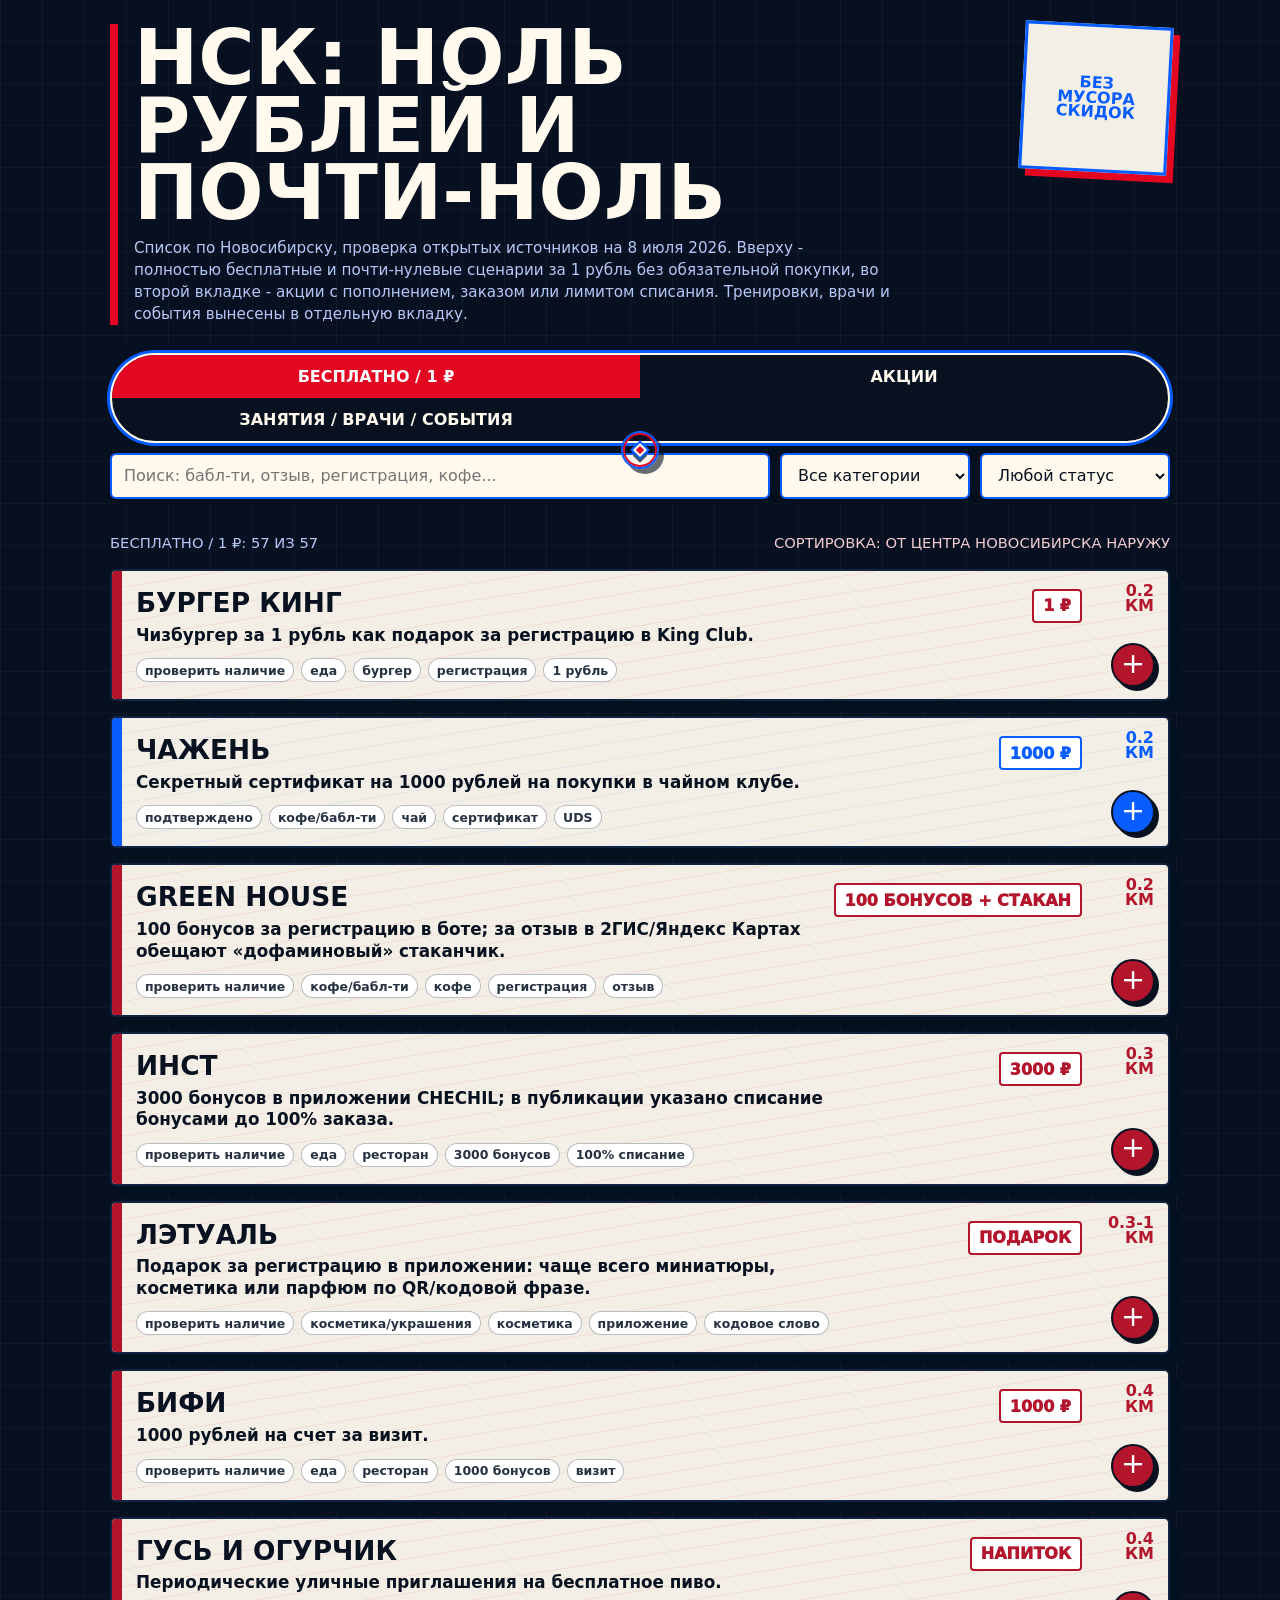
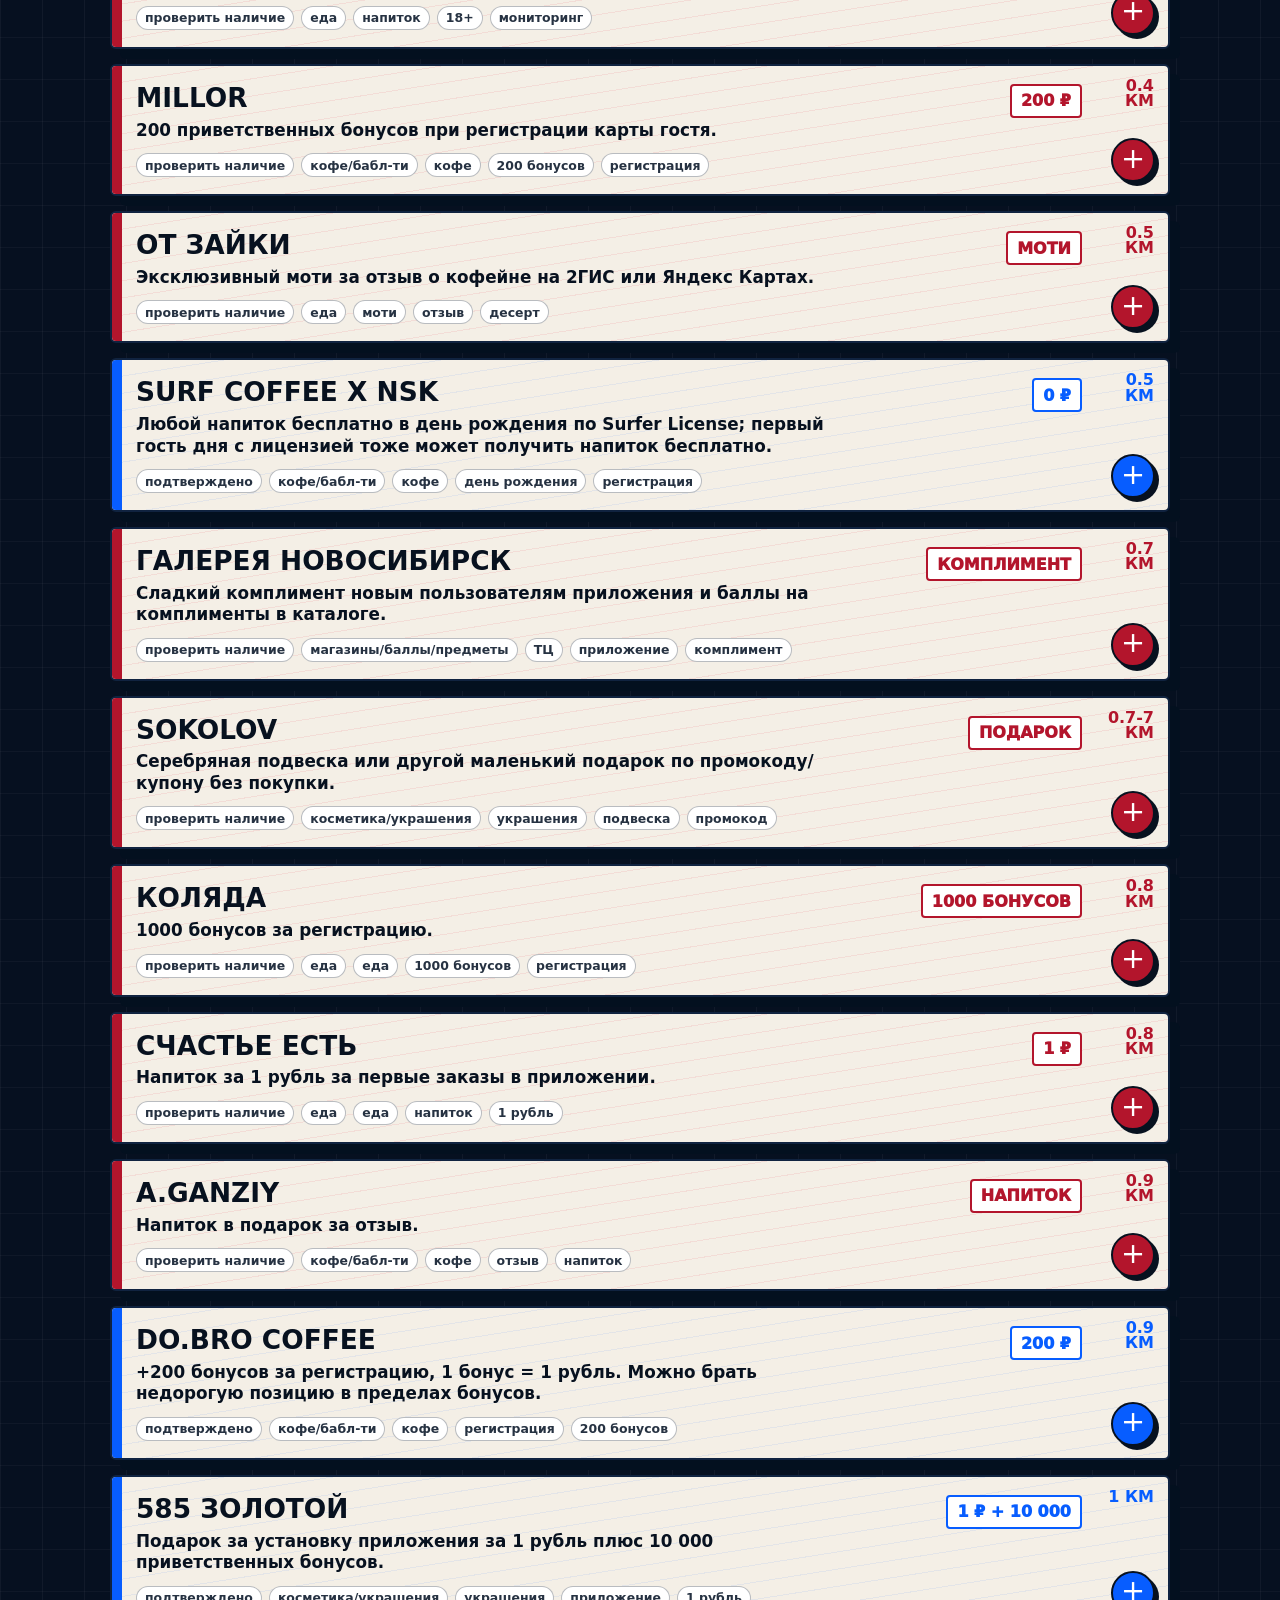
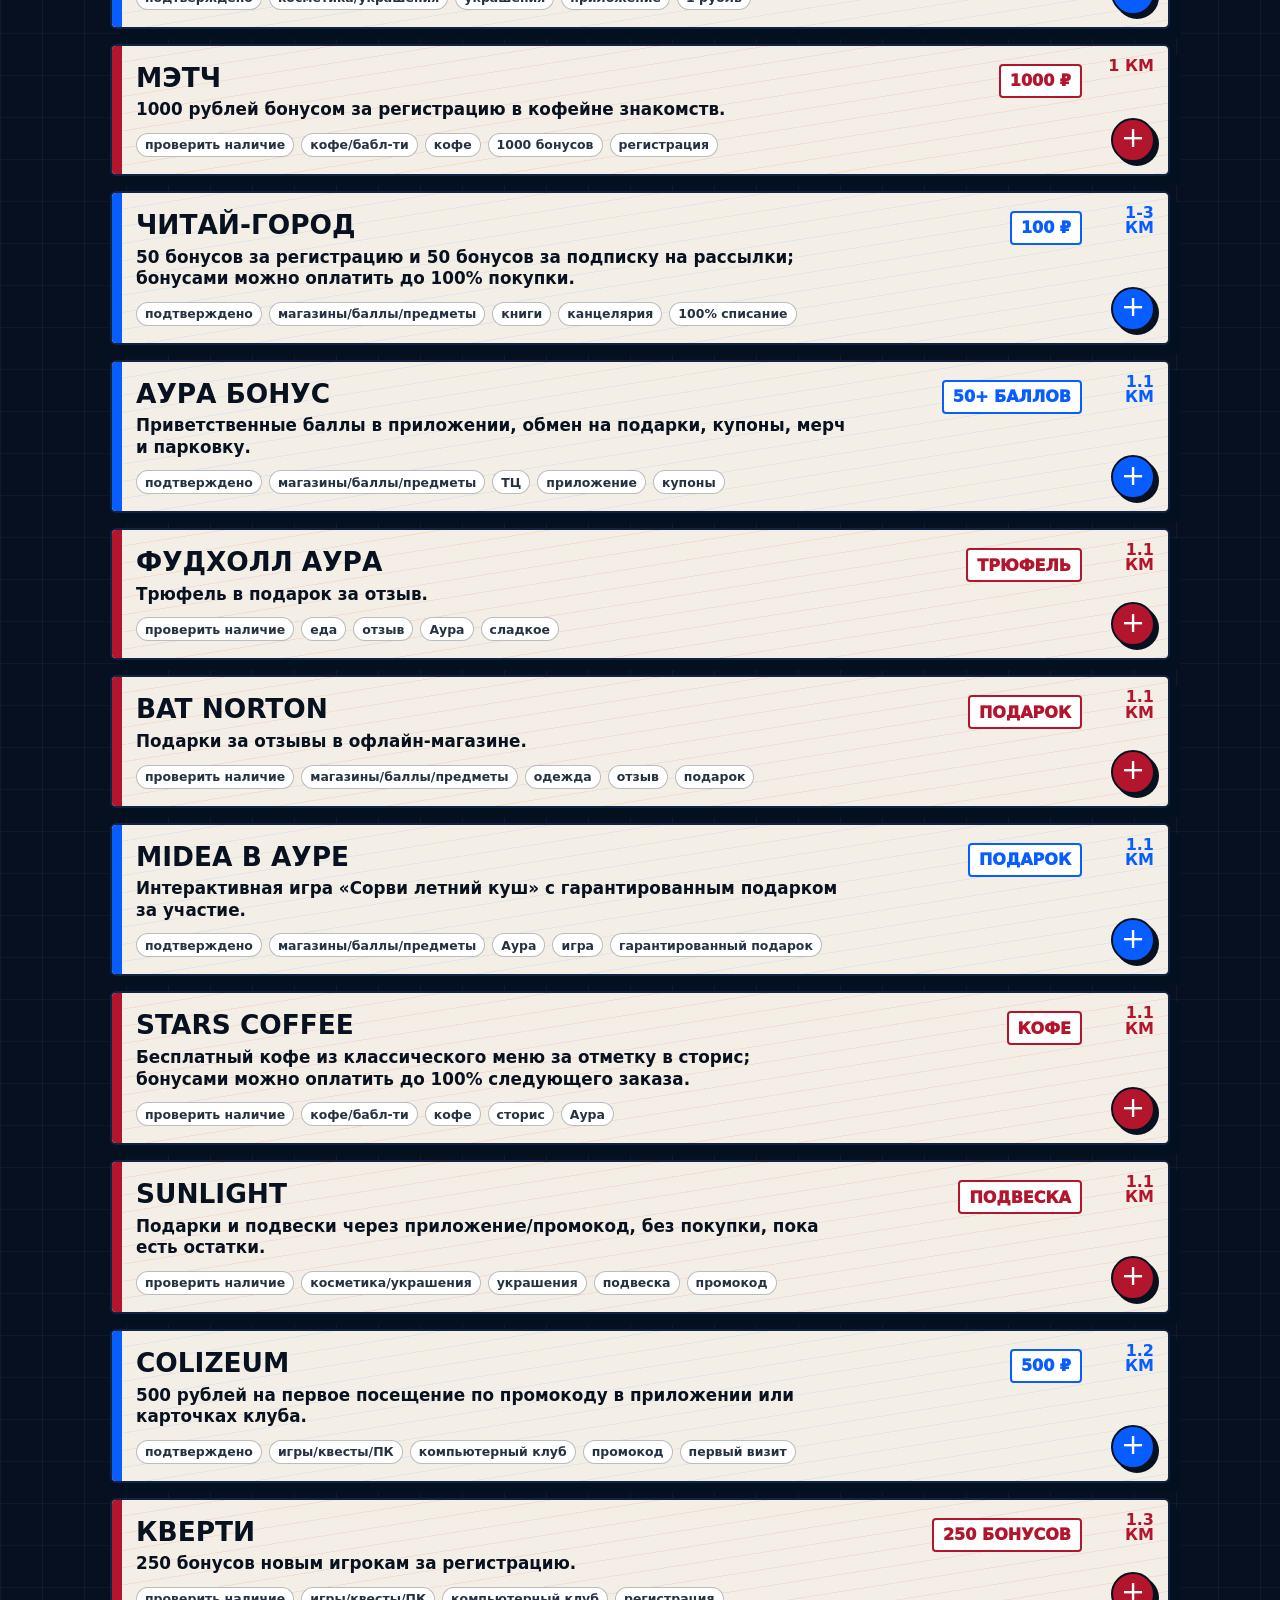
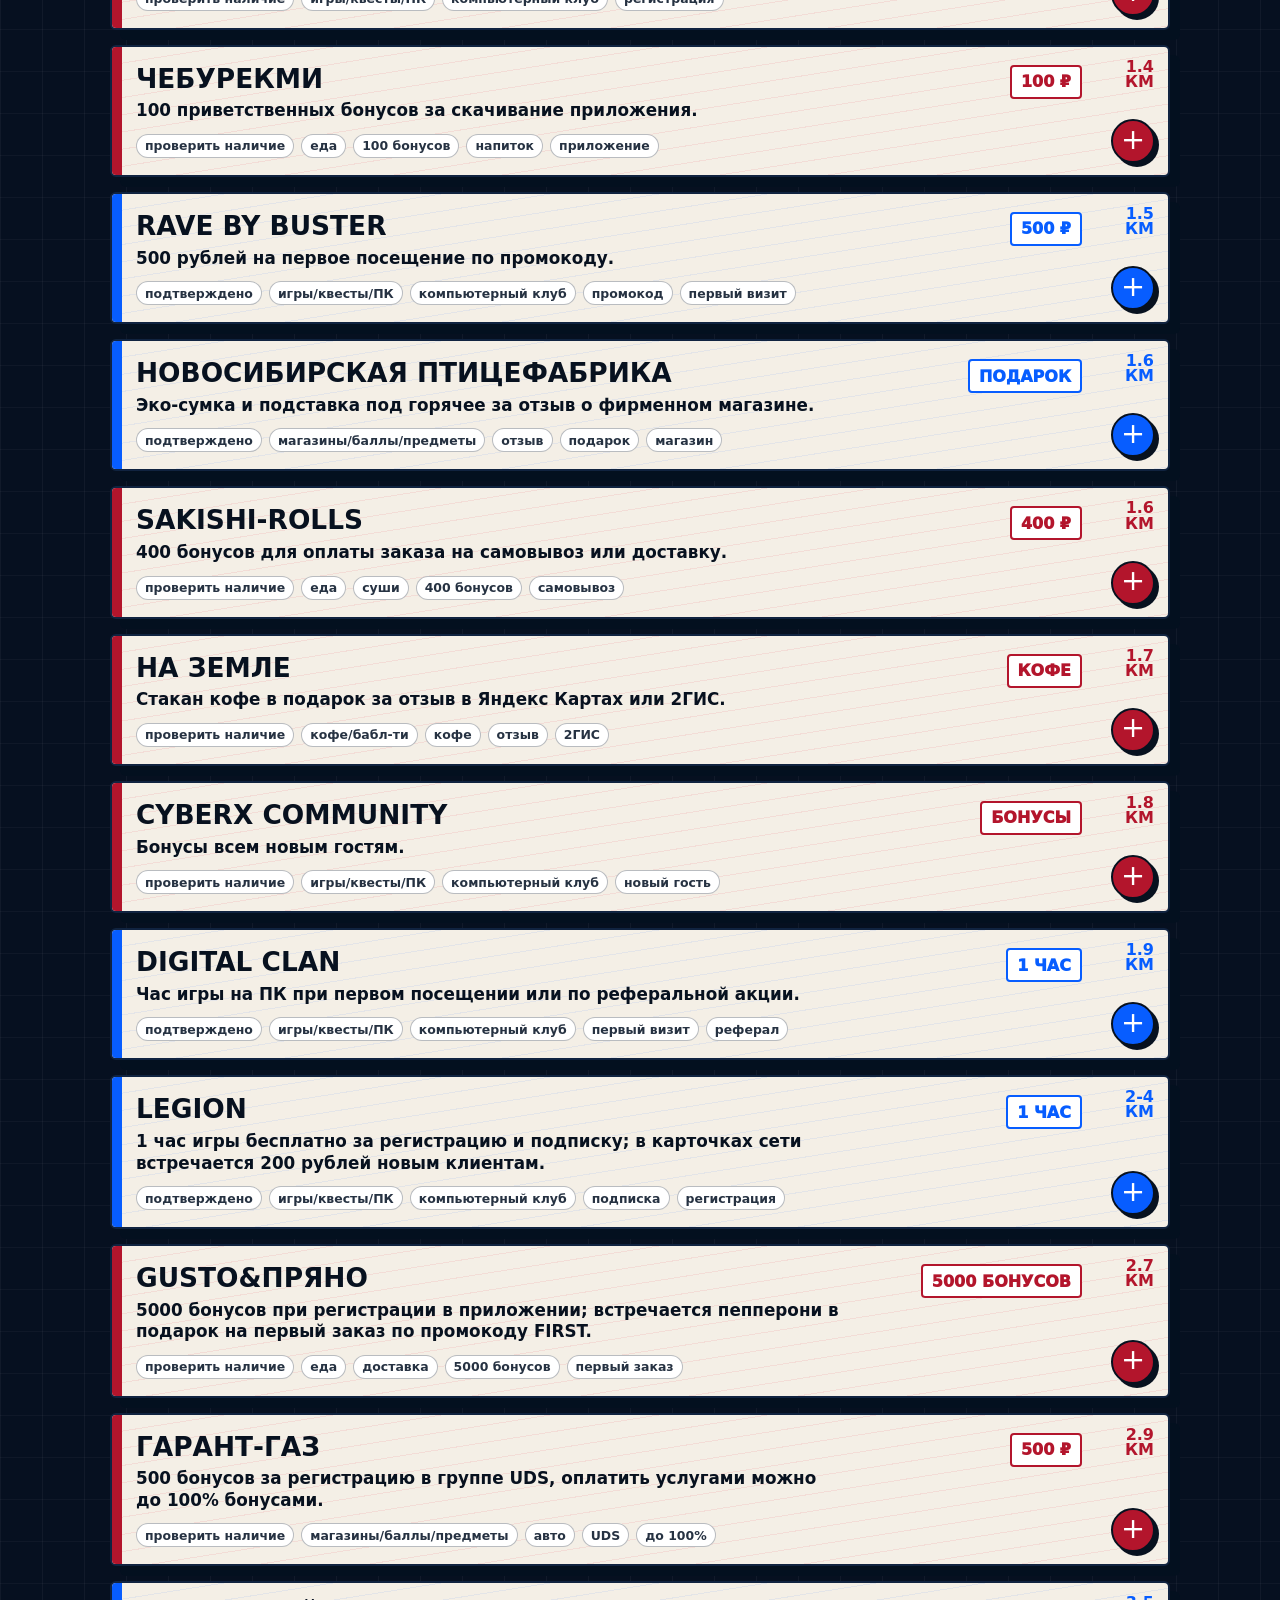
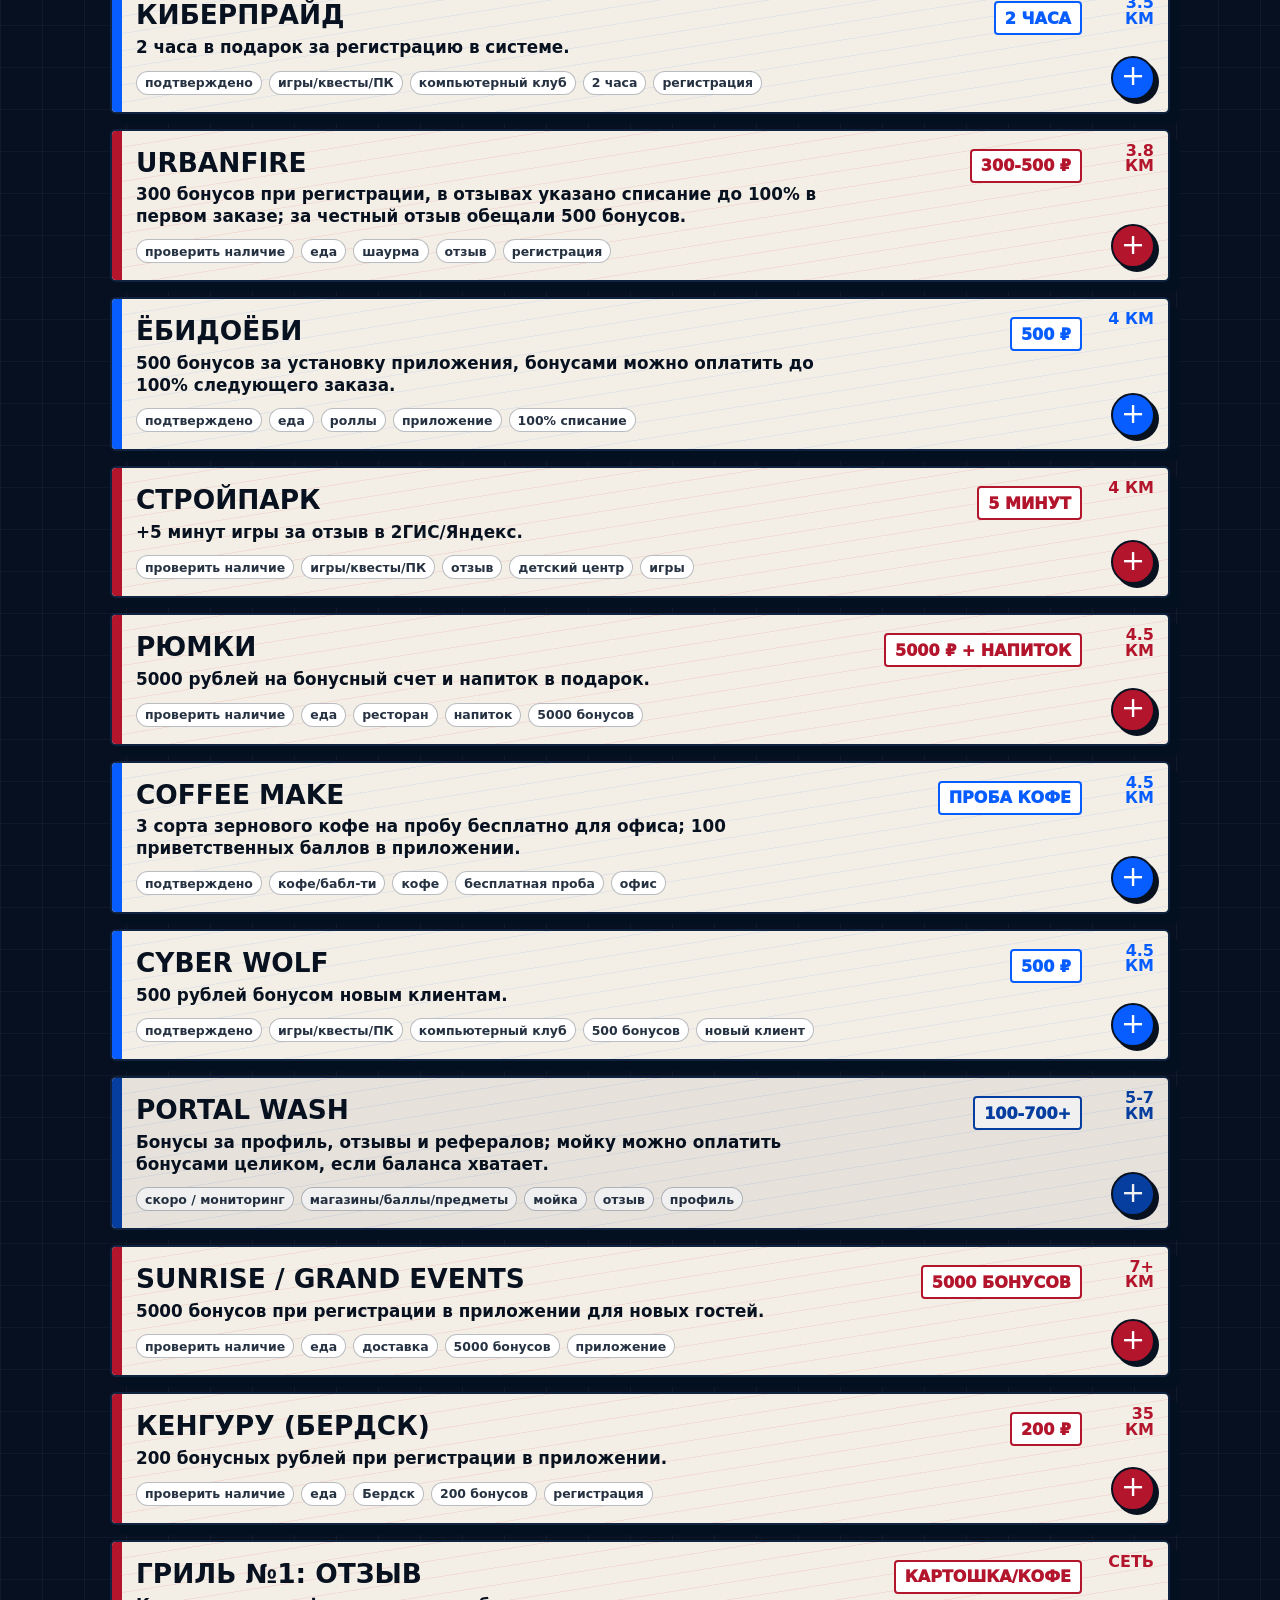
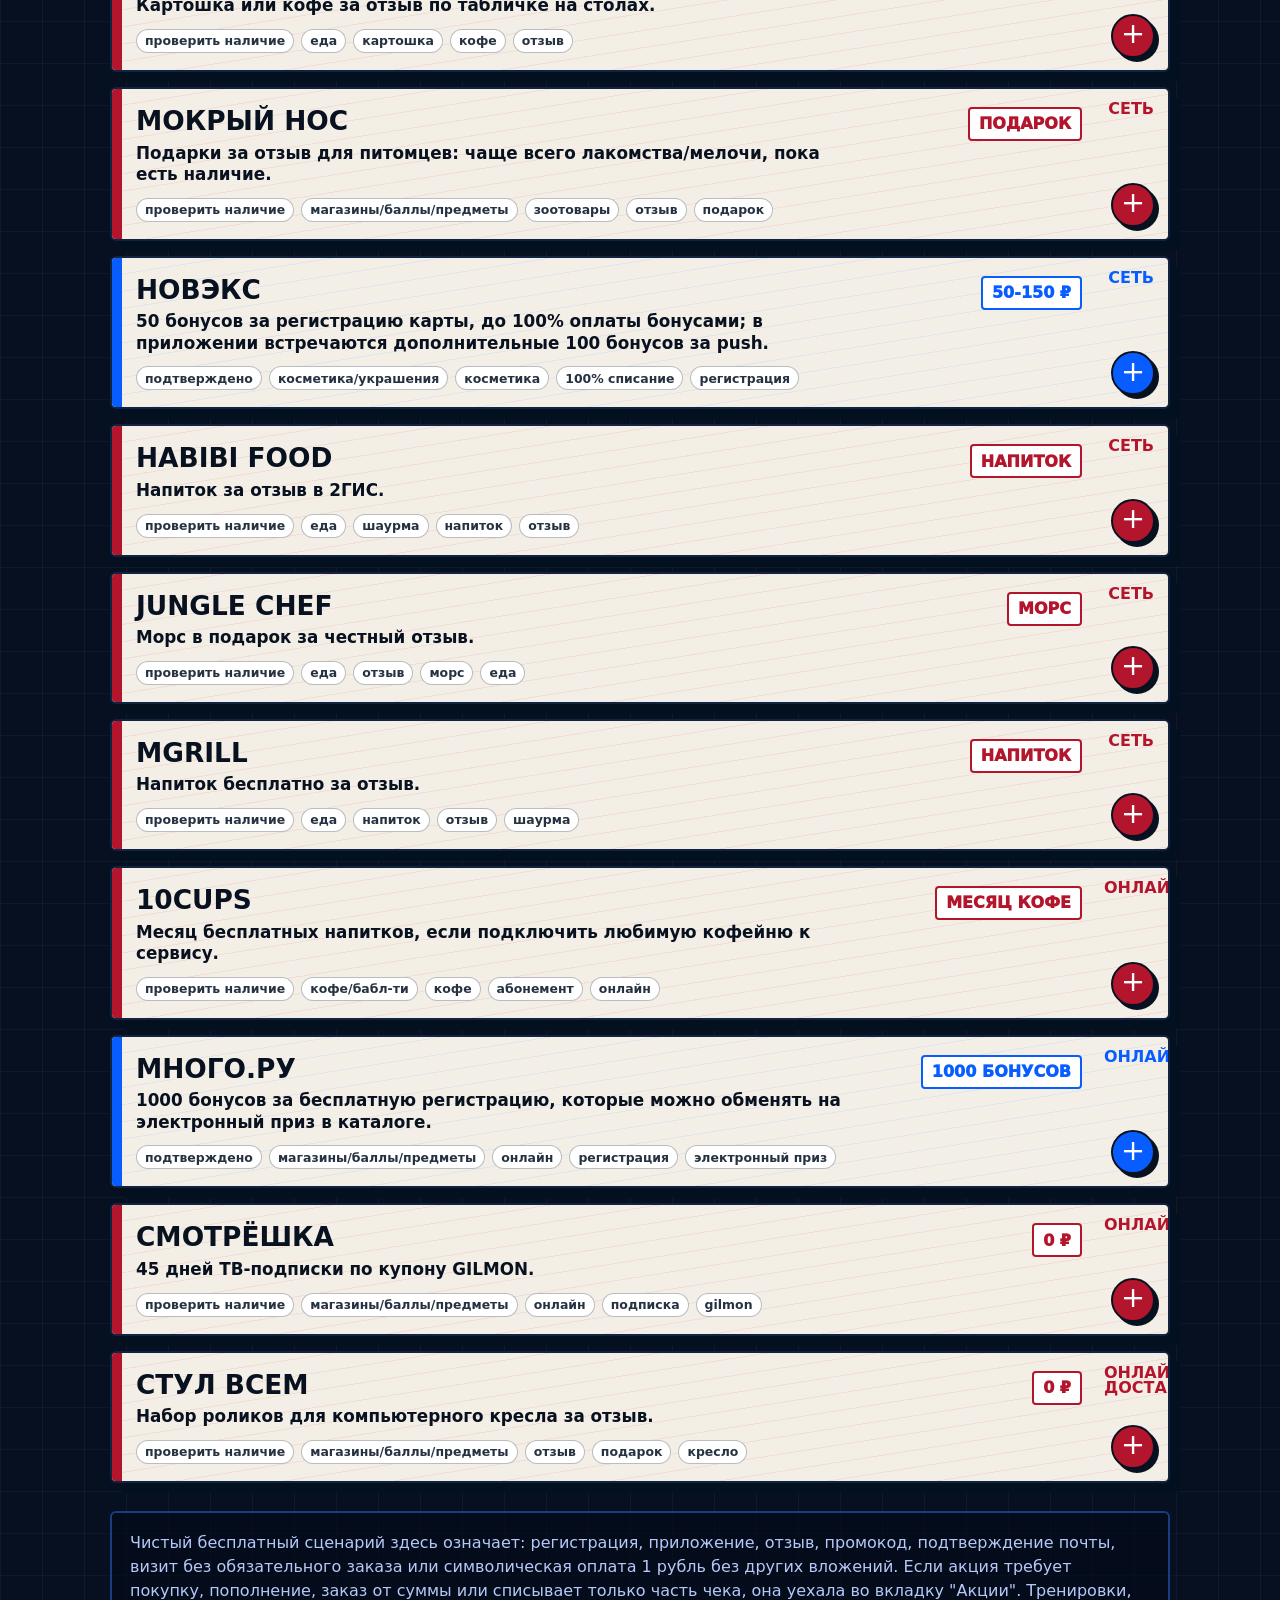
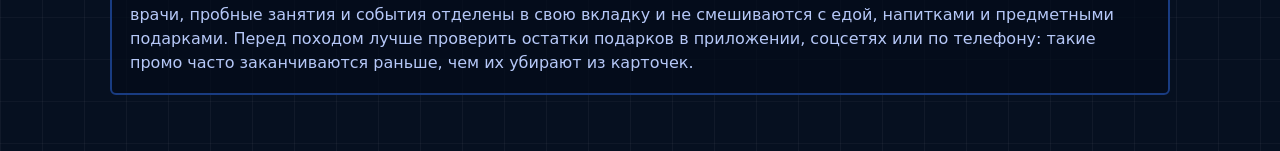
<file: index.html>
<!doctype html>
<html lang="ru">
<head>
  <meta charset="utf-8">
  <meta name="viewport" content="width=device-width, initial-scale=1">
  <title>НСК: бесплатные подарки и бонусные акции</title>
  <script>document.documentElement.classList.add("gate-pending");</script>
  <link rel="stylesheet" href="./gate.css">
  <style>
    :root {
      --ink: #07111f;
      --panel: #f4efe6;
      --paper: #fff9ee;
      --red: #e40722;
      --blue: #075dff;
      --blue-dark: #05215f;
      --muted: #687083;
      --line: #102340;
      --wash: #d9e5ff;
      --shadow: 10px 10px 0 #03101f;
      color-scheme: dark;
      font-family: Inter, ui-sans-serif, system-ui, -apple-system, BlinkMacSystemFont, "Segoe UI", sans-serif;
    }

    * {
      box-sizing: border-box;
    }

    html {
      min-height: 100%;
      background:
        linear-gradient(90deg, rgba(255, 255, 255, .045) 1px, transparent 1px) 0 0 / 42px 42px,
        linear-gradient(0deg, rgba(255, 255, 255, .035) 1px, transparent 1px) 0 0 / 42px 42px,
        #061020;
    }

    body {
      min-height: 100%;
      margin: 0;
      color: var(--paper);
    }

    button,
    input,
    select {
      font: inherit;
    }

    a {
      color: inherit;
    }

    @media (pointer: fine) {
      body.cursor-ready,
      body.cursor-ready * {
        cursor: none !important;
      }

      .cursor-core,
      .cursor-ring,
      .click-burst {
        position: fixed;
        left: 0;
        top: 0;
        pointer-events: none;
        z-index: 1000;
      }

      .cursor-core {
        width: 10px;
        height: 10px;
        border: 2px solid var(--paper);
        background: var(--red);
        box-shadow: 0 0 0 2px var(--blue), 4px 4px 0 rgba(3, 16, 31, .72);
        transform: translate3d(-50%, -50%, 0) rotate(45deg);
        transition: width .12s ease, height .12s ease, background .12s ease;
      }

      .cursor-ring {
        width: 38px;
        height: 38px;
        border: 2px solid var(--blue);
        border-radius: 50%;
        box-shadow: inset 0 0 0 2px var(--red), 5px 5px 0 rgba(3, 16, 31, .6);
        transform: translate3d(-50%, -50%, 0);
        transition: transform .1s ease, border-color .12s ease;
      }

      .cursor-core.is-down {
        width: 16px;
        height: 16px;
        background: var(--blue);
      }

      .cursor-ring.is-down {
        border-color: var(--red);
        transform: translate3d(-50%, -50%, 0) scale(.72);
      }

      .click-burst {
        width: 54px;
        height: 54px;
        border: 2px solid var(--paper);
        border-radius: 50%;
        box-shadow: inset 0 0 0 4px var(--red), 4px 4px 0 var(--blue);
        transform: translate3d(-50%, -50%, 0) scale(.42);
        animation: clickStamp .48s ease-out forwards;
      }

      .click-burst::before,
      .click-burst::after {
        content: "";
        position: absolute;
        left: 50%;
        top: 50%;
        width: 72px;
        height: 2px;
        background: var(--blue);
        transform: translate(-50%, -50%) rotate(22deg);
      }

      .click-burst::after {
        background: var(--red);
        transform: translate(-50%, -50%) rotate(-22deg);
      }
    }

    @keyframes clickStamp {
      0% {
        opacity: .9;
        transform: translate3d(-50%, -50%, 0) scale(.35) rotate(-9deg);
      }

      100% {
        opacity: 0;
        transform: translate3d(-50%, -50%, 0) scale(1.35) rotate(11deg);
      }
    }

    .page {
      width: min(1060px, calc(100% - 28px));
      margin: 0 auto;
      padding: 24px 0 56px;
    }

    .mast {
      display: grid;
      grid-template-columns: minmax(0, 1fr) auto;
      gap: 18px;
      align-items: end;
      margin-bottom: 18px;
      border-left: 8px solid var(--red);
      padding-left: 16px;
    }

    h1 {
      margin: 0;
      max-width: 760px;
      font-size: clamp(2.1rem, 6vw, 5.2rem);
      line-height: .88;
      letter-spacing: 0;
      text-transform: uppercase;
    }

    .meta {
      margin: 10px 0 0;
      max-width: 760px;
      color: #b6c8f8;
      font-size: .95rem;
      line-height: 1.45;
    }

    .stamp {
      align-self: start;
      display: grid;
      place-items: center;
      width: 148px;
      aspect-ratio: 1;
      border: 3px solid var(--blue);
      color: var(--blue);
      background: var(--panel);
      box-shadow: 7px 7px 0 var(--red);
      transform: rotate(3deg);
      text-align: center;
      text-transform: uppercase;
      font-weight: 900;
      line-height: .92;
      letter-spacing: 0;
    }

    .switchboard {
      position: sticky;
      top: 0;
      z-index: 20;
      display: grid;
      gap: 10px;
      padding: 10px 0 13px;
      background: linear-gradient(180deg, #061020 72%, rgba(6, 16, 32, 0));
    }

    .tabs {
      display: grid;
      grid-template-columns: 1fr 1fr;
      gap: 0;
      min-height: 56px;
      border: 2px solid var(--paper);
      border-radius: 999px;
      overflow: hidden;
      background: var(--ink);
      box-shadow: 0 0 0 3px var(--blue), 0 9px 0 #03101f;
    }

    .tab {
      border: 0;
      color: var(--paper);
      background: transparent;
      cursor: pointer;
      font-weight: 900;
      text-transform: uppercase;
      letter-spacing: 0;
      padding: 12px 16px;
      transition: background .16s ease, color .16s ease;
    }

    .tab[aria-selected="true"] {
      background: var(--red);
      color: white;
    }

    .controls {
      display: grid;
      grid-template-columns: minmax(0, 1fr) 190px 190px;
      gap: 10px;
    }

    .field {
      min-width: 0;
      border: 2px solid var(--blue);
      background: var(--paper);
      color: var(--ink);
      border-radius: 6px;
      min-height: 46px;
      padding: 0 12px;
      outline: none;
      box-shadow: 5px 5px 0 #03101f;
    }

    .field:focus {
      border-color: var(--red);
    }

    .ledger {
      display: grid;
      gap: 18px;
      margin-top: 22px;
    }

    .summary-line {
      display: flex;
      align-items: center;
      justify-content: space-between;
      gap: 12px;
      color: #b6c8f8;
      font-size: .92rem;
      text-transform: uppercase;
      letter-spacing: 0;
    }

    .sort-note {
      color: #f2cccf;
    }

    .cards {
      display: grid;
      gap: 15px;
    }

    .card {
      --accent: var(--blue);
      position: relative;
      min-height: 132px;
      color: var(--ink);
      background:
        repeating-linear-gradient(171deg, rgba(7, 93, 255, .07) 0 1px, transparent 1px 17px),
        var(--panel);
      border: 2px solid var(--line);
      border-radius: 6px;
      padding: 18px 70px 17px 24px;
      box-shadow: var(--shadow);
      overflow: hidden;
    }

    .card::before {
      content: "";
      position: absolute;
      inset: 0 auto 0 0;
      width: 10px;
      background: var(--accent);
    }

    .card::after {
      content: attr(data-distance);
      position: absolute;
      top: 12px;
      right: 14px;
      width: 50px;
      color: var(--accent);
      font-weight: 900;
      line-height: .95;
      text-align: right;
      text-transform: uppercase;
    }

    .card[data-status="verify"] {
      --accent: #b3152c;
      background:
        repeating-linear-gradient(171deg, rgba(228, 7, 34, .08) 0 1px, transparent 1px 17px),
        var(--panel);
    }

    .card[data-status="soon"] {
      --accent: #0741a8;
      opacity: .94;
    }

    .card-top {
      display: grid;
      grid-template-columns: minmax(0, 1fr) auto;
      gap: 16px;
      align-items: start;
      padding-right: 16px;
    }

    .name {
      margin: 0;
      font-size: clamp(1.22rem, 2.4vw, 1.65rem);
      line-height: 1.05;
      letter-spacing: 0;
      text-transform: uppercase;
    }

    .gift {
      margin: 8px 0 0;
      max-width: 710px;
      font-size: 1.05rem;
      line-height: 1.28;
      font-weight: 800;
    }

    .amount {
      display: inline-flex;
      align-items: center;
      min-height: 34px;
      padding: 5px 9px;
      border: 2px solid currentColor;
      color: var(--accent);
      background: #fff;
      border-radius: 4px;
      font-weight: 1000;
      text-transform: uppercase;
      white-space: nowrap;
    }

    .chips {
      display: flex;
      flex-wrap: wrap;
      gap: 7px;
      margin-top: 12px;
      padding-right: 4px;
    }

    .chip {
      display: inline-flex;
      align-items: center;
      min-height: 24px;
      padding: 3px 8px;
      border: 1px solid rgba(7, 17, 31, .28);
      border-radius: 999px;
      background: #fff;
      color: #263242;
      font-size: .78rem;
      font-weight: 800;
    }

    .more {
      position: absolute;
      right: 13px;
      bottom: 12px;
      width: 44px;
      height: 44px;
      display: grid;
      place-items: center;
      border: 2px solid var(--ink);
      border-radius: 50%;
      color: white;
      background: var(--accent);
      cursor: pointer;
      font-size: 1.8rem;
      line-height: 1;
      box-shadow: 4px 4px 0 var(--ink);
    }

    .more:focus-visible {
      outline: 3px solid var(--red);
      outline-offset: 3px;
    }

    .more span {
      transform: translateY(-2px);
    }

    .details {
      display: none;
      grid-template-columns: 1.1fr .9fr;
      gap: 14px;
      margin-top: 16px;
      padding-top: 14px;
      border-top: 2px solid rgba(7, 17, 31, .22);
      line-height: 1.42;
    }

    .card.open .details {
      display: grid;
    }

    .card.open .more span {
      transform: rotate(45deg) translate(-1px, -1px);
    }

    .detail-block {
      display: grid;
      gap: 7px;
    }

    .label {
      color: var(--blue-dark);
      font-weight: 1000;
      text-transform: uppercase;
      font-size: .76rem;
    }

    .detail-text {
      margin: 0;
      color: #17202c;
    }

    .links {
      display: flex;
      flex-wrap: wrap;
      gap: 8px;
      margin-top: 2px;
    }

    .link {
      display: inline-flex;
      align-items: center;
      min-height: 32px;
      padding: 5px 9px;
      color: white;
      background: var(--blue);
      border: 2px solid var(--ink);
      border-radius: 4px;
      text-decoration: none;
      font-weight: 900;
      box-shadow: 3px 3px 0 var(--ink);
    }

    .link:hover {
      background: var(--red);
    }

    .empty {
      padding: 28px;
      border: 2px dashed #6f86b5;
      color: #d9e5ff;
      text-align: center;
    }

    .foot {
      margin-top: 28px;
      padding: 18px;
      border: 2px solid #193c82;
      color: #b6c8f8;
      background: rgba(4, 12, 25, .72);
      border-radius: 6px;
      line-height: 1.5;
    }

    @media (max-width: 780px) {
      .page {
        width: min(100% - 18px, 1060px);
        padding-top: 14px;
      }

      .mast {
        grid-template-columns: 1fr;
      }

      .stamp {
        width: 108px;
        justify-self: end;
        margin-top: -16px;
      }

      .controls {
        grid-template-columns: 1fr;
      }

      .tabs {
        min-height: 50px;
      }

      .tab {
        padding: 10px 8px;
        font-size: .86rem;
      }

      .card {
        padding: 16px 58px 16px 18px;
      }

      .card-top {
        grid-template-columns: 1fr;
        gap: 8px;
      }

      .amount {
        justify-self: start;
      }

      .details {
        grid-template-columns: 1fr;
      }

      .summary-line {
        align-items: flex-start;
        flex-direction: column;
      }
    }
  </style>
</head>
<body>
  <main class="page">
    <header class="mast">
      <div>
        <h1>НСК: ноль рублей и почти-ноль</h1>
        <p class="meta">Список по Новосибирску, проверка открытых источников на 8 июля 2026. Вверху - полностью бесплатные и почти-нулевые сценарии за 1 рубль без обязательной покупки, во второй вкладке - акции с пополнением, заказом или лимитом списания. Тренировки, врачи и события вынесены в отдельную вкладку.</p>
      </div>
      <div class="stamp">без<br>мусора<br>скидок</div>
    </header>

    <section class="switchboard" aria-label="Переключение списка">
      <div class="tabs" role="tablist">
        <button class="tab" id="tab-free" role="tab" type="button" aria-selected="true" data-mode="free">Бесплатно / 1 ₽</button>
        <button class="tab" id="tab-deals" role="tab" type="button" aria-selected="false" data-mode="deals">Акции</button>
        <button class="tab" id="tab-activities" role="tab" type="button" aria-selected="false" data-mode="activities">Занятия / врачи / события</button>
      </div>
      <div class="controls">
        <input class="field" id="search" type="search" placeholder="Поиск: бабл-ти, отзыв, регистрация, кофе...">
        <select class="field" id="category">
          <option value="all">Все категории</option>
          <option value="beauty">Косметика и украшения</option>
          <option value="food">Еда и напитки</option>
          <option value="coffee">Кофе и бабл-ти</option>
          <option value="games">Игры, квесты и ПК</option>
          <option value="services">Магазины, баллы и предметы</option>
        </select>
        <select class="field" id="status">
          <option value="all">Любой статус</option>
          <option value="confirmed">Подтверждено</option>
          <option value="verify">Проверить наличие</option>
          <option value="soon">Скоро / мониторинг</option>
        </select>
      </div>
    </section>

    <section class="ledger">
      <div class="summary-line">
        <span id="counter"></span>
        <span class="sort-note">Сортировка: от центра Новосибирска наружу</span>
      </div>
      <div class="cards" id="cards"></div>
    </section>

    <footer class="foot">
      Чистый бесплатный сценарий здесь означает: регистрация, приложение, отзыв, промокод, подтверждение почты, визит без обязательного заказа или символическая оплата 1 рубль без других вложений. Если акция требует покупку, пополнение, заказ от суммы или списывает только часть чека, она уехала во вкладку "Акции". Тренировки, врачи, пробные занятия и события отделены в свою вкладку и не смешиваются с едой, напитками и предметными подарками. Перед походом лучше проверить остатки подарков в приложении, соцсетях или по телефону: такие промо часто заканчиваются раньше, чем их убирают из карточек.
    </footer>
  </main>

  <script>
    const items = [
      {
        mode: "free",
        name: "ЛЭТУАЛЬ",
        gift: "Подарок за регистрацию в приложении: чаще всего миниатюры, косметика или парфюм по QR/кодовой фразе.",
        amount: "подарок",
        category: "beauty",
        status: "verify",
        distance: "0.3-1 км",
        address: "Ближайшие точки к центру: Красный проспект, 25; ТРЦ Аура, Военная, 5; другие филиалы по городу.",
        conditions: "Установить приложение ЛЭТУАЛЬ, зарегистрироваться, открыть подарок/QR и показать на кассе. Кодовое слово и набор подарков меняются, поэтому перед визитом проверяй их Instagram/Threads или приложение.",
        note: "Полностью бесплатно, если подарок есть в наличии и точка участвует. Один подарок на нового пользователя.",
        links: [
          ["пост с подарком", "https://www.instagram.com/reel/DaDkceNKTIw/"],
          ["сайт", "https://www.letu.ru/"]
        ],
        tags: ["косметика", "приложение", "кодовое слово"]
      },
      {
        mode: "free",
        name: "DO.BRO Coffee",
        gift: "+200 бонусов за регистрацию, 1 бонус = 1 рубль. Можно брать недорогую позицию в пределах бонусов.",
        amount: "200 ₽",
        category: "coffee",
        status: "confirmed",
        distance: "0.9 км",
        address: "Центральные точки: Красный проспект, 33; также Дуси Ковальчук, 242 и Гурьевская, 177/1.",
        conditions: "Скачать приложение DO.BRO, зарегистрироваться, получить 200 бонусов на счет и списать на напиток/еду. В карточках указано, что бонусы можно потратить на первую покупку.",
        note: "Возможен полностью бесплатный сценарий на позиции до 200 рублей, но лимит списания лучше проверить в приложении или у бариста.",
        links: [
          ["приложение/промо", "https://dobro.net.ru/"],
          ["карта", "https://yandex.ru/maps/org/do_bro_kofe/118316351560/"]
        ],
        tags: ["кофе", "регистрация", "200 бонусов"]
      },
      {
        mode: "free",
        name: "Аура Бонус",
        gift: "Приветственные баллы в приложении, обмен на подарки, купоны, мерч и парковку.",
        amount: "50+ баллов",
        category: "services",
        status: "confirmed",
        distance: "1.1 км",
        address: "ТРЦ Аура, ул. Военная, 5.",
        conditions: "Установить приложение Аура/Planeta Mall, зарегистрироваться и выполнить доступные задания. Официальная страница сейчас указывает 50 приветственных баллов; в приложении могут быть дополнительные баллы за подтверждения и активности.",
        note: "Полностью бесплатно, если в каталоге есть подарок или купон по твоему балансу.",
        links: [
          ["условия", "https://aura.planeta-mall.ru/promo/aura-bonus"]
        ],
        tags: ["ТЦ", "приложение", "купоны"]
      },
      {
        mode: "free",
        name: "SUNLIGHT",
        gift: "Подарки и подвески через приложение/промокод, без покупки, пока есть остатки.",
        amount: "подвеска",
        category: "beauty",
        status: "verify",
        distance: "1.1 км",
        address: "Ближайшие магазины: Аура, Галерея, Ройял Парк и другие ТЦ.",
        conditions: "Зарегистрироваться в приложении SUNLIGHT или взять бесплатный купон/промокод на агрегаторе. Показать код на кассе. Обычно нужен телефон и один подарок на участника.",
        note: "Перед походом проверь, что конкретный промокод активен и что подарок есть в выбранном магазине.",
        links: [
          ["SUNLIGHT", "https://sunlight.net/superstar/"],
          ["Boombate НСК", "https://nsk.boombate.com/"],
          ["Gilmon купон", "https://gilmon.ru/promocode/sunlight_10"]
        ],
        tags: ["украшения", "подвеска", "промокод"]
      },
      {
        mode: "free",
        name: "SOKOLOV",
        gift: "Серебряная подвеска или другой маленький подарок по промокоду/купону без покупки.",
        amount: "подарок",
        category: "beauty",
        status: "verify",
        distance: "0.7-7 км",
        address: "Магазины SOKOLOV в Галерее, Ауре, МЕГЕ и других ТЦ Новосибирска.",
        conditions: "Найти активный купон SOKOLOV на бесплатный подарок, получить код и показать его на кассе. Обычно нужен номер телефона, один подарок на участника и наличие подарков в конкретном магазине.",
        note: "Добавлено как проверяемый купонный сценарий: перед поездкой обязательно открыть купон и позвонить в выбранный магазин, потому что такие промо быстро заканчиваются.",
        links: [
          ["SOKOLOV", "https://sokolov.ru/"],
          ["GILMON НСК", "https://novosibirsk.gilmon.ru/"],
          ["Boombate НСК", "https://nsk.boombate.com/"]
        ],
        tags: ["украшения", "подвеска", "промокод"]
      },
      {
        mode: "free",
        name: "COLIZEUM",
        gift: "500 рублей на первое посещение по промокоду в приложении или карточках клуба.",
        amount: "500 ₽",
        category: "games",
        status: "confirmed",
        distance: "1.2 км",
        address: "Ближайшие филиалы: Каменская, 78/1; Ленина, 84; Ройял Парк; Кирова, 108; Карла Маркса, 30.",
        conditions: "Зарегистрироваться как новый гость, скачать приложение COLIZEUM и активировать промокод вроде COLIZEUMAPP. В некоторых карточках встречается 2GISCOLIZEUM.",
        note: "Промо может быть привязано к конкретному клубу. Уточни у администратора до посадки за ПК.",
        links: [
          ["официально", "https://colizeumarena.com/"],
          ["COLIZEUM Apelsin", "https://langame.ru/799447949_computerniy_club_colizeum-apelsin_novosibirsk"],
          ["COLIZEUM Royal Park", "https://langame.ru/799452184_computerniy_club_colizeum-roiyal-park_novosibirsk"]
        ],
        tags: ["компьютерный клуб", "промокод", "первый визит"]
      },
      {
        mode: "free",
        name: "КВЕРТИ",
        gift: "250 бонусов новым игрокам за регистрацию.",
        amount: "250 бонусов",
        category: "games",
        status: "verify",
        distance: "1.3 км",
        address: "Ул. Максима Горького, 51.",
        conditions: "Зарегистрироваться новым игроком. В актуальных карточках клуба встречается промо на 250 бонусов для новых игроков.",
        note: "Перед визитом лучше написать клубу: сумма небольшая, важно понять тариф и хватит ли на полноценную сессию.",
        links: [
          ["Langame", "https://langame.ru/799456862_computerniy_club_kverti_novosibirsk"]
        ],
        tags: ["компьютерный клуб", "регистрация"]
      },
      {
        mode: "free",
        name: "Rave by Buster",
        gift: "500 рублей на первое посещение по промокоду.",
        amount: "500 ₽",
        category: "games",
        status: "confirmed",
        distance: "1.5 км",
        address: "Железнодорожная, 22.",
        conditions: "Новый пользователь, регистрация, промокод из карточки/карт. Встречались коды 2GISRAVE и YANDRAVE.",
        note: "Промокод лучше проверять в 2ГИС/Яндекс перед визитом: такие коды могут обновляться.",
        links: [
          ["сайт", "https://ravebybuster.ru/novosibirsk"]
        ],
        tags: ["компьютерный клуб", "промокод", "первый визит"]
      },
      {
        mode: "free",
        name: "Новосибирская птицефабрика",
        gift: "Эко-сумка и подставка под горячее за отзыв о фирменном магазине.",
        amount: "подарок",
        category: "services",
        status: "confirmed",
        distance: "1.6 км",
        address: "Ближайшая точка: Красноярская, 34. Есть много фирменных магазинов по городу.",
        conditions: "Оставить честный отзыв в 2ГИС о фирменном магазине и сообщить компании через форму/сообщение.",
        note: "Акция опубликована давно, но висит в разделе акций. Наличие подарков лучше уточнить перед визитом.",
        links: [
          ["акция", "https://www.nskpf.ru/sales/nam-vajno-vashe-mnenie/"],
          ["магазины", "https://www.nskpf.ru/stores/"]
        ],
        tags: ["отзыв", "подарок", "магазин"]
      },
      {
        mode: "free",
        name: "CyberX Community",
        gift: "Бонусы всем новым гостям.",
        amount: "бонусы",
        category: "games",
        status: "verify",
        distance: "1.8 км",
        address: "Красный проспект, 81.",
        conditions: "Зарегистрироваться как новый гость. В карточках клуба указано, что новым гостям дарят бонусы, но размер и лимит списания публично не раскрыты.",
        note: "Это кандидат на бесплатный визит, но условия нужно уточнить у администратора.",
        links: [
          ["Langame", "https://langame.ru/799453318_computerniy_club_cyberx-community_novosibirsk"],
          ["Яндекс Карты", "https://yandex.ru/maps/org/cyberx_community/82132127266/"]
        ],
        tags: ["компьютерный клуб", "новый гость"]
      },
      {
        mode: "free",
        name: "Legion",
        gift: "1 час игры бесплатно за регистрацию и подписку; в карточках сети встречается 200 рублей новым клиентам.",
        amount: "1 час",
        category: "games",
        status: "confirmed",
        distance: "2-4 км",
        address: "Ближайшие филиалы: Гоголя, 15; Кропоткина, 271; Красных Зорь, 1/2. Подтвержденная акция с 1 часом была по Кропоткина.",
        conditions: "Пройти регистрацию в клубе, подписаться на группу и показать администратору. По 2ГИС у сети также заявлены 200 рублей на баланс новым клиентам.",
        note: "Филиалы могут отличаться по условиям, уточни конкретную точку.",
        links: [
          ["акция", "https://langame.ru/799452013_computerniy_club_legion_novosibirsk"]
        ],
        tags: ["компьютерный клуб", "подписка", "регистрация"]
      },
      {
        mode: "free",
        name: "КиберПрайд",
        gift: "2 часа в подарок за регистрацию в системе.",
        amount: "2 часа",
        category: "games",
        status: "confirmed",
        distance: "3.5 км",
        address: "Бориса Богаткова, 201/1; Блюхера, 71В.",
        conditions: "Зарегистрироваться в системе клуба. Официальный FAQ пишет, что бонусы можно использовать для оплаты аренды компьютера до 100% при бронировании через приложение.",
        note: "Одна из самых чистых бесплатных находок: прямо указан бонус новичка.",
        links: [
          ["официально", "https://kiberpride.ru/goroda/novosibirsk/"]
        ],
        tags: ["компьютерный клуб", "2 часа", "регистрация"]
      },
      {
        mode: "free",
        name: "UrbanFire",
        gift: "300 бонусов при регистрации, в отзывах указано списание до 100% в первом заказе; за честный отзыв обещали 500 бонусов.",
        amount: "300-500 ₽",
        category: "food",
        status: "verify",
        distance: "3.8 км",
        address: "Проспект Карла Маркса, 51.",
        conditions: "Зарегистрироваться в программе лояльности, получить бонусы и выбрать позицию, которую можно закрыть бонусами. Для отзывной акции - честный отзыв на Яндекс Картах по условиям их Instagram.",
        note: "В отзывах гостей есть подтверждение 300 бонусов и 100% списания. Перед заказом проверь у кассира текущий лимит.",
        links: [
          ["Яндекс Карты", "https://yandex.ru/maps/org/urbanfire/110122224570/"],
          ["2ГИС отзывы", "https://2gis.ru/novosibirsk/firm/70000001106064483/tab/reviews"]
        ],
        tags: ["шаурма", "отзыв", "регистрация"]
      },
      {
        mode: "free",
        name: "Ёбидоёби",
        gift: "500 бонусов за установку приложения, бонусами можно оплатить до 100% следующего заказа.",
        amount: "500 ₽",
        category: "food",
        status: "confirmed",
        distance: "4 км",
        address: "Ближайшие к центру: Селезнева, 36/1; Титова, 33; Кирова, 225; Сибиряков-Гвардейцев, 60; Объединения, 100/6.",
        conditions: "Установить приложение, зарегистрироваться и получить 500 бонусов. Для нулевого чека выбирать самовывоз и позицию до 500 рублей. Встречалась отдельная акция +500 за оценку приложения.",
        note: "Смотри минимальную сумму заказа и доставку. Для чистого нуля чаще всего нужен самовывоз.",
        links: [
          ["сайт НСК", "https://novosibirsk.yobidoyobi.ru/"],
          ["Instagram акция", "https://www.instagram.com/p/DaNtA_dIjuX/"]
        ],
        tags: ["роллы", "приложение", "100% списание"]
      },
      {
        mode: "free",
        name: "СтройПарк",
        gift: "+5 минут игры за отзыв в 2ГИС/Яндекс.",
        amount: "5 минут",
        category: "games",
        status: "verify",
        distance: "4 км",
        address: "Ул. Владимира Заровного, 32, ТРЦ Европа.",
        conditions: "Оставить честный отзыв о посещении и показать администратору. Это скорее добавка ко времени, а не отдельный полноценный поход.",
        note: "Подходит как маленький бонус, если все равно рядом.",
        links: [
          ["Instagram", "https://www.instagram.com/stroipark_nsk54/"]
        ],
        tags: ["отзыв", "детский центр", "игры"]
      },
      {
        mode: "free",
        name: "Coffee Make",
        gift: "3 сорта зернового кофе на пробу бесплатно для офиса; 100 приветственных баллов в приложении.",
        amount: "проба кофе",
        category: "coffee",
        status: "confirmed",
        distance: "4.5 км",
        address: "Ватутина, 4. Формат больше B2B/офисный.",
        conditions: "Оставить заявку на бесплатную пробу кофе для офиса. Параллельно у них есть приложение со 100 приветственными баллами.",
        note: "Чисто бесплатно, но подходит в первую очередь юридическим лицам и офисам.",
        links: [
          ["сайт", "https://xn--80ahdbtge1a8c.xn--p1ai/"]
        ],
        tags: ["кофе", "бесплатная проба", "офис"]
      },
      {
        mode: "free",
        name: "Helix",
        gift: "Приветственные бонусы в лабораторной программе, отдельные услуги можно закрывать бонусами до 100%.",
        amount: "350 бонусов",
        category: "activities",
        status: "verify",
        distance: "сеть",
        address: "Много лабораторных центров в Новосибирске.",
        conditions: "Зарегистрироваться в программе лояльности. Если выбранная услуга стоит в пределах бонусов и не добавляются обязательные сборы, возможен нулевой чек.",
        note: "Медицинские услуги лучше выбирать по необходимости, а не ради бонуса. Уточни на кассе стоимость взятия материала.",
        links: [
          ["акции", "https://helix.ru/novosibirsk/promotions"]
        ],
        tags: ["медицина", "бонусы", "проверить"]
      },
      {
        mode: "free",
        name: "Portal Wash",
        gift: "Бонусы за профиль, отзывы и рефералов; мойку можно оплатить бонусами целиком, если баланса хватает.",
        amount: "100-700+",
        category: "services",
        status: "soon",
        distance: "5-7 км",
        address: "Точки Новосибирска заявлялись на Широкой, 38 к4 и Троллейной, 130а.",
        conditions: "100 бонусов за заполнение профиля, 150 за отзыв на площадке, 100 за реферала. Условия требуют оплаты мойки бонусами только целиком, не частично.",
        note: "По карточкам часть точек открывалась в июле. Сначала проверь, что мойка уже работает.",
        links: [
          ["правила промо", "https://portalwash.ru/pravila_promo"],
          ["Новосибирск", "https://portalwash.ru/novosibirsk"]
        ],
        tags: ["мойка", "отзыв", "профиль"]
      },

      {
        mode: "free",
        name: "585 Золотой",
        gift: "Подарок за установку приложения за 1 рубль плюс 10 000 приветственных бонусов.",
        amount: "1 ₽ + 10 000",
        category: "beauty",
        status: "confirmed",
        distance: "1 км",
        address: "Магазины в крупных ТЦ Новосибирска, включая центральные моллы.",
        conditions: "Установить приложение, получить персональный код на подарок, показать его на кассе. Новым участникам начисляют 10 000 бонусов; ими можно оплатить до 40% золота и серебра.",
        note: "Почти нулевой сценарий: сам подарок официально за 1 рубль, без обязательной покупки. Бонусы отдельно, их списание ограничено правилами клуба.",
        links: [
          ["условия", "https://www.585zolotoy.ru/get-mobile-app-and-get-reward/"]
        ],
        tags: ["украшения", "приложение", "1 рубль"]
      },
      {
        mode: "deals",
        name: "PIMS",
        gift: "300 бонусов на первый PIMS, плюс периодические стикеры/подарки на открытиях.",
        amount: "300 бонусов",
        category: "coffee",
        status: "verify",
        distance: "1.1 км",
        address: "Аура, Военная, 5; Галерея, Гоголя, 13; другие точки.",
        conditions: "Оформить бонусную карту/профиль. 2ГИС показывал акцию 300 бонусов на первый PIMS с датами 15.12.2025-30.06.2026, поэтому после 7 июля нужно проверять продление в приложении или у бариста.",
        note: "Сюда же: у PIMS по опубликованным условиям бонусами можно оплатить до 30% чека, поэтому это не чистый ноль.",
        links: [
          ["2ГИС поиск", "https://2gis.ru/novosibirsk/search/%D0%A2%D0%BE%D1%87%D0%BA%D0%B8%20%D0%B1%D0%B5%D0%B7%D0%B0%D0%BB%D0%BA%D0%BE%D0%B3%D0%BE%D0%BB%D1%8C%D0%BD%D1%8B%D1%85%20%D0%BD%D0%B0%D0%BF%D0%B8%D1%82%D0%BA%D0%BE%D0%B2/rubricId/112656"],
          ["PIMS Аура", "https://aura.planeta-mall.ru/events/110698"]
        ],
        tags: ["бабл-ти", "регистрация", "проверить"]
      },
      {
        mode: "deals",
        name: "MEPS bubble tea",
        gift: "Купи 7 напитков, получи 8-й бесплатно.",
        amount: "8-й бесплатно",
        category: "coffee",
        status: "confirmed",
        distance: "0.2 км",
        address: "Ленина, 3; Мичурина, 12; Красный проспект, 28; ТРЦ Аура; Первомайский сквер; Академгородок и др.",
        conditions: "Покупать напитки по программе MEPS и собрать 7 отметок/покупок. Восьмой напиток бесплатно.",
        note: "Это акция, но не бесплатная с нуля: сначала нужны 7 покупок.",
        links: [
          ["сайт", "https://mepstea.ru/"],
          ["2ГИС филиалы", "https://2gis.ru/novosibirsk/branches/70000001067048096"]
        ],
        tags: ["бабл-ти", "8-й бесплатно", "напитки"]
      },
      {
        mode: "deals",
        name: "Milu",
        gift: "10% на bubble tea для подписчиков, периодические акции у точек.",
        amount: "10%",
        category: "coffee",
        status: "confirmed",
        distance: "1.3 км",
        address: "Красный проспект, 49; фудтрак у метро Студенческая; ТРК Эдем, Кутателадзе, 4/4.",
        conditions: "Подписаться на страницу Milu, заказать напиток и показать подписку кассиру.",
        note: "Это именно акция, не подарок: нужна покупка напитка.",
        links: [
          ["Instagram", "https://www.instagram.com/milutea/"]
        ],
        tags: ["бабл-ти", "подписка", "скидка"]
      },
      {
        mode: "deals",
        name: "Harucha",
        gift: "Акции и спецпредложения через точки и доставку; сеть с несколькими точками в центре.",
        amount: "акции",
        category: "coffee",
        status: "verify",
        distance: "0.2 км",
        address: "Ленина, 3; Ленина, 10; Галерея, Гоголя, 13; Карла Маркса, 47; Владимира Заровного, 34.",
        conditions: "Следить за приложением/соцсетями и карточками доставки. Бесплатной регистрации не нашел, но сеть часто попадает в промо по bubble tea.",
        note: "Оставил как точку мониторинга по бабл-ти в НСК.",
        links: [
          ["сайт", "https://harucha.ru/"]
        ],
        tags: ["бабл-ти", "мониторинг", "центр"]
      },
      {
        mode: "deals",
        name: "One Price Coffee",
        gift: "100 приветственных прайсов за регистрацию в приложении.",
        amount: "100 ₽",
        category: "coffee",
        status: "confirmed",
        distance: "0.6 км",
        address: "Вокзальная магистраль, 2; площадь Карла Маркса, 5/1; Красный проспект, 188.",
        conditions: "Скачать приложение, зарегистрироваться и получить 100 прайсов. По правилам приветственными бонусами можно оплатить до 30% покупки в течение 10 дней.",
        note: "Не бесплатный сценарий из-за лимита 30%.",
        links: [
          ["правила", "https://onepricecoffee.com/offer/"],
          ["2ГИС филиалы", "https://2gis.ru/novosibirsk/branches/70000001093361130"]
        ],
        tags: ["кофе", "регистрация", "30%"]
      },
      {
        mode: "deals",
        name: "COFFEESHOP Company",
        gift: "200 приветственных бонусов, 1 бонус = 1 рубль.",
        amount: "200 ₽",
        category: "coffee",
        status: "verify",
        distance: "центр",
        address: "Тихий центр и другие точки COFFEESHOP Company в Новосибирске.",
        conditions: "Установить приложение/карту лояльности COFFEESHOP Company, зарегистрироваться и получить приветственные бонусы.",
        note: "Лимит списания в открытых карточках не нашел, поэтому держу в акциях до проверки у бариста.",
        links: [
          ["Instagram промо", "https://www.instagram.com/p/DaNRFgtNAGe/"]
        ],
        tags: ["кофе", "200 бонусов", "проверить лимит"]
      },
      {
        mode: "deals",
        name: "Coffee Like",
        gift: "500 приветственных бонусов при регистрации в программе.",
        amount: "500 ₽",
        category: "coffee",
        status: "confirmed",
        distance: "сеть",
        address: "Сеть кофе-баров по Новосибирску.",
        conditions: "Зарегистрироваться в приложении или на точке. По правилам программы максимальная оплата бонусами - 50% стоимости покупки.",
        note: "Хорошая акция, но не ноль рублей.",
        links: [
          ["правила", "https://coffee-like.com/loyalty-program-rules"]
        ],
        tags: ["кофе", "500 бонусов", "50%"]
      },
      {
        mode: "deals",
        name: "Академия Кофе",
        gift: "150 приветственных бонусов после первого заказа.",
        amount: "150 ₽",
        category: "coffee",
        status: "confirmed",
        distance: "сеть",
        address: "Кофейни Академии Кофе по Новосибирску.",
        conditions: "Зарегистрироваться в системе лояльности и совершить первый заказ. Бонусами можно оплатить до 50% заказа.",
        note: "Нужна первая покупка, поэтому это акция.",
        links: [
          ["правила", "https://deliverynsk.akademiacoffee.com/information/bonus-program"]
        ],
        tags: ["кофе", "150 бонусов", "первый заказ"]
      },
      {
        mode: "deals",
        name: "ШашлыкоFF",
        gift: "500 бонус-скидок за регистрацию в приложении.",
        amount: "500 ₽",
        category: "food",
        status: "confirmed",
        distance: "сеть",
        address: "Гриль-бары и доставка ШашлыкоFF в Новосибирске.",
        conditions: "Зарегистрироваться в приложении ШашлыкоFF и получить бонус-скидки. Используются как скидка на заказ, не как гарантированный нулевой чек.",
        note: "Сильный бонус на первый заказ, но с оплатой части заказа.",
        links: [
          ["акция", "https://shashlikoff.com/articles/2048"]
        ],
        tags: ["еда", "приложение", "500 бонусов"]
      },
      {
        mode: "deals",
        name: "Москвичка",
        gift: "500 приветственных бонусов за регистрацию.",
        amount: "500 ₽",
        category: "food",
        status: "confirmed",
        distance: "0.8 км",
        address: "Чаплыгина, 92, ЖК Алмонд.",
        conditions: "Перейти в систему лояльности с QR-страницы гастробара и зарегистрироваться. На странице также есть десерт в день рождения.",
        note: "Лимит списания не указан на открытой QR-странице, поэтому оставлено в акциях.",
        links: [
          ["QR-страница", "https://xn----7sbbaecj1bqcsyi1addis2g.xn--p1ai/qr"]
        ],
        tags: ["ресторан", "500 бонусов", "регистрация"]
      },
      {
        mode: "deals",
        name: "DI Bonus / рестораны Дениса Иванова",
        gift: "500 бонусов после первичной регистрации карты.",
        amount: "500 ₽",
        category: "food",
        status: "confirmed",
        distance: "центр",
        address: "Рестораны Denis Ivanov в Новосибирске, включая #СибирьСибирь.",
        conditions: "Зарегистрироваться в DI Bonus. Бонусы действуют 10 дней и позволяют оплатить 20% от чека.",
        note: "Не бесплатный сценарий из-за лимита 20%.",
        links: [
          ["DI Bonus", "https://moscow.sibirsibir.ru/di-bonus/"]
        ],
        tags: ["ресторан", "500 бонусов", "20%"]
      },
      {
        mode: "deals",
        name: "Максимилианс",
        gift: "1000 бонусов за регистрацию в клубной программе.",
        amount: "1000 ₽",
        category: "food",
        status: "confirmed",
        distance: "центр",
        address: "Новосибирский ресторан Максимилианс.",
        conditions: "Зарегистрироваться в бонусной программе ресторана. Бонусы применяются как частичная оплата по правилам клуба.",
        note: "Сильный ресторанный приветственный бонус, но не нулевой чек.",
        links: [
          ["программа", "https://nsk.maximilians.ru/cashback/"]
        ],
        tags: ["ресторан", "1000 бонусов", "регистрация"]
      },
      {
        mode: "deals",
        name: "Nicks Food",
        gift: "500 бонусов на первый заказ при регистрации в бонусной программе.",
        amount: "500 ₽",
        category: "food",
        status: "verify",
        distance: "сеть",
        address: "2 филиала доставки роллов и пиццы в Новосибирске.",
        conditions: "Зарегистрироваться в бонусной программе и применить бонусы к первому заказу.",
        note: "Не нашел подтверждения 100% списания, поэтому это акция, а не бесплатный заказ.",
        links: [
          ["2ГИС", "https://2gis.ru/novosibirsk/branches/70000001020608485"]
        ],
        tags: ["доставка", "500 бонусов", "первый заказ"]
      },
      {
        mode: "deals",
        name: "Папа Джонс",
        gift: "1000 бонусов за регистрацию; в НСК-канале бывают промокоды на пиццу 23 см в подарок к заказу.",
        amount: "1000 ₽ / пицца",
        category: "food",
        status: "confirmed",
        distance: "сеть",
        address: "Пиццерии и доставка по Новосибирску.",
        conditions: "Зарегистрироваться в приложении/клубе. Бонусы списываются только частично от заказа. Для подарочной пиццы проверять актуальный промокод в Telegram-канале Новосибирска и то, что подарок добавился в корзину с нулевой стоимостью.",
        note: "Хорошо для большой скидки или подарка к заказу, но не для нулевого чека.",
        links: [
          ["сайт", "https://papajohns.ru/"],
          ["Telegram НСК", "https://t.me/s/nskpapajohns?before=250"],
          ["промо НСК", "https://t.me/s/nskpapajohns?before=426"]
        ],
        tags: ["пицца", "1000 бонусов", "Telegram"]
      },
      {
        mode: "deals",
        name: "Вилка-Ложка",
        gift: "50 приветственных бонусов за регистрацию.",
        amount: "50 ₽",
        category: "food",
        status: "confirmed",
        distance: "сеть",
        address: "Кафе сети по Новосибирску.",
        conditions: "Зарегистрироваться в программе лояльности. Подарочные бонусы действуют 7 дней; списание обычно до 20% от чека.",
        note: "Маленький бонус и частичная оплата.",
        links: [
          ["лояльность", "https://vilka-lozhka.com/loyalty/"]
        ],
        tags: ["кафе", "50 бонусов", "20%"]
      },
      {
        mode: "deals",
        name: "Сурикат суши",
        gift: "1000 бонусов за регистрацию.",
        amount: "1000 ₽",
        category: "food",
        status: "confirmed",
        distance: "сеть",
        address: "Доставка суши в Новосибирске.",
        conditions: "Зарегистрироваться, получить бонусы и использовать в течение 7 дней. По условиям можно оплатить до 20% суммы покупки.",
        note: "Выгодно, но не бесплатно.",
        links: [
          ["акция", "https://surikatsushi.ru/merchant5544/actions/21958"]
        ],
        tags: ["суши", "1000 бонусов", "20%"]
      },
      {
        mode: "deals",
        name: "Kaifa",
        gift: "1000 приветственных бонусов за регистрацию.",
        amount: "1000 ₽",
        category: "food",
        status: "confirmed",
        distance: "сеть",
        address: "Доставка в Новосибирске.",
        conditions: "Зарегистрироваться и применить бонусы к заказу. В публичных условиях встречается ограничение списания до 10%.",
        note: "Большая сумма на балансе, маленький процент списания.",
        links: [
          ["сайт", "https://kaifa.ru/"]
        ],
        tags: ["доставка", "1000 бонусов", "10%"]
      },
      {
        mode: "deals",
        name: "Империя Восходящего Солнца",
        gift: "1000 бонусов новому клиенту после первого заказа.",
        amount: "1000 ₽",
        category: "food",
        status: "confirmed",
        distance: "сеть",
        address: "Доставка по Новосибирску.",
        conditions: "Оформить первый заказ через сайт или приложение. Бонусы начисляются после завершения заказа и дальше списываются ограниченной долей чека.",
        note: "Не подходит для бесплатного первого заказа, но подходит для последующих скидок.",
        links: [
          ["промо", "https://imperya-sushi.ru/novosibirsk/landing/promotions"]
        ],
        tags: ["суши", "1000 бонусов", "первый заказ"]
      },
      {
        mode: "deals",
        name: "Суши Make",
        gift: "Ролл Калифорния 8 шт к первому заказу; за отзыв до 31.07 можно выбрать моти, Калифорнию 4 шт или онигири.",
        amount: "ролл/моти",
        category: "food",
        status: "confirmed",
        distance: "сеть",
        address: "Доставка по Новосибирску, есть точки в ТРЦ Континент и других районах.",
        conditions: "Скачать приложение, сделать первый заказ от 1200 рублей и активировать промокод NEW2024. Отдельно действует акция за отзыв: совершить покупку, оставить честный отзыв на Яндекс Картах с номером/фото заказа, отправить скриншот в MAX и получить промокод на подарок. Промокод можно получить до 31.07.2026, применить до 31.08.2026 при заказе от 1200 рублей.",
        note: "Не бесплатно: нужен заказ. Но подарок за отзыв свежий и с официальными условиями.",
        links: [
          ["условия", "https://xn--90absbknhbvge.xn----8sbpjmk6aq9b.xn--p1ai/events/roll-kaliforniya-v-podarok"],
          ["подарок за отзыв", "https://xn--90absbknhbvge.xn----8sbpjmk6aq9b.xn--p1ai/events/podarok-za-otzyv-na-yandeks-kartah-2"],
          ["2ГИС Континент", "https://2gis.ru/novosibirsk/firm/141265769539549/tab/inside"]
        ],
        tags: ["суши", "отзыв", "подарок"]
      },
      {
        mode: "deals",
        name: "Суши Тануки",
        gift: "Ролл/подарок за отзыв в 2ГИС/Flamp.",
        amount: "ролл",
        category: "food",
        status: "verify",
        distance: "сеть",
        address: "Доставка и точки выдачи в Новосибирске.",
        conditions: "Оставить отзыв и применить подарок к заказу. В найденных условиях нужен основной заказ от 800 рублей.",
        note: "Отзывы - только честные, после реального опыта. Не нулевой сценарий из-за минимального заказа.",
        links: [
          ["сайт", "https://sushitanuki.ru/"]
        ],
        tags: ["суши", "отзыв", "заказ от суммы"]
      },
      {
        mode: "deals",
        name: "Askona",
        gift: "500 бонусов за регистрацию и еще 500 за подтверждение email/подписку.",
        amount: "1000 ₽",
        category: "services",
        status: "confirmed",
        distance: "сеть",
        address: "Магазины Askona в Новосибирске и онлайн.",
        conditions: "Зарегистрироваться в программе лояльности, подтвердить почту и получить бонусы на 14 дней.",
        note: "Для мебели/товаров для сна; бонусы идут как частичная скидка, не как бесплатный товар.",
        links: [
          ["условия", "https://www.askona.ru/registrationPL_darim_bonusy_za_registratsiyu_i_podpisku/"]
        ],
        tags: ["магазин", "email", "1000 бонусов"]
      },
      {
        mode: "deals",
        name: "Amazing Red",
        gift: "500 бонусов за регистрацию.",
        amount: "500 ₽",
        category: "services",
        status: "confirmed",
        distance: "1.1 км",
        address: "ТРЦ Аура, Военная, 5; также другие точки по городу.",
        conditions: "Зарегистрироваться в программе Amazing Red и получить приветственные бонусы.",
        note: "Спорттовары/одежда; использовать как частичную оплату.",
        links: [
          ["Яндекс Карты", "https://yandex.ru/maps/org/amazing_red/98392439294/"],
          ["сайт", "https://amazingred.ru/"]
        ],
        tags: ["одежда", "спорт", "500 бонусов"]
      },
      {
        mode: "deals",
        name: "МПР",
        gift: "300 баллов за регистрацию в программе.",
        amount: "300 ₽",
        category: "services",
        status: "verify",
        distance: "сеть",
        address: "Магазины товаров для дома в Новосибирске.",
        conditions: "Зарегистрироваться в программе лояльности МПР. В карточках встречается акция на приветственные баллы, но списание обычно ограничено частью покупки.",
        note: "Проверить в приложении или на кассе лимит списания.",
        links: [
          ["поиск 2ГИС", "https://2gis.ru/novosibirsk/search/%D0%9C%D0%9F%D0%A0%20%D1%82%D0%BE%D0%B2%D0%B0%D1%80%D1%8B%20%D0%B4%D0%BB%D1%8F%20%D0%B4%D0%BE%D0%BC%D0%B0"]
        ],
        tags: ["товары для дома", "300 бонусов", "регистрация"]
      },
      {
        mode: "free",
        name: "Читай-город",
        gift: "50 бонусов за регистрацию и 50 бонусов за подписку на рассылки; бонусами можно оплатить до 100% покупки.",
        amount: "100 ₽",
        category: "services",
        status: "confirmed",
        distance: "1-3 км",
        address: "Галерея, Аура, Ройял Парк и другие магазины.",
        conditions: "Зарегистрироваться в программе Книголов/приложении, оформить подписку на рассылки и дождаться приветственных бонусов. Ищи мелкую канцелярию, закладки, открытки или товары до 100 рублей.",
        note: "Хороший кандидат на нулевой чек, потому что в описании приложения указано списание бонусами до 100% стоимости покупки.",
        links: [
          ["Google Play", "https://play.google.com/store/apps/details?hl=ru&id=ru.chitaigorod.mobile"],
          ["RuStore", "https://www.rustore.ru/catalog/app/ru.chitaigorod.mobile"]
        ],
        tags: ["книги", "канцелярия", "100% списание"]
      },
      {
        mode: "deals",
        name: "O'STIN",
        gift: "1000 бонусов в промо для участников клубной программы.",
        amount: "1000 ₽",
        category: "services",
        status: "verify",
        distance: "сеть",
        address: "Магазины O'STIN в Новосибирске и онлайн.",
        conditions: "Промо действует выборочно для участников, бонусами можно оплатить до 30% стоимости товаров.",
        note: "Проверяй в личном кабинете: не всем участникам начисляется автоматически.",
        links: [
          ["промо", "https://style.ostin.com/give_1000_bonus"]
        ],
        tags: ["одежда", "1000 бонусов", "30%"]
      },
      {
        mode: "deals",
        name: "Williams et Oliver",
        gift: "1000 бонусов за регистрацию в программе лояльности.",
        amount: "1000 ₽",
        category: "services",
        status: "confirmed",
        distance: "онлайн",
        address: "Интернет-магазин, доставка в Новосибирск.",
        conditions: "Зарегистрироваться в программе лояльности и получить бонусы на покупки посуды/товаров для дома.",
        note: "Онлайн-акция, не привязана к конкретной точке в центре.",
        links: [
          ["акция", "https://williams-oliver.ru/promotion/darim-1-000-bonusov-za-registraciu-v-programme-loal-nosti/"],
          ["Gilmon", "https://novosibirsk.gilmon.ru/offer/1000-bonusov-za-registratsiyu-v-programme-loyalynosti-146496464"]
        ],
        tags: ["посуда", "1000 бонусов", "онлайн"]
      },
      {
        mode: "deals",
        name: "UBERy",
        gift: "2000 рублей за регистрацию в приложении.",
        amount: "2000 ₽",
        category: "services",
        status: "confirmed",
        distance: "по адресу",
        address: "Выездной клининг по Новосибирску.",
        conditions: "Зарегистрироваться в приложении. Бонус можно потратить на оплату до 25% любого заказа.",
        note: "Большая сумма, но не бесплатная уборка из-за лимита 25%.",
        links: [
          ["Новосибирск", "https://ubery.ru/novosibirsk/services/uborka-v-komnate/"]
        ],
        tags: ["клининг", "2000 бонусов", "25%"]
      },
      {
        mode: "deals",
        name: "Сибсети",
        gift: "1000 бонусов тебе и 500 другу по реферальной акции.",
        amount: "1000/500",
        category: "services",
        status: "confirmed",
        distance: "по адресу",
        address: "Домашний интернет/ТВ в зоне подключения Сибсети.",
        conditions: "Поделиться реферальной ссылкой. Бонусы начисляют после подключения друга и оплаты им первого месяца. Оплатить ими можно до 50% услуг или отдельные услуги из каталога.",
        note: "Не бесплатно для друга: нужна оплата первого месяца.",
        links: [
          ["условия", "https://bonuses.sibseti.ru/friends"]
        ],
        tags: ["реферал", "интернет", "50%"]
      },
      {
        mode: "deals",
        name: "Apollo 24 / Quantum",
        gift: "300 приветственных бонусов на следующий визит.",
        amount: "300 ₽",
        category: "games",
        status: "confirmed",
        distance: "развлечения",
        address: "Развлекательные центры Аполло и Квантум в Новосибирске.",
        conditions: "Заполнить онлайн-анкету или обратиться к сотруднику Аполло/Квантум. При регистрации начисляют 300 приветственных бонусов, которые можно потратить при следующем посещении.",
        note: "Для боулинга/развлечений, чаще всего как частичная оплата следующего визита.",
        links: [
          ["Apollo", "https://apollo24.ru/o-karte-loyalnosti/"],
          ["Quantum", "https://quantum36.ru/o-karte-loyalnosti/"]
        ],
        tags: ["развлечения", "300 бонусов", "следующий визит"]
      },
      {
        mode: "deals",
        name: "FIT SERVICE",
        gift: "Периодические бонусы и бесплатные диагностики для новых клиентов.",
        amount: "диагностика",
        category: "services",
        status: "verify",
        distance: "сеть",
        address: "Автосервисы FIT SERVICE в Новосибирске.",
        conditions: "Следить за промо в приложении/карточках: встречаются бонусы новым клиентам и бесплатные диагностические услуги.",
        note: "Условия сильно зависят от конкретной акции и автомобиля.",
        links: [
          ["сайт", "https://fitauto.ru/"]
        ],
        tags: ["авто", "диагностика", "новый клиент"]
      },
      {
        mode: "free",
        name: "Галерея Новосибирск",
        gift: "Сладкий комплимент новым пользователям приложения и баллы на комплименты в каталоге.",
        amount: "комплимент",
        category: "services",
        status: "verify",
        distance: "0.7 км",
        address: "ТРЦ Галерея Новосибирск, ул. Гоголя, 13.",
        conditions: "Установить официальное приложение Галереи, зарегистрироваться и показать приложение сотрудникам магазина/стойки, если акция с комплиментом еще доступна. В приложении также можно сканировать чеки и менять баллы на комплименты.",
        note: "Официальная новость про комплимент опубликована около Нового года, поэтому наличие подарков обязательно уточнить в приложении или на стойке.",
        links: [
          ["комплимент", "https://galereya-novosibirsk.ru/news/events/kompliment-novym-polzovatelyam-prilozheniya/"],
          ["лояльность", "https://galereya-novosibirsk.ru/programma-loyalnosti/"],
          ["Google Play", "https://play.google.com/store/apps/details?hl=ru&id=ru.konnektu.novosibirsk"]
        ],
        tags: ["ТЦ", "приложение", "комплимент"]
      },
      {
        mode: "free",
        name: "Новэкс",
        gift: "50 бонусов за регистрацию карты, до 100% оплаты бонусами; в приложении встречаются дополнительные 100 бонусов за push.",
        amount: "50-150 ₽",
        category: "beauty",
        status: "confirmed",
        distance: "сеть",
        address: "Сеть магазинов косметики, бытовой химии и ухода в Новосибирске.",
        conditions: "Выпустить/зарегистрировать карту Novex в приложении, личном кабинете или магазине. Накопленные бонусы списываются до 100% чека по курсу 1 бонус = 1 рубль.",
        note: "Реальный нулевой сценарий возможен на мелкий товар до суммы приветственных бонусов. Сроки бонусов и push-бонус лучше проверить в приложении.",
        links: [
          ["карта Novex", "https://koshelek.app/bonusnaya-karta-noveks"],
          ["RuStore", "https://www.rustore.ru/catalog/app/com.creonit.novex"],
          ["Google Play", "https://play.google.com/store/apps/details?hl=ru&id=com.creonit.novex"]
        ],
        tags: ["косметика", "100% списание", "регистрация"]
      },
      {
        mode: "free",
        name: "Jungle Chef",
        gift: "Морс в подарок за честный отзыв.",
        amount: "морс",
        category: "food",
        status: "verify",
        distance: "сеть",
        address: "Сеть Jungle Chef в Новосибирске; уточнить участвующий филиал в 2ГИС.",
        conditions: "После реального посещения оставить отзыв и показать его сотруднику. В 2ГИС у заведений встречается промо «Морс в подарок за отзыв».",
        note: "Это не покупка за бонусы, а подарок за отзыв после опыта. Лучше сначала спросить администратора, действует ли промо именно в этой точке.",
        links: [
          ["2ГИС поиск", "https://2gis.ru/novosibirsk/search/Jungle%20Chef"]
        ],
        tags: ["отзыв", "морс", "еда"]
      },
      {
        mode: "free",
        name: "Фудхолл Аура",
        gift: "Трюфель в подарок за отзыв.",
        amount: "трюфель",
        category: "food",
        status: "verify",
        distance: "1.1 км",
        address: "ТРЦ Аура, ул. Военная, 5, Фудхолл на 4 этаже.",
        conditions: "Оставить честный отзыв о Фудхолле/корнере и показать его по условиям акции. На официальной странице Фудхолла встречается формулировка про трюфель за отзыв.",
        note: "Уточнить корнер и наличие подарков на месте: фудхолл часто обновляет короткие акции.",
        links: [
          ["Фудхолл", "https://foodparkaura.ru/"],
          ["Аура Telegram", "https://t.me/s/auratrc"]
        ],
        tags: ["отзыв", "Аура", "сладкое"]
      },
      {
        mode: "free",
        name: "Много.ру",
        gift: "1000 бонусов за бесплатную регистрацию, которые можно обменять на электронный приз в каталоге.",
        amount: "1000 бонусов",
        category: "services",
        status: "confirmed",
        distance: "онлайн",
        address: "Онлайн-сервис, работает из Новосибирска без похода в точку.",
        conditions: "Зарегистрироваться в клубе Много.ру. Приветственные бонусы начисляют в течение 3 дней; затем выбрать доступный электронный приз или копить на другие.",
        note: "Не локальный ТЦ, но это чистый бесплатный сценарий без покупки, поэтому оставил в конце списка.",
        links: [
          ["Много.ру", "https://www.mnogo.ru/"]
        ],
        tags: ["онлайн", "регистрация", "электронный приз"]
      },
      {
        mode: "deals",
        name: "Аура Бонус: игры и розыгрыши",
        gift: "Розыгрыши подарков, бонусы за чеки Фудхолла и оплата парковки бонусами до 100%.",
        amount: "призы/парковка",
        category: "services",
        status: "confirmed",
        distance: "1.1 км",
        address: "ТРЦ Аура, ул. Военная, 5.",
        conditions: "Загружать чеки в Аура Бонус, следить за афишей и играми в приложении. В июньских публикациях Ауры были розыгрыши 50 000 рублей, двойные бонусы за чеки Фудхолла и активности с подарками.",
        note: "Игра, о которой ты написал, скорее всего живет именно в ленте приложения/соцсетей Ауры. На сайте подтвержден каталог подарков, розыгрыши и оплата парковки бонусами.",
        links: [
          ["Аура Бонус", "https://aura.planeta-mall.ru/events/110483"],
          ["сервис", "https://aura.planeta-mall.ru/mall-services/110754"],
          ["Telegram", "https://t.me/s/auratrc"]
        ],
        tags: ["ТЦ", "игра", "розыгрыш"]
      },
      {
        mode: "deals",
        name: "Аура: клиентские дни",
        gift: "Подарочная карта Ауры 500 рублей за чек от 4000 рублей в выбранных магазинах, плюс двойные бонусы.",
        amount: "500 ₽",
        category: "services",
        status: "soon",
        distance: "1.1 км",
        address: "ТРЦ Аура, ул. Военная, 5.",
        conditions: "На клиентских днях Ауры покупка от 4000 рублей в магазинах-участниках дает карту на 500 рублей на промо-стойке. В мае-июне участвовали Befree, Sela, Love Republic, Zarina, MAAG, ECRU, DUB.",
        note: "Конкретные даты меняются, поэтому это карточка-мониторинг: проверять афишу Ауры перед походом.",
        links: [
          ["июнь", "https://aura.planeta-mall.ru/events/110809"],
          ["май", "https://aura.planeta-mall.ru/events/110580"]
        ],
        tags: ["ТЦ", "подарочная карта", "чек"]
      },
      {
        mode: "deals",
        name: "Галерея: Galeria Club",
        gift: "Баллы за профиль, отзыв приложения и приглашения; обмен на комплименты, подарки и спецпредложения.",
        amount: "25-100+ баллов",
        category: "services",
        status: "confirmed",
        distance: "0.7 км",
        address: "ТРЦ Галерея Новосибирск, ул. Гоголя, 13.",
        conditions: "Скачать приложение Галереи, зарегистрироваться, заполнить профиль, сканировать чеки и смотреть каталог комплиментов. В правилах Galeria Club также есть баллы за отзыв приложения и приглашение друзей.",
        note: "Выгодно, но большинство ценных комплиментов требует накопления через чеки.",
        links: [
          ["Галерея НСК", "https://galereya-novosibirsk.ru/programma-loyalnosti/"],
          ["Galeria Club", "https://www.galeria.spb.ru/galeria_club"]
        ],
        tags: ["ТЦ", "комплименты", "отзыв приложения"]
      },
      {
        mode: "deals",
        name: "Сибирский Молл",
        gift: "Баллы за чеки, подарки из каталога и участие в розыгрышах.",
        amount: "каталог подарков",
        category: "services",
        status: "confirmed",
        distance: "2.7 км",
        address: "ТРЦ Сибирский Молл, ул. Фрунзе, 238.",
        conditions: "Скачать приложение «Мой СибМолл», авторизоваться, сканировать чеки за покупки в ТРЦ и обменивать баллы на подарки из каталога. В приложении также заявлены розыгрыши призов.",
        note: "Это не ноль сразу, но хороший ТЦ-механизм для подарков за обычные покупки.",
        links: [
          ["лояльность", "https://sibmoll.ru/programma-loyalnosti/"],
          ["Google Play", "https://play.google.com/store/apps/details?hl=ru&id=ru.app_depo.sibmall"]
        ],
        tags: ["ТЦ", "приложение", "подарки"]
      },
      {
        mode: "deals",
        name: "Фуд-холл 6/1",
        gift: "Постоянные бонусы и подарки участникам системы лояльности.",
        amount: "бонусы/подарки",
        category: "food",
        status: "confirmed",
        distance: "4.3 км",
        address: "ТРЦ KLP, площадь Карла Маркса, 6/1, 3 этаж.",
        conditions: "Подключиться к системе лояльности Фуд-холла 6/1 и следить за акциями корнеров. На официальной странице заявлены постоянные бонусы и подарки участникам.",
        note: "Условия конкретного подарка зависят от корнера и даты, поэтому проверять в соцсетях фудхолла.",
        links: [
          ["Фуд-холл 6/1", "https://foodhall61.ru/"],
          ["KLP", "https://klp.shopping/"]
        ],
        tags: ["фудхолл", "KLP", "подарки"]
      },
      {
        mode: "deals",
        name: "MEGA Friends",
        gift: "Баллы за чеки в МЕГЕ, обмен на купоны, мерч и подарки.",
        amount: "каталог подарков",
        category: "services",
        status: "verify",
        distance: "7 км",
        address: "СТЦ МЕГА Новосибирск, ул. Ватутина, 107.",
        conditions: "Зарегистрироваться в MEGA Friends, сканировать чеки из МЕГИ и копить баллы. Баллы меняются на купоны, мерч и подарки из каталога.",
        note: "Официальная страница MEGA Friends общая для сети; перед поездкой проверь, что Новосибирская МЕГА сейчас участвует и какие подарки есть в каталоге.",
        links: [
          ["MEGA Friends", "https://mega.ru/megafriends/"],
          ["МЕГА НСК", "https://mega.ru/shops/70129/novosibirsk/"]
        ],
        tags: ["ТЦ", "каталог", "чеки"]
      },
      {
        mode: "deals",
        name: "Гриль №1",
        gift: "Пепперони 25 см в подарок за первый заказ в приложении от 590 рублей; есть и другие подарочные механики.",
        amount: "пицца",
        category: "food",
        status: "confirmed",
        distance: "сеть",
        address: "Доставка и точки Гриль №1 по Новосибирску.",
        conditions: "Сделать первый заказ в мобильном приложении, войти в профиль и применить промокод 111. Минимальная сумма для пепперони - от 590 рублей; отдельные промо дают сырные палочки от 1490 рублей или пиццу, если доставка опоздала.",
        note: "Очень полезная акция, но не бесплатная: нужен заказ от суммы.",
        links: [
          ["первый заказ", "https://grill1.org/nsk/promo/first_order_app"],
          ["акции", "https://grill1.org/nsk/promo/stickers_mania_grill1"]
        ],
        tags: ["пицца", "первый заказ", "приложение"]
      },
      {
        mode: "deals",
        name: "Sayori",
        gift: "Калифорния с лососем в подарок за первый заказ в приложении от 1000 рублей.",
        amount: "ролл",
        category: "food",
        status: "confirmed",
        distance: "сеть",
        address: "Доставка Sayori по Новосибирску.",
        conditions: "Установить приложение Sayori, собрать заказ от 1000 рублей и применить подарок для первого заказа в приложении.",
        note: "Подарок понятный, но нужен оплачиваемый заказ.",
        links: [
          ["условия", "https://sayoris.ru/novosibirsk/landing/first_app"]
        ],
        tags: ["суши", "первый заказ", "приложение"]
      },
      {
        mode: "deals",
        name: "Kannam Chicken",
        gift: "Крылья Kannam в подарок за первый заказ от 990 рублей в приложении и 300 баллов после заказа.",
        amount: "крылья + 300",
        category: "food",
        status: "confirmed",
        distance: "сеть",
        address: "Доставка Kannam Chicken в Новосибирске.",
        conditions: "Оформить первый заказ от 990 рублей в приложении, ввести промокод First. После заказа начисляют 300 баллов; в приложении есть раздел меню за баллы.",
        note: "Есть еще программа тайных покупателей с возмещением 1000 бонусов после одобрения анкеты и отчета.",
        links: [
          ["акции", "https://novosibirsk.kannam.ru/promotions"]
        ],
        tags: ["курица", "первый заказ", "баллы"]
      },
      {
        mode: "deals",
        name: "Sushidays",
        gift: "Том ям Chicken в подарок на первый заказ через мобильное приложение.",
        amount: "том ям",
        category: "food",
        status: "confirmed",
        distance: "сеть",
        address: "Доставка Sushidays по Новосибирску.",
        conditions: "Скачать приложение, сделать первый заказ от 800 рублей, перейти в раздел акций/купонов и выбрать подарок.",
        note: "Не бесплатный сценарий, но подарок по первому заказу достаточно вкусный.",
        links: [
          ["условия", "https://sushidays.ru/roolgift"]
        ],
        tags: ["суши", "первый заказ", "приложение"]
      },
      {
        mode: "deals",
        name: "TomYumBar",
        gift: "«Нежность Фудзиямы» в подарок при первом заказе в приложении от 2000 рублей.",
        amount: "ролл/блюдо",
        category: "food",
        status: "confirmed",
        distance: "1-7 км",
        address: "Миротель, МЕГА, Аура, Ройял Парк, Галерея, Академгородок.",
        conditions: "Скачать приложение TomYumBar, сделать первый заказ от 2000 рублей и применить промокод TOMYUM.",
        note: "Порог выше, зато сеть есть почти во всех крупных ТЦ.",
        links: [
          ["условия", "https://tomyumbar.ru/novosibirsk/legal/privacy-policy/"],
          ["адреса", "https://menu.tomyumbar.com/?nsk="]
        ],
        tags: ["ТЦ", "первый заказ", "приложение"]
      },
      {
        mode: "free",
        name: "GUSTO&ПРЯНО",
        gift: "5000 бонусов при регистрации в приложении; встречается пепперони в подарок на первый заказ по промокоду FIRST.",
        amount: "5000 бонусов",
        category: "food",
        status: "verify",
        distance: "2.7 км",
        address: "ТРЦ Сибирский Молл, ул. Фрунзе, 238; проспект Дзержинского, 28/1.",
        conditions: "Зарегистрироваться в приложении доставки GUSTO&ПРЯНО. В 2ГИС показывается 5000 бонусов при регистрации, действуют на доставку; отдельная выдача указывает подарок на первый заказ.",
        note: "Безденежное начисление за регистрацию. Перед заказом обязательно проверить лимит списания и минимальную сумму, поэтому стоит пометка на проверку.",
        links: [
          ["2ГИС Сибирский Молл", "https://2gis.ru/novosibirsk/firm/141265769748711"],
          ["2ГИС Дзержинского", "https://2gis.ru/novosibirsk/firm/141265769782042"]
        ],
        tags: ["доставка", "5000 бонусов", "первый заказ"]
      },
      {
        mode: "deals",
        name: "Дядя Вано",
        gift: "300 приветственных бонусов при регистрации.",
        amount: "300 ₽",
        category: "food",
        status: "confirmed",
        distance: "сеть",
        address: "Карла Маркса, 1; Ройял Парк; Сибирский Молл; Континент; Река; Эдем.",
        conditions: "Зарегистрироваться в программе лояльности ресторана. 1 бонус = 1 рубль, бонусами можно оплатить до 20% счета; приветственные бонусы действуют 20 дней.",
        note: "Не нулевой чек, но нормальная ресторанная акция с понятными адресами.",
        links: [
          ["программа", "https://xn--80adfa1cg8ib.xn--p1ai/"]
        ],
        tags: ["грузинская кухня", "регистрация", "20%"]
      },
      {
        mode: "deals",
        name: "Русский букет",
        gift: "500 рублей на первый заказ в приложении, 500+500 бонусов за друга, бонусные задания и рулетка.",
        amount: "500+ ₽",
        category: "services",
        status: "confirmed",
        distance: "онлайн",
        address: "Доставка цветов и подарков по Новосибирску.",
        conditions: "Скачать приложение и использовать промокод APP500 на первый заказ. Для рефералки привести друга: по 500 бонусов каждому по условиям акции. На странице также есть задания и бонусные розыгрыши.",
        note: "Не бесплатно: нужен заказ, но механика с бонусами и подарками хорошая.",
        links: [
          ["акции НСК", "https://novosibirsk.rus-buket.ru/all-offers"]
        ],
        tags: ["цветы", "реферал", "приложение"]
      },
      {
        mode: "deals",
        name: "Море Эмоций",
        gift: "300 приветственных рублей за регистрацию в приложении.",
        amount: "300 ₽",
        category: "games",
        status: "confirmed",
        distance: "онлайн",
        address: "Подарки-впечатления по Новосибирску.",
        conditions: "Скачать приложение Море Эмоций и зарегистрироваться. Приветственные рубли можно использовать на сертификаты впечатлений по условиям сервиса.",
        note: "Почти наверняка частичная оплата, поэтому в акциях.",
        links: [
          ["Новосибирск", "https://nsk.moremotions.ru/"]
        ],
        tags: ["впечатления", "приложение", "300 рублей"]
      },
      {
        mode: "deals",
        name: "Мир Квестов",
        gift: "1000 квестобаллов за регистрацию, 100 за отзыв, 300 за приглашенного друга; баллами можно получить бесплатную игру.",
        amount: "1000+",
        category: "games",
        status: "confirmed",
        distance: "агрегатор",
        address: "Квесты Новосибирска через nsk.mir-kvestov.ru.",
        conditions: "Зарегистрироваться в личном кабинете. Бесплатную игру можно оплатить квестобаллами, когда накоплено минимум 3000, есть хотя бы одна посещенная игра через Мир Квестов, а баланс полностью покрывает стоимость игры.",
        note: "Не бесплатный старт, но реальная механика «накопил - сходил бесплатно».",
        links: [
          ["FAQ", "https://nsk.mir-kvestov.ru/bonus-program-faq"]
        ],
        tags: ["квесты", "реферал", "отзыв"]
      },
      {
        mode: "deals",
        name: "Квест Батл",
        gift: "600 баллов за регистрацию, 1000 по инвайт-ссылке, баллы за отзывы, соцсети и друзей.",
        amount: "600-1000",
        category: "games",
        status: "confirmed",
        distance: "агрегатор",
        address: "Квесты Новосибирска через novosibirsk.kvest-battle.ru.",
        conditions: "Зарегистрироваться, копить баллы: регистрация 600, регистрация по приглашению 1000, отзыв после игры 150, друг после первой игры 250, команда 100, соцсеть 100. Если баллов больше цены квеста, можно сходить бесплатно.",
        note: "Требует накопления и обычно хотя бы одной игры, но условия прозрачные.",
        links: [
          ["cashback", "https://kvest-battle.ru/cashback/"],
          ["НСК", "https://novosibirsk.kvest-battle.ru/"]
        ],
        tags: ["квесты", "реферал", "бесплатная игра"]
      },
      {
        mode: "deals",
        name: "Лазерфорс",
        gift: "Аэрохоккей в подарок при заказе праздника по тарифу «выкуп площадки» от 1,5 часов.",
        amount: "аэрохоккей",
        category: "games",
        status: "confirmed",
        distance: "3-5 км",
        address: "Лазертаг-арены Лазерфорс в Новосибирске, включая Красный проспект, 218/2.",
        conditions: "Заказать праздник по тарифу выкупа площадки от полутора часов. В акции указаны 10% на заказ и игра в аэрохоккей в подарок.",
        note: "Это не регистрационный подарок, но по формату «купи услугу - получи бонусное развлечение» подходит.",
        links: [
          ["акции", "https://forcetag.ru/novosibirsk/"]
        ],
        tags: ["лазертаг", "подарок", "развлечения"]
      },
      {
        mode: "deals",
        name: "Wowland",
        gift: "3 пиццы в подарок при бронировании в день обращения.",
        amount: "3 пиццы",
        category: "games",
        status: "verify",
        distance: "1.1 км",
        address: "Ядринцевская, 18; у сети указано 2 филиала.",
        conditions: "Забронировать праздник/мероприятие в день обращения и уточнить подарок администратору. Промо найдено в 2ГИС-карточках.",
        note: "Нужно подтверждение у менеджера: акции для праздников часто ограничены датами и тарифами.",
        links: [
          ["2ГИС", "https://2gis.ru/novosibirsk/search/Wowland"]
        ],
        tags: ["день рождения", "пицца", "бронирование"]
      },
      {
        mode: "deals",
        name: "Kari",
        gift: "Каждый третий товар в подарок.",
        amount: "3-й товар",
        category: "services",
        status: "confirmed",
        distance: "сеть",
        address: "Ройял Парк, Континент и другие магазины Kari в Новосибирске.",
        conditions: "Добавить в чек несколько товаров по условиям акции Kari. В 2ГИС у магазинов НСК показывается промо «каждый третий товар в подарок».",
        note: "Подарком обычно становится товар с меньшей ценой; не суммируется с частью промокодов.",
        links: [
          ["Ройял Парк 2ГИС", "https://2gis.ru/novosibirsk/search/%D0%9F%D0%BE%D0%B4%D0%B0%D1%80%D0%BA%D0%B8%20%D1%80%D0%BE%D0%B9%D1%8F%D0%BB%20%D0%BF%D0%B0%D1%80%D0%BA"],
          ["Континент 2ГИС", "https://2gis.ru/novosibirsk/firm/141265769539549/tab/inside"]
        ],
        tags: ["обувь", "каждый третий", "подарок"]
      },
      {
        mode: "deals",
        name: "Йохохо",
        gift: "Ассорти закусок в подарок по промокоду «2гис» для новых клиентов.",
        amount: "закуски",
        category: "food",
        status: "verify",
        distance: "4.3 км",
        address: "ТРЦ KLP, площадь Карла Маркса, 6/1.",
        conditions: "Быть новым клиентом и назвать/ввести промокод 2ГИС при заказе. Промо найдено в 2ГИС по ТЦ Калейдоскоп/KLP.",
        note: "Лучше уточнить минимальный заказ у администратора перед оплатой.",
        links: [
          ["2ГИС KLP", "https://2gis.ru/novosibirsk/search/%D0%9A%D0%B0%D0%BB%D0%B5%D0%B9%D0%B4%D0%BE%D1%81%D0%BA%D0%BE%D0%BF%20%D0%BD%D0%BE%D0%B2%D0%BE%D1%81%D0%B8%D0%B1%D0%B8%D1%80%D1%81%D0%BA%20%D1%80%D0%B0%D0%B7%D0%B2%D0%BB%D0%B5%D1%87%D0%B5%D0%BD%D0%B8%D1%8F"]
        ],
        tags: ["2ГИС", "новый клиент", "закуски"]
      },
      {
        mode: "deals",
        name: "Минори",
        gift: "Ролл «Бонито с лососем» в подарок за отзыв на Флампе или в 2ГИС.",
        amount: "ролл",
        category: "food",
        status: "verify",
        distance: "сеть",
        address: "Суши-буфет Минори, несколько филиалов в Новосибирске.",
        conditions: "Оставить честный отзыв после реального заказа/визита на Флампе или в 2ГИС и выполнить условия выдачи подарка.",
        note: "Вероятно нужен заказ, поэтому в акциях. Проверить у филиала, как именно выдают ролл.",
        links: [
          ["2ГИС поиск", "https://2gis.ru/novosibirsk/search/%D0%9C%D0%B8%D0%BD%D0%BE%D1%80%D0%B8"]
        ],
        tags: ["отзыв", "ролл", "суши"]
      },
      {
        mode: "deals",
        name: "Ракета",
        gift: "200 бонусов за регистрацию как кандидат на бесплатную мелочь; плюс трубочка со сгущенкой к первому заказу по промокоду 2ГИС.",
        amount: "200 ₽ + десерт",
        category: "coffee",
        status: "verify",
        distance: "7 км",
        address: "Кофейня Ракета, ул. Тюленина, 22.",
        conditions: "Для бонусов - зарегистрироваться в актуальной системе/приложении по QR на точке и проверить, что 200 бонусов начисляются сразу. Для десерта - сделать первый предзаказ/заказ через 2ГИС и применить промокод 2ГИС по условиям карточки.",
        note: "200 бонусов могут закрыть небольшую позицию только если у них нет ограничения на списание. Пока оставил в акциях, потому что полный ноль нужно подтвердить у бариста.",
        links: [
          ["Instagram", "https://www.instagram.com/p/DYmFEDWmdsG/"],
          ["2ГИС кофейни", "https://2gis.ru/novosibirsk/search/%D0%9A%D0%BE%D1%84%D0%B5%D0%B9%D0%BD%D0%B8/rubricId/162"]
        ],
        tags: ["кофе", "регистрация", "2ГИС"]
      },
      {
        mode: "deals",
        name: "Кафе «Рыбка»",
        gift: "6-й кофе в подарок.",
        amount: "6-й кофе",
        category: "coffee",
        status: "verify",
        distance: "1.2 км",
        address: "Ул. Челюскинцев, 23.",
        conditions: "Собирать отметки за купленные кофе и получить шестой кофе бесплатно по карточке/условиям кафе.",
        note: "Источник - свежая соцсеть кафе; перед сбором отметок спросить, участвуют ли все напитки.",
        links: [
          ["Instagram", "https://www.instagram.com/p/DVaX-R8ijNv/"]
        ],
        tags: ["кофе", "6-й бесплатно", "карточка"]
      },
      {
        mode: "deals",
        name: "АЗС Прайм",
        gift: "Каждая 6-я чашка кофе в подарок.",
        amount: "6-й кофе",
        category: "coffee",
        status: "confirmed",
        distance: "6 км",
        address: "АЗС Прайм, ул. Техническая, 1.",
        conditions: "Взять купон участника у оператора, предъявлять его при покупке кофе и после 5 отметок обменять заполненный купон на чашку кофе.",
        note: "Можно участвовать многократно; купон можно передавать друзьям.",
        links: [
          ["условия", "https://azs-prime.ru/news/1343-akcziya-na-azs-prajm%2C-ul.-texnicheskaya%2C-1"]
        ],
        tags: ["кофе", "6-й бесплатно", "купон"]
      },
      {
        mode: "deals",
        name: "M.Video",
        gift: "10 000 бонусных рублей за установку приложения.",
        amount: "10 000",
        category: "services",
        status: "confirmed",
        distance: "сеть",
        address: "М.Видео в Галерее, Ауре, Сибирском Молле, Сан Сити, МЕГЕ и других точках.",
        conditions: "Установить приложение М.Видео, авторизоваться и получить бонусные рубли в течение 72 часов по условиям акции. Бонусами обычно можно оплатить часть покупки, лимит зависит от категории.",
        note: "Очень большая сумма на балансе, но не нулевой чек из-за ограничений списания.",
        links: [
          ["приложение", "https://www.mvideo.ru/promo/mobileapp"],
          ["FAQ", "https://www.mvideo.ru/info/faq-mclub"]
        ],
        tags: ["техника", "приложение", "10000 бонусов"]
      },
      {
        mode: "deals",
        name: "Hoff",
        gift: "300 приветственных бонусов сразу и еще 300 за первую покупку в приложении.",
        amount: "до 600 ₽",
        category: "services",
        status: "confirmed",
        distance: "7 км",
        address: "Hoff в Новосибирске и доставка.",
        conditions: "Получить карту Hoff бонус и установить приложение. 300 бонусов начисляют сразу, еще 300 - если первая покупка совершена через мобильное приложение. Бонусами можно оплатить до 50% следующих покупок.",
        note: "Для товаров для дома; полностью бесплатно обычно не выходит из-за лимита 50%.",
        links: [
          ["приложение", "https://hoff.ru/promo/apps/"]
        ],
        tags: ["товары для дома", "приложение", "600 бонусов"]
      },
      {
        mode: "deals",
        name: "Золотое Яблоко",
        gift: "Стартовые условия для новых покупателей: карта после регистрации и промо на первый заказ.",
        amount: "до 20-25%",
        category: "beauty",
        status: "confirmed",
        distance: "сеть",
        address: "Магазины и доставка Золотого Яблока в Новосибирске.",
        conditions: "Зарегистрироваться на сайте или в приложении. У новых покупателей есть стартовые предложения и карта участника, а на странице first order действует промо для первого заказа.",
        note: "Это не подарок без покупки, но в категории косметики часто полезно для первого заказа.",
        links: [
          ["приложение", "https://goldapple.ru/app"],
          ["первый заказ", "https://goldapple.ru/offer/start"]
        ],
        tags: ["косметика", "первый заказ", "приложение"]
      },
      {
        mode: "deals",
        name: "Подружка",
        gift: "Сильная акция на первый заказ в приложении для новых пользователей.",
        amount: "до 30%",
        category: "beauty",
        status: "verify",
        distance: "сеть",
        address: "Магазины Подружка и доставка в Новосибирске.",
        conditions: "Скачать приложение, зарегистрироваться и проверить купон/промо для первого заказа. В актуальной промо-выдаче встречается 30% на первую покупку в приложении.",
        note: "Не подарок без покупки, но для косметики это заметная стартовая выгода.",
        links: [
          ["сайт", "https://www.podrygka.ru/lp/"]
        ],
        tags: ["косметика", "первый заказ", "приложение"]
      },
      {
        mode: "deals",
        name: "Добротека",
        gift: "100 бонусов за первую покупку онлайн.",
        amount: "100 ₽",
        category: "services",
        status: "confirmed",
        distance: "0.4 км",
        address: "Ближайшие аптеки: Советская, 20; Гоголя, 33/1 и другие точки Новосибирска.",
        conditions: "Оформить первый онлайн-заказ, забрать его в аптеке и показать карту лояльности. 100 бонусов начисляются через сутки после получения заказа и действуют месяц.",
        note: "Не бесплатный сценарий, потому что нужна первая покупка, но бонус можно потратить на следующую.",
        links: [
          ["акция", "https://dobroteca.ru/promo-actions/100-bonusov-za-pervuyu-pokupku-onlayn"],
          ["аптеки", "https://dobroteca.ru/stores"]
        ],
        tags: ["аптека", "первый заказ", "100 бонусов"]
      },
      {
        mode: "deals",
        name: "Parikmag",
        gift: "500 приветственных бонусов за регистрацию в программе и установку виртуальной карты Wallet.",
        amount: "500 ₽",
        category: "beauty",
        status: "confirmed",
        distance: "онлайн",
        address: "Интернет-магазин профессиональной косметики, доставка в Новосибирск.",
        conditions: "Зарегистрироваться в программе лояльности Parikmag и установить виртуальную карту в электронный кошелек Wallet. Приветственные бонусы действуют 14 дней.",
        note: "Не локальный магазин у центра, но косметика и сумма интересная; проверить минимальную сумму и лимит списания перед заказом.",
        links: [
          ["правила", "https://parikmag.shop/content/20-bonusnaya-programma-parikmag"],
          ["сайт", "https://parikmag.shop/"]
        ],
        tags: ["косметика", "500 бонусов", "Wallet"]
      },
      {
        mode: "deals",
        name: "Polaris",
        gift: "Гарантированный приз за отзыв о купленном товаре.",
        amount: "приз",
        category: "services",
        status: "confirmed",
        distance: "онлайн",
        address: "Акция по России, товар можно купить в Новосибирске или онлайн.",
        conditions: "Купить акционный товар Polaris, оставить отзыв на сайте магазина или маркетплейсе, зарегистрировать заявку с чеком, фото и ссылкой на отзыв. Акция действует до 2030 года.",
        note: "Не бесплатно: нужна покупка техники/посуды, зато приз за отзыв официальный и долгосрочный.",
        links: [
          ["приз за отзыв", "https://priz.polaris.ru/"]
        ],
        tags: ["отзыв", "приз", "техника"]
      },
      {
        mode: "deals",
        name: "Food Park Aura: кофе",
        gift: "Каждая 6-я чашка кофе в подарок у участвующих корнеров.",
        amount: "6-й кофе",
        category: "coffee",
        status: "verify",
        distance: "1.1 км",
        address: "ТРЦ Аура, ул. Военная, 5, Фудхолл.",
        conditions: "Собрать отметки/покупки кофе по условиям конкретного корнера Фудхолла Аура и получить шестую чашку бесплатно.",
        note: "Проверить у бариста, потому что на странице Фудхолла акции ротационные.",
        links: [
          ["Фудхолл", "https://foodparkaura.ru/"]
        ],
        tags: ["Аура", "кофе", "6-й бесплатно"]
      },
      {
        mode: "deals",
        name: "Vлаваше",
        gift: "100 баллов за установку приложения.",
        amount: "100 ₽",
        category: "food",
        status: "verify",
        distance: "сеть",
        address: "Доставка и точки Vлаваше в Новосибирске.",
        conditions: "Установить приложение, зарегистрироваться и проверить приветственный промокод/начисление START. Условия по лимиту списания нужно смотреть в приложении.",
        note: "Источник не официальный сайт, поэтому пометка на проверку, но сеть в Новосибирске активная.",
        links: [
          ["промо", "https://promokod.com/coupon-store/vlavashe"]
        ],
        tags: ["шаурма", "приложение", "100 бонусов"]
      },
      {
        mode: "deals",
        name: "Gusto Pizza НСК",
        gift: "100 бонусных баллов за регистрацию в мобильном приложении.",
        amount: "100 ₽",
        category: "food",
        status: "confirmed",
        distance: "сеть",
        address: "Доставка Gusto Pizza в Новосибирске.",
        conditions: "Скачать приложение Gusto Pizza Новосибирск, зарегистрироваться и получить 100 бонусных баллов. В приложении есть акции и подарочные механики.",
        note: "Проверить лимит списания, поэтому оставлено в акциях.",
        links: [
          ["App Store", "https://apps.apple.com/us/app/gusto-pizza-%D0%BD%D0%BE%D0%B2%D0%BE%D1%81%D0%B8%D0%B1%D0%B8%D1%80%D1%81%D0%BA/id6480587134"]
        ],
        tags: ["пицца", "регистрация", "100 бонусов"]
      },
      {
        mode: "free",
        name: "Гельтек",
        gift: "Бесплатная диагностика кожи, подбор ухода и мини-набор косметики в подарок.",
        amount: "0 ₽ + мини-набор",
        category: "activities",
        status: "confirmed",
        distance: "1.2 км",
        address: "Красный проспект, 69.",
        conditions: "Записаться на бесплатную консультацию в Центр диагностики кожи Geltek. Консультация длится около 30 минут: диагностика кожи, подбор ухода, легкая тестовая процедура и набор миниатюр рекомендованной косметики.",
        note: "Официально указано, что скрытых платежей нет. Есть возрастные/медицинские ограничения, запись обязательна.",
        links: [
          ["условия Geltek", "https://geltek.ru/skin-diagnostic-center/"],
          ["2ГИС", "https://2gis.ru/novosibirsk/search/%D0%A6%D0%B5%D0%BD%D1%82%D1%80%20%D0%B4%D0%B8%D0%B0%D0%B3%D0%BD%D0%BE%D1%81%D1%82%D0%B8%D0%BA%D0%B8%20%D0%BA%D0%BE%D0%B6%D0%B8"]
        ],
        tags: ["косметика", "диагностика", "миниатюры"]
      },
      {
        mode: "free",
        name: "Laser Plus",
        gift: "3 бесплатных сеанса лазерной эпиляции подмышек для нового клиента по рекомендации.",
        amount: "3 сеанса",
        category: "activities",
        status: "confirmed",
        distance: "1.8 км",
        address: "Красный проспект, 94; Сакко и Ванцетти, 25/1.",
        conditions: "Новый клиент при первой записи называет имя человека, который рекомендует Laser Plus. По официальной акции новый клиент получает 3 бесплатных сеанса подмышек, а рекомендатель - 500 рублей на бонусный счет.",
        note: "Это медицинская/косметологическая услуга, есть противопоказания. Перед записью уточнить, что бесплатные сеансы доступны именно по реферальной программе.",
        links: [
          ["акции Laser Plus", "https://laserplusnsk.ru/blog/lazernaya-epilyaciya-akcii/"],
          ["филиалы", "https://laserplusnsk.ru/"]
        ],
        tags: ["косметология", "реферал", "новый клиент"]
      },
      {
        mode: "free",
        name: "Digital Clan",
        gift: "Час игры на ПК при первом посещении или по реферальной акции.",
        amount: "1 час",
        category: "games",
        status: "confirmed",
        distance: "1.9 км",
        address: "Бориса Богаткова, 213; Некрасова, 39; Тюленина, 17/1; Чигорина, 16.",
        conditions: "Зарегистрироваться новым гостем. В 2ГИС указано, что дарят час игры на ПК при первом посещении; на странице акций сети есть механика «приведи друга» с часом в подарок.",
        note: "Филиалы и формулировки меняются, поэтому перед поездкой лучше написать в Telegram/WhatsApp конкретного клуба.",
        links: [
          ["сайт", "https://digitalclan.ru/"],
          ["акции", "https://digitalclan.ru/stocks"],
          ["2ГИС", "https://2gis.ru/novosibirsk/search/%D0%9A%D0%BE%D0%BC%D0%BF%20%D0%BA%D0%BB%D1%83%D0%B1%D1%8B%20%D0%BD%D0%BE%D0%B2%D0%BE%D1%81%D0%B8%D0%B1"]
        ],
        tags: ["компьютерный клуб", "первый визит", "реферал"]
      },
      {
        mode: "free",
        name: "Cyber Wolf",
        gift: "500 рублей бонусом новым клиентам.",
        amount: "500 ₽",
        category: "games",
        status: "confirmed",
        distance: "4.5 км",
        address: "Европейский Берег, ул. Владимира Заровного, 28/1.",
        conditions: "Стать новым клиентом клуба и активировать бонус по условиям администратора. В 2ГИС карточка клуба показывает промо «Бонус 500 р. новым клиентам».",
        note: "Уточнить перед посадкой, можно ли оплатить бонусами первый час целиком и нужен ли промокод/подписка.",
        links: [
          ["2ГИС", "https://2gis.ru/novosibirsk/firm/70000001104430653"]
        ],
        tags: ["компьютерный клуб", "500 бонусов", "новый клиент"]
      },
      {
        mode: "free",
        name: "Счастье Есть",
        gift: "Напиток за 1 рубль за первые заказы в приложении.",
        amount: "1 ₽",
        category: "food",
        status: "verify",
        distance: "0.8 км",
        address: "Ядринцевская, 46а; Ватутина, 107 и другие точки/доставка.",
        conditions: "Зарегистрироваться в приложении/системе заказа «Счастье Есть» и проверить баннер первого заказа: в свежем промо указаны напитки за 1 рубль.",
        note: "Нужно проверить, можно ли оформить только напиток без другой позиции. Поэтому карточка в первом разделе, но с пометкой на проверку.",
        links: [
          ["промо в Instagram", "https://www.instagram.com/p/DZhcKRolR8v/"],
          ["2ГИС", "https://2gis.ru/novosibirsk/search/%D0%9A%D0%B0%D1%84%D0%B5%20%D0%B8%20%D1%81%D1%82%D0%BE%D0%BB%D0%BE%D0%B2%D1%8B"]
        ],
        tags: ["еда", "напиток", "1 рубль"]
      },
      {
        mode: "free",
        name: "Бифи",
        gift: "1000 рублей на счет за визит.",
        amount: "1000 ₽",
        category: "food",
        status: "verify",
        distance: "0.4 км",
        address: "БЦ Фрунзе 5, ул. Фрунзе, 5, цокольный этаж.",
        conditions: "В 2ГИС у мясного крафт-бара опубликовано промо «В гости приди, 1000 ₽ на счёт получи». Нужно прийти/забронировать и уточнить у администратора, как зачисляется счет.",
        note: "Сильный кандидат на нулевой чек, но лимит списания в открытой карточке не раскрыт. Проверить перед заказом.",
        links: [
          ["2ГИС", "https://2gis.ru/novosibirsk/firm/70000001026065346"]
        ],
        tags: ["ресторан", "1000 бонусов", "визит"]
      },
      {
        mode: "free",
        name: "Рюмки",
        gift: "5000 рублей на бонусный счет и напиток в подарок.",
        amount: "5000 ₽ + напиток",
        category: "food",
        status: "verify",
        distance: "4.5 км",
        address: "Народная, 1; сеть заявлена как 2 филиала.",
        conditions: "В 2ГИС у ресторана указано «Дарим 5000 ₽ на бонусный счёт. Угощаем напитком». Для получения нужно забронировать/прийти и уточнить условия начисления.",
        note: "Напиток выглядит как бесплатный подарок, а бонусный счет - потенциально очень выгодный. Лимит списания и 18+ для бара обязательно уточнить.",
        links: [
          ["2ГИС", "https://2gis.ru/novosibirsk/search/%D0%A0%D1%8E%D0%BC%D0%BA%D0%B8%20%D0%9D%D0%B0%D1%80%D0%BE%D0%B4%D0%BD%D0%B0%D1%8F%201"]
        ],
        tags: ["ресторан", "напиток", "5000 бонусов"]
      },
      {
        mode: "free",
        name: "ГАРАНТ-ГАЗ",
        gift: "500 бонусов за регистрацию в группе UDS, оплатить услугами можно до 100% бонусами.",
        amount: "500 ₽",
        category: "services",
        status: "verify",
        distance: "2.9 км",
        address: "Владимировская, 11Б.",
        conditions: "Скачать UDS, вступить в группу ГАРАНТ-ГАЗ по коду со страницы Новосибирска и получить 500 бонусов. На сайте указана оплата бонусами UDSgame до 100%, 1 бонус = 1 рубль.",
        note: "Полезно владельцам авто. Нужно уточнить, есть ли услуга/расходник в пределах 500 бонусов и применимы ли бонусы при первом визите.",
        links: [
          ["условия", "https://garant-gaz.ru/novosibirsk/contacts/"]
        ],
        tags: ["авто", "UDS", "до 100%"]
      },
      {
        mode: "free",
        name: "Аверс",
        gift: "Первичный прием стоматолога-терапевта или ортопеда за 0 рублей.",
        amount: "0 ₽",
        category: "activities",
        status: "confirmed",
        distance: "3.4 км",
        address: "Красный проспект, 153Г.",
        conditions: "Получить купон GILMON, записаться по телефону и прийти как новый клиент. В услугу входит осмотр, консультация, индивидуальный лоток и план лечения.",
        note: "Действует по 7 августа 2026, 18+. Медицинская услуга, есть предупреждение о консультации специалиста и противопоказаниях.",
        links: [
          ["GILMON", "https://novosibirsk.gilmon.ru/offer/pervichniy-priiom-stomatologa-terapevt-ortoped-so-145006057"],
          ["2ГИС", "https://2gis.ru/novosibirsk/firm/70000001006466113"]
        ],
        tags: ["стоматология", "0 рублей", "GILMON"]
      },
      {
        mode: "free",
        name: "Голливуд Дентал",
        gift: "Консультация стоматолога за 0 рублей вместо 1000 рублей.",
        amount: "0 ₽",
        category: "activities",
        status: "confirmed",
        distance: "2.8 км",
        address: "Кавалерийская, 9.",
        conditions: "Получить купон GILMON и заранее записаться. Купон на бесплатную консультацию стоматолога можно использовать один раз.",
        note: "Действует по 14 июля 2026, 12+. Медицинская услуга, есть предупреждение о консультации специалиста и противопоказаниях.",
        links: [
          ["GILMON", "https://novosibirsk.gilmon.ru/offer/konsulytatsiya-stomatologa-213975941"],
          ["сайт", "https://www.hollywooddental.ru/departament/"]
        ],
        tags: ["стоматология", "0 рублей", "GILMON"]
      },
      {
        mode: "free",
        name: "Mon Pion",
        gift: "Консультация косметолога 15-20 минут за 0 рублей.",
        amount: "0 ₽",
        category: "activities",
        status: "confirmed",
        distance: "3.1 км",
        address: "Кропоткина, 271, офис 322.",
        conditions: "Получить купон GILMON и предварительно записаться по телефону или в Telegram. Купон дает 100% скидку на консультацию косметолога.",
        note: "Действует по 9 июля 2026, 18+. Срок короткий, поэтому проверять в первую очередь.",
        links: [
          ["GILMON", "https://novosibirsk.gilmon.ru/offer/konsulytatsiya-kosmetologa-15-20-min-237447691"]
        ],
        tags: ["косметология", "0 рублей", "GILMON"]
      },
      {
        mode: "free",
        name: "ЧаЖень",
        gift: "Секретный сертификат на 1000 рублей на покупки в чайном клубе.",
        amount: "1000 ₽",
        category: "coffee",
        status: "confirmed",
        distance: "0.2 км",
        address: "Советская, 35, цокольный этаж.",
        conditions: "Открыть страницу подарка, забрать сертификат и использовать его в чайном клубе ЧаЖень на Советской, 35 или онлайн в группе ВКонтакте/UDS. На 2ГИС и Яндекс Картах акция также указана как «1000 рублей на покупки».",
        note: "Очень сильный бесплатный кандидат: чай/чайные пробники потенциально можно закрыть сертификатом, но перед визитом проверь срок и остаток сертификата в UDS.",
        links: [
          ["подарок", "https://chajen.ru/gift1000"],
          ["2ГИС", "https://2gis.ru/novosibirsk/firm/70000001064615327"]
        ],
        tags: ["чай", "сертификат", "UDS"]
      },
      {
        mode: "free",
        name: "Midea в Ауре",
        gift: "Интерактивная игра «Сорви летний куш» с гарантированным подарком за участие.",
        amount: "подарок",
        category: "services",
        status: "confirmed",
        distance: "1.1 км",
        address: "ТРЦ Аура, Военная, 5, 3 этаж, бренд-зона/магазин Midea.",
        conditions: "До 12 июля 2026 прийти в бренд-зону Midea в ТРЦ Аура и сыграть на специальном экране. По публикации, любой посетитель может участвовать и гарантированно получить подарок: стикерпак, промокод 10%, чехол на чемодан, шоппер или сабо с джибитсами.",
        note: "Покупка техники нужна только для больших призов; гарантированный подарок заявлен для посетителей игры. Уточнить наличие подарков на месте.",
        links: [
          ["новость NGS", "https://ngs.ru/text/gorod/2026/06/19/76487010/"],
          ["Midea в Ауре", "https://aura.planeta-mall.ru/stores/96565"],
          ["2ГИС", "https://2gis.ru/novosibirsk/firm/70000001105655018"]
        ],
        tags: ["Аура", "игра", "гарантированный подарок"]
      },
      {
        mode: "free",
        name: "Spirit. Fitness",
        gift: "Пробная подписка на 14 дней за 1 рубль в новом клубе.",
        amount: "14 дней за 1 ₽",
        category: "activities",
        status: "confirmed",
        distance: "0.7 км",
        address: "ТРЦ Галерея Новосибирск, ул. Гоголя, 13.",
        conditions: "Оформить пробную подписку Spirit. Fitness на 14 дней за 1 рубль. На официальной странице Новосибирска указано, что предложение действует до 15.07.2026; клуб в Галерее заявлен как скорое открытие.",
        note: "Это не подарок в руки, но очень сильный почти-ноль: тренажерный зал, групповые тренировки и базовая тренировка с тренером. Проверить дату открытия и условия отмены подписки.",
        links: [
          ["официально", "https://spiritfit.ru/nsk/"],
          ["пробная тренировка", "https://spiritfit.ru/nsk/abonement/probnaya-trenirovka-/"]
        ],
        tags: ["фитнес", "1 рубль", "14 дней"]
      },
      {
        mode: "free",
        name: "DDX Fitness",
        gift: "Неделя тренировок бесплатно по заявке.",
        amount: "7 дней",
        category: "activities",
        status: "verify",
        distance: "1.1-3 км",
        address: "Федосеева, 8; Ипподромская, 46; Военная, 5; площадь Карла Маркса, 2.",
        conditions: "Оставить заявку на бесплатную неделю тренировок. 2ГИС показывает промо «Неделя тренировок бесплатно, оставляй заявку ниже» для DDX в Новосибирске.",
        note: "Проверить, нужна ли банковская карта и нет ли автопродления. Если без списаний - отличный полностью бесплатный тест-драйв.",
        links: [
          ["DDX Новосибирск", "https://www.ddxfitness.ru/clubs/ddx-novosibirsk-ploshchad-marksa/"],
          ["2ГИС Атриум", "https://2gis.ru/novosibirsk/firm/70000001104857535"]
        ],
        tags: ["фитнес", "неделя бесплатно", "заявка"]
      },
      {
        mode: "free",
        name: "Сибирский Молл: мастер-классы",
        gift: "Бесплатные летние мастер-классы: лимонад, деревянный значок, шоппер, слаймы.",
        amount: "0 ₽",
        category: "activities",
        status: "confirmed",
        distance: "2.7 км",
        address: "ТРЦ Сибирский Молл, Фрунзе, 238, 1 этаж возле фуд-корта.",
        conditions: "Актуальная серия «Мастер-классные каникулы»: 4 и 11 июля с 14:00 до 16:00. На 11 июля заявлены роспись шопперов и изготовление ярких слаймов.",
        note: "Не бонусы, а реальная бесплатная активность/вещь, которую делаешь и забираешь. Места могут закончиться, лучше приходить заранее.",
        links: [
          ["событие", "https://www.sibmoll.ru/actions/master-klassnye-kanikuly-v-sibmolle/"]
        ],
        tags: ["ТЦ", "мастер-класс", "шоппер"]
      },
      {
        mode: "free",
        name: "Коляда",
        gift: "1000 бонусов за регистрацию.",
        amount: "1000 бонусов",
        category: "food",
        status: "verify",
        distance: "0.8 км",
        address: "Гоголя, 38; Жуковского, 123.",
        conditions: "Зарегистрироваться в бонусной системе/доставке Коляды. В 2ГИС у кафе опубликовано «Дарим 1000 бонусов за регистрацию».",
        note: "Проверить лимит списания: если можно закрыть недорогую позицию полностью, это нулевой чек; если только часть заказа - переносить во вкладку акций.",
        links: [
          ["2ГИС", "https://2gis.ru/novosibirsk/search/%D0%9A%D0%BE%D0%BB%D1%8F%D0%B4%D0%B0%201000%20%D0%B1%D0%BE%D0%BD%D1%83%D1%81%D0%BE%D0%B2"]
        ],
        tags: ["еда", "1000 бонусов", "регистрация"]
      },
      {
        mode: "free",
        name: "Sunrise / Grand Events",
        gift: "5000 бонусов при регистрации в приложении для новых гостей.",
        amount: "5000 бонусов",
        category: "food",
        status: "verify",
        distance: "7+ км",
        address: "Динамовцев, 1; также Бердск, Ленина, 27 и другие точки сети.",
        conditions: "Зарегистрироваться в приложении Grand Events/Sunrise. В 2ГИС у Sunrise указано 5000 бонусов при регистрации для новых гостей.",
        note: "Сумма огромная, но нужно проверить минимальную сумму и процент списания. В первый раздел добавлено потому, что получение бонусов не требует оплаты.",
        links: [
          ["2ГИС Sunrise", "https://2gis.ru/novosibirsk/firm/70000001084083776/tab/info"],
          ["филиалы", "https://2gis.ru/novosibirsk/branches/141274359576994"]
        ],
        tags: ["доставка", "5000 бонусов", "приложение"]
      },
      {
        mode: "free",
        name: "Аура: детский клуб",
        gift: "Бесплатные игры, эстафеты, танцы, мастер-классы, конкурсы и шоу по выходным.",
        amount: "0 ₽",
        category: "activities",
        status: "confirmed",
        distance: "1.1 км",
        address: "ТРЦ Аура, Военная, 5.",
        conditions: "Каждые выходные с 14:00 до 17:00 юных гостей ТРЦ ждут в детском клубе: игры, эстафеты, танцы, мастер-классы, конкурсы и шоу.",
        note: "Это скорее бесплатное развлечение, чем бонусная система. Подходит детям; конкретную программу лучше смотреть в Telegram Ауры.",
        links: [
          ["официально", "https://aura.planeta-mall.ru/mall-services/97347"],
          ["Telegram", "https://t.me/s/auratrc"]
        ],
        tags: ["Аура", "детям", "мастер-классы"]
      },
      {
        mode: "free",
        name: "Летосфера",
        gift: "Бесплатные концерты IOWA и Dabro, кинопоказы, мастер-классы, квизы и семейные активности.",
        amount: "0 ₽",
        category: "activities",
        status: "confirmed",
        distance: "0.5 км",
        address: "Площадки у ЦКиО «Победа» и в сквере «Водник».",
        conditions: "С 9 по 12 июля 2026 в Новосибирске проходит фестиваль «Летосфера». По официальному анонсу мэрии: бесплатные концерты, открытые кинопоказы, лекции, паблик-токи, мастер-классы, семейные активности, джем-сейшны и квизы.",
        note: "Это ближайшая крупная бесплатная штука в центре. Подарок не гарантирован, но активности и концерты бесплатные.",
        links: [
          ["мэрия", "https://novo-sibirsk.ru/news/467986/"],
          ["NGS", "https://ngs.ru/text/entertainment/2026/07/02/76511488/"]
        ],
        tags: ["фестиваль", "центр", "концерты"]
      },
      {
        mode: "free",
        name: "Дикоросы",
        gift: "Бесплатный форум/фестиваль с мастер-классами, выставкой, фотозонами и концертами.",
        amount: "0 ₽",
        category: "activities",
        status: "confirmed",
        distance: "0.5 км",
        address: "Улица Ленина, центр Новосибирска.",
        conditions: "С 9 по 12 июля 2026 на улице Ленина проходит Форум сибирского гостеприимства «Дикоросы». Вход бесплатный; в программе мастер-классы, фестиваль русской кухни, выставочные зоны и бесплатные концерты.",
        note: "Для части деловой программы может потребоваться регистрация, но открытая фестивальная часть бесплатная.",
        links: [
          ["сайт", "https://xn--d1aigfjeakfloj6h.xn--p1ai/"],
          ["Путешествуем.рф", "https://xn--b1afab9anqfdfg9c.xn--p1ai/events/dikorosy"],
          ["НСК Новости", "https://nsknews.info/news/gruppa-aiova-spoet-novosibircam-na-besplatnom-koncerte-v-centre-goroda"]
        ],
        tags: ["фестиваль", "мастер-классы", "центр"]
      },
      {
        mode: "free",
        name: "В Сибири - Есть!",
        gift: "Бесплатный гастротуристический фестиваль с мастер-классами, дегустациями и локальной кухней.",
        amount: "0 ₽",
        category: "activities",
        status: "confirmed",
        distance: "3.2 км",
        address: "Михайловская набережная.",
        conditions: "10-12 июля 2026 на Михайловской набережной проходит гастротуристический фестиваль «В Сибири - Есть!». На официальном сайте указано: вход свободный; программа про локальную сибирскую кухню, мастер-классы, ремесла, культурные активности.",
        note: "Дегустации и мастер-классы могут быть по расписанию и с очередями. Еда у участников может продаваться отдельно, но вход и часть программы бесплатные.",
        links: [
          ["официально", "https://horecasiberia.ru/"],
          ["Welcome Novosibirsk", "https://welcome-novosibirsk.ru/events/gastro_turisticheskiy_festival_v_sibiri_est_2026/"],
          ["мэрия", "https://novo-sibirsk.ru/adm/lenin/news/466362/"]
        ],
        tags: ["гастро", "дегустации", "мастер-классы"]
      },
      {
        mode: "free",
        name: "Аура: афиша июля",
        gift: "Бесплатные музыкальные интерактивы, латина-пати, теннисный турнир, день питомцев и каратэ-мастер-классы.",
        amount: "0 ₽",
        category: "activities",
        status: "confirmed",
        distance: "1.2 км",
        address: "ТРЦ Аура, Военная, 5; фудхолл 4 этаж и уличная площадка.",
        conditions: "С 11 по 26 июля 2026 Аура ведет бесплатную летнюю афишу: 11 июля музыкальный день от Вокалити, 12 июля латина-пати, 18 июля диджей-сет, 19 июля турнир по настольному теннису, 25 июля день хвостиков, 26 июля показательные выступления и мастер-классы школы каратэ КиДоШи.",
        note: "Это не купон на товар, но хороший бесплатный досуг в ТЦ. На отдельные активности может быть ограничение по местам.",
        links: [
          ["афиша", "https://aura.planeta-mall.ru/events/109392"],
          ["Аура", "https://aura.planeta-mall.ru/"]
        ],
        tags: ["тц", "мастер-классы", "развлечения"]
      },
      {
        mode: "free",
        name: "Игротека Hobby Games",
        gift: "Бесплатная игротека с настольными играми и PlayStation 4.",
        amount: "0 ₽",
        category: "activities",
        status: "confirmed",
        distance: "0.9 км",
        address: "Модельная библиотека им. М. Е. Салтыкова-Щедрина, Красный проспект, 83.",
        conditions: "11 июля 2026 в 13:00 библиотека проводит бесплатную игротеку. В описании указаны настольные игры вроде «Каркассона», «Манчкина», «Монополии», «Игры престолов»; сотрудники помогают разобраться с правилами, также заявлена приставка Sony PlayStation 4.",
        note: "Полностью бесплатно, лучше прийти заранее: формат живой, места могут закончиться.",
        links: [
          ["ГородЗовёт", "https://gorodzovet.ru/novosibirsk/igroteka-event10702406"]
        ],
        tags: ["настолки", "библиотека", "11 июля"]
      },
      {
        mode: "free",
        name: "Квест «Слово народное. Сибирское!»",
        gift: "Бесплатный культурный квест по мифологии и сказкам народов Сибири.",
        amount: "0 ₽",
        category: "activities",
        status: "confirmed",
        distance: "0.2 км",
        address: "Новосибирская областная молодежная библиотека, Красный проспект, 26.",
        conditions: "15 июля 2026 в 10:00 и 11:00 проходит бесплатный квест: пять интерактивных станций по бурятским, татарским, алтайским, якутским и тувинским сказкам и легендам. Заявлено как мероприятие для школьников и студентов.",
        note: "Денег не требуется, но для групп и точного времени лучше уточнить запись в библиотеке.",
        links: [
          ["ГородЗовёт", "https://gorodzovet.ru/novosibirsk/kvest-slovo-narodnoe-sibirskoe-event12371150"]
        ],
        tags: ["квест", "библиотека", "15 июля"]
      },
      {
        mode: "free",
        name: "ДК Прогресс: дэнсхолл",
        gift: "Бесплатный часовой мастер-класс по дэнсхоллу для любого уровня.",
        amount: "0 ₽",
        category: "activities",
        status: "confirmed",
        distance: "4.3 км",
        address: "Дворец культуры «Прогресс», Красный проспект, 167, каб. 228.",
        conditions: "21 июля 2026 в 20:00 ДК «Прогресс» проводит бесплатный мастер-класс «Дэнсхолл: основы и ритм»: базовая техника, ритм, движения корпуса и ног, танцевальная комбинация. Продолжительность 60 минут.",
        note: "Бесплатная активность без покупки; лучше уточнить запись перед визитом.",
        links: [
          ["ГородЗовёт", "https://gorodzovet.ru/novosibirsk/master-klass-po-denskhollu-denskholl-event12372578"]
        ],
        tags: ["танцы", "мастер-класс", "21 июля"]
      },
      {
        mode: "free",
        name: "Mxi pro",
        gift: "Первая тренировка с тренером бесплатно.",
        amount: "0 ₽",
        category: "activities",
        status: "verify",
        distance: "4.5 км",
        address: "Горский микрорайон, 66.",
        conditions: "В актуальной выдаче 2ГИС по фитнес-клубу указано: «1-я тренировка с тренером бесплатно». Нужно записаться и подтвердить, что предложение действует для нового клиента без покупки абонемента.",
        note: "Хороший бесплатный пробник, но источник рекламный, поэтому перед поездкой лучше написать/позвонить.",
        links: [
          ["2ГИС", "https://2gis.ru/novosibirsk/search/%D0%A2%D1%80%D0%B5%D0%BD%D0%B0%D0%B6%D1%91%D1%80%D0%BD%D1%8B%D0%B9%20%D0%B7%D0%B0%D0%BB%20%D0%B8%20%D1%84%D0%B8%D1%82%D0%BD%D0%B5%D1%81"]
        ],
        tags: ["фитнес", "пробная", "тренер"]
      },
      {
        mode: "free",
        name: "Рост",
        gift: "Бесплатное пробное занятие по единоборствам/ОФП.",
        amount: "0 ₽",
        category: "activities",
        status: "verify",
        distance: "4.8 км",
        address: "Сеть клубов: Дуси Ковальчук, 252; Немировича-Данченко, 144Б и другие филиалы.",
        conditions: "В 2ГИС по клубу единоборств «Рост» указано «Бесплатное пробное занятие». Подходит детям и взрослым; нужна предварительная запись в выбранный филиал.",
        note: "Можно попробовать без покупки абонемента, но свободные места и возрастные группы надо уточнять.",
        links: [
          ["2ГИС", "https://2gis.ru/novosibirsk/search/%D0%A1%D0%BF%D0%BE%D1%80%D1%82%D0%B7%D0%B0%D0%BB%20%D0%BD%D0%B0%20%D0%BA%D0%B0%D0%BB%D0%B8%D0%BD%D0%B8%D0%BD%D0%B0"],
          ["филиалы", "https://2gis.ru/novosibirsk/search/%D0%A1%D0%BF%D0%BE%D1%80%D1%82%D0%B7%D0%B0%D0%BB%D1%8B%20%D0%BA%D0%B8%D1%80%D0%BE%D0%B2%D1%81%D0%BA%D0%B8%D0%B9%20%D1%80%D0%B0%D0%B9%D0%BE%D0%BD"]
        ],
        tags: ["единоборства", "пробное", "дети"]
      },
      {
        mode: "free",
        name: "Good Balance",
        gift: "Групповая тренировка по боксу бесплатно.",
        amount: "0 ₽",
        category: "activities",
        status: "verify",
        distance: "3.4 км",
        address: "Улица Дуси Ковальчук, 1 к2.",
        conditions: "В 2ГИС у клуба бокса Good Balance указано: первая персональная тренировка стоит 600 рублей, а групповая - бесплатно. Для бесплатного сценария нужна именно групповая тренировка и предварительная запись.",
        note: "Не перепутать с персональной тренировкой: бесплатна только групповая по опубликованному описанию.",
        links: [
          ["2ГИС", "https://2gis.ru/novosibirsk/search/%D0%94%D0%B5%D1%82%D1%81%D0%BA%D0%B8%D0%B5%20%D1%81%D0%BF%D1%80%D0%BE%D1%82%D0%B8%D0%B2%D0%BD%D1%8B%D0%B5%20%D1%81%D0%B5%D0%BA%D1%86%D0%B8%D0%B8"],
          ["бокс", "https://2gis.ru/novosibirsk/search/%D0%A1%D0%BF%D0%BE%D1%80%D1%82%D0%B7%D0%B0%D0%BB%D1%8B%20%D0%B4%D0%BB%D1%8F%20%D0%B5%D0%B4%D0%B8%D0%BD%D0%BE%D0%B1%D0%BE%D1%80%D1%81%D1%82%D0%B2"]
        ],
        tags: ["бокс", "групповая", "пробная"]
      },
      {
        mode: "free",
        name: "WaterSpace",
        gift: "Бесплатное пробное занятие по плаванию/фридайвингу.",
        amount: "0 ₽",
        category: "activities",
        status: "verify",
        distance: "4.9 км",
        address: "Ближайший к центру найденный филиал: проспект Карла Маркса, 26/2; сеть заявляет несколько филиалов.",
        conditions: "В 2ГИС по клубу плавания и фридайвинга WaterSpace указано «Бесплатное пробное занятие». Записаться заранее, выбрать филиал и уточнить возраст/формат занятия.",
        note: "Пробное занятие 0 ₽, но бассейн/группа могут требовать справку или свободные места.",
        links: [
          ["2ГИС", "https://2gis.ru/novosibirsk/search/%D0%A1%D0%BF%D0%BE%D1%80%D1%82%D0%B7%D0%B0%D0%BB%D1%8B%20%D0%BA%D0%B8%D1%80%D0%BE%D0%B2%D1%81%D0%BA%D0%B8%D0%B9%20%D1%80%D0%B0%D0%B9%D0%BE%D0%BD"]
        ],
        tags: ["плавание", "пробное", "дети"]
      },
      {
        mode: "deals",
        name: "Вах какое песто в Mishiko",
        gift: "300 бонусов за регистрацию в программе лояльности.",
        amount: "300 ₽",
        category: "food",
        status: "verify",
        distance: "0.7 км",
        address: "Красный проспект, 42а, 1 этаж.",
        conditions: "В 2ГИС по ресторану видны свежие отзывы и упоминание 300 бонусов за регистрацию. Нужно уточнить лимит списания и можно ли ими закрыть недорогую позицию целиком.",
        note: "Пока это раздел «Акции», потому что нет надежного подтверждения, что бонусами можно оплатить 100% без доплаты.",
        links: [
          ["2ГИС", "https://2gis.ru/novosibirsk/firm/70000001103702570"],
          ["сайт", "https://vahpesto.ru/"]
        ],
        tags: ["ресторан", "центр", "300 бонусов"]
      },
      {
        mode: "deals",
        name: "For People",
        gift: "300 бонусов за регистрацию карты лояльности.",
        amount: "300 ₽",
        category: "food",
        status: "verify",
        distance: "по адресу",
        address: "2ГИС показывает For People в выдаче по Новосибирску; точный филиал и условия лучше открыть перед визитом.",
        conditions: "В 2ГИС по ресторану указано «Дарим 300 бонусов за регистрацию карты лояльности». Перед использованием нужно проверить, сколько процентов чека можно списать бонусами.",
        note: "Добавлено в акции, не в бесплатное: без подтверждения 100% оплаты бонусами это не нулевой сценарий.",
        links: [
          ["2ГИС", "https://2gis.ru/novosibirsk/search/People%20%D0%B1%D0%B0%D1%80"]
        ],
        tags: ["ресторан", "300 бонусов", "лояльность"]
      },
      {
        mode: "deals",
        name: "Royal Thai",
        gift: "500 бонусов за отзыв после посещения салона.",
        amount: "500 ₽",
        category: "activities",
        status: "confirmed",
        distance: "сеть",
        address: "Салоны ROYALTHAI в Новосибирске; в условиях указано, что акция не действует в салоне на Ленина.",
        conditions: "После реального посещения салона оставить честный отзыв, показать его администратору и быть зарегистрированным пользователем приложения ROYALTHAI. После регистрации заявки бонусы начисляют в течение недели. 1 бонус = 1 рубль, срок действия 12 месяцев.",
        note: "Не ноль: бонусы тратятся на следующие визиты/абонементы. Но предложение официальное и действует с 23.03.2026.",
        links: [
          ["условия", "https://nsk.royalthai.ru/promo/bonusy-za-otzyv/"]
        ],
        tags: ["отзыв", "500 бонусов", "спа"]
      },
      {
        mode: "deals",
        name: "Планета Спорт",
        gift: "500 бонусов за отзыв о купленном товаре или опыте взаимодействия.",
        amount: "500 бонусов",
        category: "services",
        status: "verify",
        distance: "сеть",
        address: "Новосибирские магазины: ул. А. Невского, 7; пр. Советский, 39; ул. Батальная, 65а.",
        conditions: "Оставить честный отзыв о товаре/заказе или опыте взаимодействия, отправить скриншот на info@planetasport.net с пометкой «Бонусы за отзыв», ФИО и телефоном. В условиях указано, что 500 бонусов можно потратить по правилам программы лояльности.",
        note: "Проверить актуальность перед участием: страница опубликована давно, но остаётся на новосибирском сайте. Списание бонусов указано до 30% покупки, поэтому это акция, а не бесплатное.",
        links: [
          ["условия", "https://nsk.planetasport.ru/sale/bonusy_za_otzyvy/"]
        ],
        tags: ["отзыв", "спорт", "500 бонусов"]
      },
      {
        mode: "free",
        name: "Стул Всем",
        gift: "Набор роликов для компьютерного кресла за отзыв.",
        amount: "0 ₽",
        category: "services",
        status: "verify",
        distance: "онлайн/доставка",
        address: "Новосибирский раздел интернет-магазина «Стул Всем»; точку выдачи/доставку уточнять при обращении.",
        conditions: "Оставить честный отзыв на Яндекс Картах о реальном опыте взаимодействия с компанией и запросить подарок. В найденной странице акции указан подарок: набор роликов для компьютерного кресла.",
        note: "Потенциально без покупки, если уже был реальный опыт общения/заказа. Акция старая, поэтому перед отзывом обязательно написать менеджеру и спросить, выдают ли подарок в Новосибирске сейчас.",
        links: [
          ["акция", "https://novosibirsk.stulvsem.ru/sale/ostav_otzyv_poluchi_podarok/"]
        ],
        tags: ["отзыв", "подарок", "кресло"]
      },
      {
        mode: "deals",
        name: "Le face",
        gift: "300 бонусов на карту лояльности, 1 бонус = 1 рубль.",
        amount: "300 ₽",
        category: "activities",
        status: "verify",
        distance: "3.6 км",
        address: "Косметологическая клиника Le face: Большевистская, 35; в 2ГИС указаны 2 филиала.",
        conditions: "В актуальной выдаче 2ГИС по клинике указано «Получи 300 бонусов на карту лояльности (1 бонус = 1 рубль)». Перед записью нужно уточнить, за что начисляют бонусы и какой лимит списания на услуги.",
        note: "Добавлено в акции: пока нет подтверждения, что можно получить услугу бесплатно только за регистрацию.",
        links: [
          ["2ГИС", "https://2gis.ru/novosibirsk/search/%D0%94%D1%83%D0%BB"]
        ],
        tags: ["красота", "300 бонусов", "2ГИС"]
      },
      {
        mode: "deals",
        name: "Бизнес Букет",
        gift: "500 бонусов на букет за регистрацию.",
        amount: "500 ₽",
        category: "services",
        status: "verify",
        distance: "1.4 км",
        address: "Улица Нарымская, 37.",
        conditions: "В 2ГИС по флористическому центру указано: «Скидка 500 ₽ на букет за регистрацию. Бонусы бессрочные! Работаем 24/7». Нужно уточнить минимальный чек и способ получения бонуса.",
        note: "Вероятно требуется покупка букета, поэтому это не бесплатная категория.",
        links: [
          ["2ГИС", "https://2gis.ru/novosibirsk/search/%D0%9D%D0%BE%D0%B2%D0%BE%D0%B3%D0%BE%D0%B4%D0%BD%D0%B8%D0%B5%20%D0%BF%D0%BE%D0%B4%D0%B0%D1%80%D0%BA%D0%B8%20%D0%BE%D0%BF%D1%82%D0%BE%D0%BC"]
        ],
        tags: ["цветы", "500 бонусов", "регистрация"]
      },
      {
        mode: "deals",
        name: "Vibe Gaming",
        gift: "Новым пользователям x2 депозита.",
        amount: "x2",
        category: "games",
        status: "verify",
        distance: "2.4 км",
        address: "Улица Кирова, 108.",
        conditions: "В актуальной выдаче 2ГИС по компьютерному клубу указано «Новым пользователям x2 депозита». То есть при первом пополнении баланс увеличивают, но нужен депозит.",
        note: "Не бесплатно, но полезно рядом с центром, если всё равно собираешься играть.",
        links: [
          ["2ГИС", "https://2gis.ru/novosibirsk/search/%D0%9A%D0%BE%D0%BC%D0%BF%D1%8C%D1%8E%D1%82%D0%B5%D1%80%D0%BD%D1%8B%D0%B5%20%D0%BA%D0%BB%D1%83%D0%B1%D1%8B%20%D1%81%20%D0%BF%D1%80%D0%B8%D1%81%D1%82%D0%B0%D0%B2%D0%BA%D0%BE%D0%B9"]
        ],
        tags: ["компьютерный клуб", "депозит", "x2"]
      },
      {
        mode: "deals",
        name: "Ivanor",
        gift: "Замена масла бесплатно при покупке масла и фильтра.",
        amount: "работа 0 ₽",
        category: "services",
        status: "confirmed",
        distance: "1.8 км",
        address: "Ближайший к центру филиал: Фабричная, 16; сеть Ivanor в Новосибирске.",
        conditions: "Акция в 2ГИС: «Замена масла бесплатно! При покупке масла и фильтра», период 01.03.2026-31.08.2026. Деньги нужны на материалы, но работа по замене идет в подарок.",
        note: "Это не бесплатное без вложений, зато условия с датами и рекламодателем указаны явно.",
        links: [
          ["2ГИС", "https://2gis.ru/novosibirsk/search/%D0%91%D0%B5%D1%81%D0%BF%D0%BB%D0%B0%D1%82%D0%BD%D0%B0%D1%8F%20%D0%B7%D0%B0%D0%BC%D0%B5%D0%BD%D0%B0%20%D0%B0%D0%B2%D1%82%D0%BE%D0%BC%D0%B0%D1%81%D0%BB%D0%B0"]
        ],
        tags: ["авто", "подарок за покупку", "до 31.08"]
      },
      {
        mode: "free",
        name: "ЛИМОНАД",
        gift: "Бесплатный молодёжный фестиваль: мастер-классы, игровые зоны, фотозоны, эколокация и музыка.",
        amount: "0 ₽",
        category: "activities",
        status: "verify",
        distance: "3.2 км",
        address: "Михайловская набережная.",
        conditions: "12 июля 2026 на Михайловской набережной проходит площадка «ЛИМОНАД» в рамках фестиваля «В Сибири - Есть!». В описании указаны бесплатные мастер-классы, игровые зоны, фотозоны, эколокация, выступления молодежных групп и активности для семьи.",
        note: "Событие вложено в большой гастрофестиваль со свободным входом. Точные точки активностей лучше смотреть на месте/в афише фестиваля.",
        links: [
          ["NaDvizh", "https://nadvizh.ru/events/user/x00421"],
          ["фестиваль", "https://horecasiberia.ru/"]
        ],
        tags: ["12 июля", "мастер-классы", "музыка"]
      },
      {
        mode: "free",
        name: "День рыбака 2026",
        gift: "Бесплатный рыболовный турнир с мастер-классами и подарками для участников.",
        amount: "0 ₽",
        category: "activities",
        status: "verify",
        distance: "3.2 км",
        address: "Михайловская набережная.",
        conditions: "12 июля 2026 на Михайловской набережной заявлен турнир «День рыбака - 2026»: соревнования по рыбной ловле, мастер-классы от спортсменов Сибири, награждение победителей, подарки для участников и праздничная атмосфера.",
        note: "Проверить регистрацию/возрастные условия перед участием, особенно если хочешь не просто смотреть, а участвовать в турнире.",
        links: [
          ["NaDvizh", "https://nadvizh.ru/events/user/x00421"]
        ],
        tags: ["12 июля", "турнир", "подарки"]
      },
      {
        mode: "deals",
        name: "Banana Park",
        gift: "Бесплатные детские мастер-классы по пятницам в июле.",
        amount: "МК 0 ₽",
        category: "activities",
        status: "verify",
        distance: "0.9 км",
        address: "Ближайшая локация: ТЦ Апельсин, ул. Ленина, 84; также ТРЦ Континент, Гусинобродское шоссе, 20 и Троллейная, 130а.",
        conditions: "В свежих публикациях Banana Park указаны бесплатные мастер-классы в июле, каждую пятницу. На официальном сайте по сетевым программам уточняется, что часть активностей может быть бесплатной внутри обычного посещения парка.",
        note: "Поэтому это в акциях: сам мастер-класс может быть 0 ₽, но вход в парк для ребенка, вероятно, оплачивается. Уточнить в конкретном филиале.",
        links: [
          ["Апельсин", "https://bananapark.ru/nvsb/apelsin"],
          ["Континент", "https://bananapark.ru/nvsb/continent"],
          ["Instagram", "https://www.instagram.com/p/DaPoHgeCMR3/"]
        ],
        tags: ["дети", "мастер-классы", "июль"]
      },
      {
        mode: "free",
        name: "Центр немецкого языка в Академгородке",
        gift: "Бесплатный пробный урок немецкого языка.",
        amount: "0 ₽",
        category: "activities",
        status: "confirmed",
        distance: "онлайн/Академ",
        address: "Академгородок, ул. Терешковой, 33.",
        conditions: "На официальном сайте центра есть форма «Запишитесь на бесплатный пробный урок». Подходит как пробное занятие перед курсом, без оплаты самого пробника.",
        note: "Далеко от центра, зато официальный источник и живые новости июля 2026 на сайте.",
        links: [
          ["сайт", "https://www.zdsakadem.ru/"]
        ],
        tags: ["языки", "немецкий", "пробный урок"]
      },
      {
        mode: "free",
        name: "LEVEL ELEVEN",
        gift: "Бесплатное пробное занятие в лингвистическом центре.",
        amount: "0 ₽",
        category: "activities",
        status: "confirmed",
        distance: "по адресу",
        address: "Новосибирск; точный филиал/формат выбрать при записи на сайте.",
        conditions: "Заполнить форму на странице пробного занятия LEVEL ELEVEN. Предложение заявлено именно как бесплатное пробное занятие для знакомства с форматом обучения.",
        note: "Перед записью уточнить длительность урока и формат: онлайн или офлайн.",
        links: [
          ["запись", "https://leveleleven.ru/zanyatie/"]
        ],
        tags: ["языки", "пробное", "обучение"]
      },
      {
        mode: "free",
        name: "UP & UP School",
        gift: "Бесплатный пробный урок иностранного языка.",
        amount: "0 ₽",
        category: "activities",
        status: "verify",
        distance: "по адресу",
        address: "Новосибирская область; адрес и формат уточнять при записи.",
        conditions: "Страница школы указывает: английский, немецкий, французский, испанский и другие языки; можно записаться на бесплатный пробный урок.",
        note: "Источник не основной сайт школы, поэтому лучше подтвердить расписание по телефону перед записью.",
        links: [
          ["страница", "https://up-and-up-school.orgs.biz/"]
        ],
        tags: ["языки", "пробный урок", "0 ₽"]
      },
      {
        mode: "free",
        name: "НИРВАНА",
        gift: "Месяц бесплатных уроков вокала; также в прайсе есть бесплатные пробники по вокалу и гитаре.",
        amount: "0 ₽ / месяц",
        category: "activities",
        status: "verify",
        distance: "0.4 км",
        address: "Трудовая улица, 3/1.",
        conditions: "В карточке 2ГИС указано «Месяц бесплатных уроков вокала» и кнопка «Попробовать бесплатно», а в прайсе отмечены бесплатные пробные уроки по вокалу и гитаре. Перед записью уточнить, сколько занятий входит именно в текущую акцию.",
        note: "Очень близко к центру. Это один из самых сильных бесплатных вариантов, но формулировка рекламная, поэтому лучше подтвердить по телефону/в сообщениях.",
        links: [
          ["2ГИС", "https://2gis.ru/novosibirsk/firm/70000001040260912"],
          ["прайс", "https://2gis.ru/novosibirsk/firm/70000001040260912/tab/prices"]
        ],
        tags: ["музыка", "вокал", "месяц бесплатно"]
      },
      {
        mode: "free",
        name: "Стихия",
        gift: "Пробный урок по барабанам бесплатно.",
        amount: "0 ₽",
        category: "activities",
        status: "confirmed",
        distance: "3.5 км",
        address: "Ул. Владимира Заровного, 32.",
        conditions: "На официальной странице направления «Барабаны» указано «Пробный урок бесплатно». Записаться через форму/контакты студии.",
        note: "Нужна предварительная запись, но дополнительных вложений для пробного урока не указано.",
        links: [
          ["барабаны", "https://stihiya-studio.ru/directions/barabany/"]
        ],
        tags: ["музыка", "барабаны", "пробный урок"]
      },
      {
        mode: "free",
        name: "Uppercuts",
        gift: "Бесплатный пробный урок в диджей-школе.",
        amount: "0 ₽",
        category: "activities",
        status: "verify",
        distance: "по адресу",
        address: "Новосибирск; адрес и расписание уточнять у школы при записи.",
        conditions: "В свежей публикации Uppercuts Новосибирск указано, что пробный урок бесплатный; также в тексте фигурирует период до 31.08.2026. Нужно записаться заранее.",
        note: "Источник Instagram, поэтому проверка через директ/телефон обязательна.",
        links: [
          ["Instagram", "https://www.instagram.com/p/DaF_cNLqe0f/"]
        ],
        tags: ["диджей", "музыка", "до 31.08"]
      },
      {
        mode: "free",
        name: "Fraules Dance Centre",
        gift: "Бесплатное пробное занятие по танцам.",
        amount: "0 ₽",
        category: "activities",
        status: "verify",
        distance: "по адресу",
        address: "Новосибирск; адрес направления уточнить при записи.",
        conditions: "На странице акции Dailyes указано «Бесплатное пробное занятие» для школы танцев Fraules Dance Centre. Записаться через контакты/соцсети школы.",
        note: "Пробник бесплатный, но после него могут предлагать абонемент. Сначала уточнить конкретную группу и дату.",
        links: [
          ["акция", "https://novosibirsk.dailyes.ru/stocks/besplatnoe-probnoe-zanyatie-1"]
        ],
        tags: ["танцы", "пробное", "0 ₽"]
      },
      {
        mode: "free",
        name: "Академия спорта",
        gift: "Бесплатное пробное занятие по спортивной гимнастике для детей.",
        amount: "0 ₽",
        category: "activities",
        status: "confirmed",
        distance: "по адресу",
        address: "Новосибирск; филиал выбрать при записи на сайте.",
        conditions: "На странице новосибирского филиала указано: «Запишитесь на бесплатное пробное занятие». Направление - спортивная гимнастика для детей с 3 лет.",
        note: "Бесплатный пробник для ребёнка; уточнить требования к форме и возрастной группе.",
        links: [
          ["сайт", "https://xn----7sbabsgvmvwknkr3q.xn--p1ai/novosibirsk"]
        ],
        tags: ["дети", "спорт", "пробное"]
      },
      {
        mode: "free",
        name: "Surf Coffee x NSK",
        gift: "Любой напиток бесплатно в день рождения по Surfer License; первый гость дня с лицензией тоже может получить напиток бесплатно.",
        amount: "0 ₽",
        category: "coffee",
        status: "confirmed",
        distance: "0.5 км",
        address: "Советская улица, 12.",
        conditions: "Оформить бесплатную Surfer License на сайте/в приложении/у бариста и указать дату рождения. По правилам Surf Coffee бесплатный напиток на день рождения выдается один раз в день рождения; акция первого гостя зависит от конкретной кофейни.",
        note: "Для дня рождения это полностью без покупки. Для «первого гостя дня» лучше прийти к открытию и уточнить у бариста, участвует ли точка.",
        links: [
          ["лицензия", "https://www.surfcoffee.ru/surfers-license"],
          ["правила", "https://www.surfcoffee.ru/loyalty"],
          ["точка NSK", "https://www.surfcoffee.ru/nsk"]
        ],
        tags: ["кофе", "день рождения", "регистрация"]
      },
      {
        mode: "free",
        name: "Вокалити",
        gift: "2 бесплатных занятия для новых клиентов.",
        amount: "0 ₽",
        category: "activities",
        status: "verify",
        distance: "0.6 км",
        address: "Урицкого, 37.",
        conditions: "В карточке 2ГИС по музыкальной школе указано: «Новым клиентам 2 бесплатных занятия на знакомство и комфортный старт». Записаться на бесплатный урок и подтвердить, что акция действует для нужного направления.",
        note: "Близко к площади Ленина; хороший вариант, если хочется именно без вложений, а не скидку на абонемент.",
        links: [
          ["2ГИС адрес", "https://2gis.ru/novosibirsk/geo/141373143520916/tab/inside"],
          ["Яндекс Карты", "https://yandex.ru/maps/org/vokaliti/132585217667/"]
        ],
        tags: ["музыка", "2 занятия", "центр"]
      },
      {
        mode: "free",
        name: "Adental",
        gift: "Бесплатная консультация стоматолога.",
        amount: "0 ₽",
        category: "activities",
        status: "confirmed",
        distance: "1.0 км",
        address: "Гоголя, 15, ТЦ «Юпитер», отдельный вход со стороны Каменской.",
        conditions: "На официальном сайте клиники есть запись на бесплатную консультацию. Нужна предварительная запись по форме или телефону.",
        note: "Медицинская консультация бесплатная, но лечение/снимки/дополнительные процедуры могут быть платными. Есть противопоказания, нужна консультация специалиста.",
        links: [
          ["сайт", "https://adental-nsk.ru/"]
        ],
        tags: ["стоматология", "консультация", "0 ₽"]
      },
      {
        mode: "free",
        name: "Галерея: утренний РЕЙВ",
        gift: "Свободный вход, welcome-напитки, фирменные подарки и розыгрыши призов.",
        amount: "0 ₽",
        category: "activities",
        status: "verify",
        distance: "1.5 км",
        address: "ТРЦ Галерея Новосибирск, Гоголя, 13; парковка, 6 этаж.",
        conditions: "По анонсу ТРЦ Галерея регистрация на утренний рейв открыта; в публикациях указаны субботы июля и 1 августа, старт около 10:00. Нужна регистрация и проверка свободных мест перед походом.",
        note: "Это не магазинный бонус, а бесплатное событие с подарками/розыгрышами, поэтому поставил в раздел полностью бесплатного.",
        links: [
          ["анонс ТРЦ", "https://galereya-novosibirsk.ru/news/events/reyv/"],
          ["Instagram", "https://www.instagram.com/p/DaXcSr-HDVR/"]
        ],
        tags: ["ивент", "подарки", "розыгрыш"]
      },
      {
        mode: "deals",
        name: "Godji Cyber Lounge",
        gift: "При пополнении от 500 ₽ дают ещё 500 ₽ на игровой счёт.",
        amount: "+500 ₽",
        category: "games",
        status: "confirmed",
        distance: "0.4 км",
        address: "Гоголя, 1, цокольный этаж.",
        conditions: "Пополнить баланс от 500 рублей. По карточке 2ГИС клуб начисляет 500 рублей на счёт при таком пополнении.",
        note: "Не бесплатно с нуля, но выгода 1 к 1 рядом с центром. Перед оплатой попросить администратора подтвердить, что акция активна.",
        links: [
          ["2ГИС", "https://2gis.ru/novosibirsk/firm/70000001111825739"],
          ["прайс", "https://2gis.ru/novosibirsk/firm/70000001111825739/tab/prices"]
        ],
        tags: ["компьютерный клуб", "баланс", "первое пополнение"]
      },
      {
        mode: "free",
        name: "Легенда",
        gift: "Комплексный осмотр стоматолога 45 минут по купону GILMON.",
        amount: "0 ₽",
        category: "activities",
        status: "verify",
        distance: "2.1 км",
        address: "Зыряновская, 55.",
        conditions: "На GILMON найден купон на комплексный осмотр врача-стоматолога 45 минут со скидкой 100%: прием, индивидуальный лоток и план лечения. Нужна запись по купону и проверка доступных слотов.",
        note: "Медицинская услуга; дополнительные процедуры, снимки или лечение могут оплачиваться отдельно.",
        links: [
          ["GILMON", "https://novosibirsk.gilmon.ru/offer/kompleksniy-osmotr-vracha-stomatologa-45-min-260064603"]
        ],
        tags: ["стоматология", "gilmon", "0 ₽"]
      },
      {
        mode: "free",
        name: "Апельсин фитнес",
        gift: "Первая тренировка с тренером в подарок; на GILMON встречается купон на 1 месяц зала за 0 ₽.",
        amount: "0 ₽",
        category: "activities",
        status: "verify",
        distance: "2.8 км",
        address: "Ближайшие филиалы: Нарымская, 37; Есенина, 31/2; также Курчатова, 38; Тюленина, 25/1; Фламинго, 15.",
        conditions: "В 2ГИС по филиалам Апельсина указана первая тренировка с тренером в подарок. Отдельно GILMON показывает абонемент на месяц безлимитного посещения тренажерного зала со скидкой 100%; перед оформлением обязательно проверить, какие клубы и карта участвуют.",
        note: "Для тренировки с тренером обычно нужна запись. Для месячного купона проверить меддопуск, правила клуба и не привязан ли купон к конкретной карте/филиалу.",
        links: [
          ["2ГИС Есенина", "https://2gis.ru/novosibirsk/firm/70000001054448005"],
          ["2ГИС Нарымская", "https://2gis.ru/novosibirsk/firm/70000001029393409"],
          ["GILMON", "https://novosibirsk.gilmon.ru/offer/abonement-na-1-mesyats-bezlimitnogo-posesheniya-fitnes-kluba-po-karte-full-162749089"]
        ],
        tags: ["фитнес", "тренировка", "gilmon"]
      },
      {
        mode: "free",
        name: "Не школа Кидс",
        gift: "Бесплатные пробные уроки по барабанам, фортепиано, гитаре и вокалу для детей.",
        amount: "0 ₽",
        category: "activities",
        status: "confirmed",
        distance: "4.0 км",
        address: "Кропоткина, 116а к2.",
        conditions: "В прайсе 2ГИС у детской музыкальной школы указаны бесплатные пробные уроки по нескольким направлениям. Записаться на пробное и выбрать инструмент/вокал.",
        note: "Полностью бесплатный первый контакт без покупки абонемента; дальше занятия платные.",
        links: [
          ["2ГИС", "https://2gis.ru/novosibirsk/firm/70000001109757021"],
          ["прайс", "https://2gis.ru/novosibirsk/firm/70000001109757021/tab/prices"],
          ["сайт", "https://novosibirsk.ne-shkola.com/"]
        ],
        tags: ["дети", "музыка", "пробный урок"]
      },
      {
        mode: "deals",
        name: "Бамбук",
        gift: "Вьетнамский сок в подарок при первом заказе доставки по коду «2ГИС».",
        amount: "подарок",
        category: "food",
        status: "confirmed",
        distance: "1.1 км",
        address: "Центральный рынок, Мичурина, 12.",
        conditions: "Сделать первый заказ доставки и применить код «2ГИС». Подарок указан в 2ГИС как вьетнамский сок при первом заказе.",
        note: "Это подарок к заказу, поэтому оставляю в «Акциях», а не в бесплатном разделе.",
        links: [
          ["2ГИС поиск", "https://2gis.ru/novosibirsk/search/Bubble%20tea%20%D1%81%20%D0%B4%D0%BE%D1%81%D1%82%D0%B0%D0%B2%D0%BA%D0%BE%D0%B9"]
        ],
        tags: ["еда", "первый заказ", "подарок"]
      },
      {
        mode: "free",
        name: "Бургер Кинг",
        gift: "Чизбургер за 1 рубль как подарок за регистрацию в King Club.",
        amount: "1 ₽",
        category: "food",
        status: "verify",
        distance: "0.2 км",
        address: "Ближайшие к центру: Красный проспект, 17/1; Галерея, Гоголя, 13; Аура, Военная, 5; сеть по городу.",
        conditions: "Скачать официальное приложение Бургер Кинг, зарегистрироваться в бонусной программе King Club и найти купон/подарок «Чизбургер за 1 руб». Если приложение показывает допусловие по первому заказу, переносить сценарий в акции.",
        note: "Официальная выдача сейчас показывает акцию как подарок за регистрацию, но механика в приложении может меняться по аккаунту и городу.",
        links: [
          ["King Club", "https://burgerkingrus.ru/kingclub"],
          ["Google Play", "https://play.google.com/store/apps/details?hl=ru&id=ru.burgerking"]
        ],
        tags: ["бургер", "регистрация", "1 рубль"]
      },
      {
        mode: "free",
        name: "A.Ganziy",
        gift: "Напиток в подарок за отзыв.",
        amount: "напиток",
        category: "coffee",
        status: "verify",
        distance: "0.9 км",
        address: "Гоголя, 26; также в 2ГИС указан второй филиал.",
        conditions: "Оставить честный отзыв о кофейне/кондитерской и показать сотруднику. В свежей выдаче по соцсетям/2ГИС встречается формулировка «Напиток в подарок за отзыв».",
        note: "Перед отзывом спросить на кассе, действует ли акция сейчас и какие напитки участвуют.",
        links: [
          ["2ГИС поиск", "https://2gis.ru/novosibirsk/search/A.Ganziy"],
          ["Instagram", "https://www.instagram.com/reel/DRMCtzvjFSB/"]
        ],
        tags: ["кофе", "отзыв", "напиток"]
      },
      {
        mode: "free",
        name: "Stars Coffee",
        gift: "Бесплатный кофе из классического меню за отметку в сторис; бонусами можно оплатить до 100% следующего заказа.",
        amount: "кофе",
        category: "coffee",
        status: "verify",
        distance: "1.1 км",
        address: "ТРЦ Аура, Военная, 5.",
        conditions: "В публикациях Stars Coffee встречается механика бесплатного кофе за сторис/отметку, а официальная программа лояльности позволяет тратить бонусы до 100% следующего заказа. На точке в Ауре нужно уточнить, действует ли сторис-акция именно сейчас.",
        note: "Не путать с обычным кешбэком: если бесплатный кофе за сторис не подтвердят, это уже акция на накопление баллов, а не ноль рублей.",
        links: [
          ["адреса Stars", "https://stars-coffee.ru/"],
          ["2ГИС Аура", "https://2gis.ru/novosibirsk/firm/70000001103456482"],
          ["лояльность", "https://stars-coffee.ru/tpost/brfv0sd001-programma-loyalnosti-stars-coffee"]
        ],
        tags: ["кофе", "сторис", "Аура"]
      },
      {
        mode: "free",
        name: "НА ЗЕМЛЕ",
        gift: "Стакан кофе в подарок за отзыв в Яндекс Картах или 2ГИС.",
        amount: "кофе",
        category: "coffee",
        status: "verify",
        distance: "1.7 км",
        address: "Пушкина, 101.",
        conditions: "Оставить честный отзыв о заведении на Яндекс Картах или в 2ГИС и показать сотруднику. В свежей публикации заведения указано, что за отзыв дарят стакан кофе.",
        note: "Проверить на месте, требуется ли предварительная покупка/посещение и какой именно кофе дают.",
        links: [
          ["Instagram", "https://www.instagram.com/reel/DY0KONzOpWN/"],
          ["2ГИС поиск", "https://2gis.ru/novosibirsk/search/%D0%9D%D0%B0%20%D0%B7%D0%B5%D0%BC%D0%BB%D0%B5%20%D0%9F%D1%83%D1%88%D0%BA%D0%B8%D0%BD%D0%B0%20101"]
        ],
        tags: ["кофе", "отзыв", "2ГИС"]
      },
      {
        mode: "free",
        name: "Habibi Food",
        gift: "Напиток за отзыв в 2ГИС.",
        amount: "напиток",
        category: "food",
        status: "verify",
        distance: "сеть",
        address: "Сеть Habibi Food в Новосибирске; один из филиалов: Объединения, 23/2 к1.",
        conditions: "После реального посещения оставить отзыв в 2ГИС и показать сотруднику. В отзывах/карточке встречается упоминание напитка за отзыв.",
        note: "Лучше заранее уточнить в конкретной точке: такие отзывные подарки часто работают не во всех филиалах.",
        links: [
          ["2ГИС", "https://2gis.ru/novosibirsk/firm/70000001038508346"],
          ["поиск сети", "https://2gis.ru/novosibirsk/search/Habibi%20Food"]
        ],
        tags: ["шаурма", "напиток", "отзыв"]
      },
      {
        mode: "free",
        name: "Sakishi-rolls",
        gift: "400 бонусов для оплаты заказа на самовывоз или доставку.",
        amount: "400 ₽",
        category: "food",
        status: "verify",
        distance: "1.6 км",
        address: "Фрунзе, 20.",
        conditions: "В 2ГИС у Sakishi-rolls указано «Получи 400 бонусов для оплаты заказа на самовывоз или доставку». Получить бонусы и проверить минимальную сумму/процент списания до оформления заказа.",
        note: "Если бонусами можно оплатить 100% недорогой позиции или самовывоза, это чистый ноль; если только часть чека - переносить в акции.",
        links: [
          ["2ГИС", "https://2gis.ru/novosibirsk/search/Sakishi-rolls"]
        ],
        tags: ["суши", "400 бонусов", "самовывоз"]
      },
      {
        mode: "free",
        name: "10CUPS",
        gift: "Месяц бесплатных напитков, если подключить любимую кофейню к сервису.",
        amount: "месяц кофе",
        category: "coffee",
        status: "verify",
        distance: "онлайн",
        address: "Онлайн-сервис; работает через приложение/Telegram-бот и кофейни-партнеры.",
        conditions: "Заполнить анкету 10CUPS и помочь подключить любимую кофейню. На сайте указано, что после активации точки пользователь получает абонемент на бесплатный напиток на месяц.",
        note: "Это не быстрый подарок на кассе, а более сложная механика. Но без покупки и с большим потенциальным выигрышем.",
        links: [
          ["для пользователей", "https://10cups.ru/customers.html"]
        ],
        tags: ["кофе", "абонемент", "онлайн"]
      },
      {
        mode: "deals",
        name: "Пицца Синица",
        gift: "Пицца бесплатно при первом заказе в приложении.",
        amount: "пицца",
        category: "food",
        status: "confirmed",
        distance: "сеть",
        address: "Сеть Пицца Синица в Новосибирске; доставка по городу.",
        conditions: "Скачать приложение Пиццы Синицы и оформить первый заказ. На официальной странице Новосибирска указана бесплатная пицца при первом заказе в приложении; минимальную сумму и доступный размер проверять в приложении.",
        note: "Это подарок к первому заказу, поэтому находится в «Акциях», а не в бесплатном разделе.",
        links: [
          ["официально", "https://pizzasinizza.ru/novosibirsk"]
        ],
        tags: ["пицца", "первый заказ", "приложение"]
      },
      {
        mode: "deals",
        name: "Вафли Мира",
        gift: "Вторая корейская вафля «Монетка» за 1 рубль при покупке первой.",
        amount: "2-я за 1 ₽",
        category: "food",
        status: "verify",
        distance: "сеть",
        address: "Центральный рынок, Мичурина, 12; KLP, площадь Карла Маркса, 6/1; другие точки.",
        conditions: "В публикациях/выдаче по сети встречается акция: при покупке одной корейской «монетки» вторую можно получить за 1 рубль. Уточнить срок и участвующие точки.",
        note: "Требуется покупка первой вафли, поэтому это акция, не чистая халява.",
        links: [
          ["2ГИС", "https://2gis.ru/novosibirsk/search/%D0%92%D0%B0%D1%84%D0%BB%D0%B8%20%D0%9C%D0%B8%D1%80%D0%B0"],
          ["Instagram", "https://www.instagram.com/vaflimira.ru/"]
        ],
        tags: ["вафля", "1 рубль", "десерт"]
      },
      {
        mode: "deals",
        name: "BellaMia",
        gift: "Сырная пицца в подарок при первом заказе от 1300 ₽ по промо 2ГИС.",
        amount: "пицца",
        category: "food",
        status: "verify",
        distance: "0.8 км",
        address: "Вокзальная магистраль, 10/1; сеть BellaMia.",
        conditions: "Оформить первый заказ от 1300 рублей и применить промо/условие из 2ГИС. Подарок указан в выдаче 2ГИС как сырная пицца к первому заказу.",
        note: "Хороший подарок к заказу, но с обязательной покупкой.",
        links: [
          ["2ГИС поиск", "https://2gis.ru/novosibirsk/search/BellaMia%20%D1%81%D1%8B%D1%80%D0%BD%D0%B0%D1%8F%20%D0%BF%D0%B8%D1%86%D1%86%D0%B0%20%D0%B2%20%D0%BF%D0%BE%D0%B4%D0%B0%D1%80%D0%BE%D0%BA"]
        ],
        tags: ["пицца", "подарок", "первый заказ"]
      },
      {
        mode: "free",
        name: "ИНСТ",
        gift: "3000 бонусов в приложении CHECHIL; в публикации указано списание бонусами до 100% заказа.",
        amount: "3000 ₽",
        category: "food",
        status: "verify",
        distance: "0.3 км",
        address: "Ресторан ИНСТ, ул. Советская, 23.",
        conditions: "Зарегистрироваться в приложении/программе CHECHIL по механике ресторана и проверить начисление 3000 бонусов. Перед заказом обязательно уточнить, что бонусы можно списать до 100% и что нет минимальной суммы или обязательной покупки.",
        note: "Один из самых сильных кандидатов на бесплатную еду в центре: большой номинал и заявлено 100% списание. Статус «проверить» из-за того, что условие найдено в соцсетях, а не в отдельном публичном регламенте.",
        links: [
          ["Instagram", "https://www.instagram.com/reel/DTz3TvUjdUT/"],
          ["2ГИС", "https://2gis.ru/novosibirsk/firm/70000001081291016"],
          ["Menunsk", "https://www.menunsk.ru/places/about/inst-restoran.html"]
        ],
        tags: ["ресторан", "3000 бонусов", "100% списание"]
      },
      {
        mode: "free",
        name: "От Зайки",
        gift: "Эксклюзивный моти за отзыв о кофейне на 2ГИС или Яндекс Картах.",
        amount: "моти",
        category: "food",
        status: "verify",
        distance: "0.5 км",
        address: "Кофейня «От Зайки», ул. Чаплыгина, 47.",
        conditions: "Оставить честный отзыв о кофейне на 2ГИС или Яндекс Картах и показать сотруднику. В профиле кофейни указано, что специальный вкус моти можно получить за отзыв.",
        note: "Это именно предметный подарок без балльной математики. Перед отзывом спроси на кассе, остались ли моти по акции.",
        links: [
          ["Instagram", "https://www.instagram.com/otzayki/"],
          ["NGS", "https://ngs.ru/text/food/2024/02/19/73242569/"]
        ],
        tags: ["моти", "отзыв", "десерт"]
      },
      {
        mode: "free",
        name: "Мэтч",
        gift: "1000 рублей бонусом за регистрацию в кофейне знакомств.",
        amount: "1000 ₽",
        category: "coffee",
        status: "verify",
        distance: "1 км",
        address: "ТЦ на Гоголя, ул. Гоголя, 33/1, 1 этаж.",
        conditions: "Зарегистрироваться в программе лояльности Мэтч. В свежих публикациях указано 1000 рублей бонусом за регистрацию; на месте проверить лимит списания и срок действия.",
        note: "Меню в 2ГИС показывает напитки дешевле 1000 рублей, поэтому при 100% списании это может быть чистый бесплатный кофе/десерт. Пока статус «проверить», потому что процент списания публично не раскрыт.",
        links: [
          ["Instagram", "https://www.instagram.com/reel/DUzbIqkCOuG/"],
          ["2ГИС", "https://2gis.ru/novosibirsk/firm/70000001111126498"],
          ["меню 2ГИС", "https://2gis.ru/novosibirsk/firm/70000001111126498/tab/prices"]
        ],
        tags: ["кофе", "1000 бонусов", "регистрация"]
      },
      {
        mode: "free",
        name: "ЧебурекМИ",
        gift: "100 приветственных бонусов за скачивание приложения.",
        amount: "100 ₽",
        category: "food",
        status: "verify",
        distance: "1.4 км",
        address: "Ул. Дмитрия Шамшурина, 43/1 к1.",
        conditions: "Скачать приложение Чебурек.Ми, зарегистрироваться и получить 100 приветственных бонусов. На сайте Новосибирска есть позиции до 100 рублей: чай, вода, кофе 0,2 и напитки; нужно проверить, можно ли списать бонусы на 100% без минимального заказа.",
        note: "Хороший кандидат на бесплатный напиток или маленькую позицию около вокзала. Если приложение разрешит только частичное списание - переносить в акции.",
        links: [
          ["промо НСК", "https://cheburek.me/promo_nsk"],
          ["меню НСК", "https://cheburek.me/nsk"],
          ["адрес", "https://cheburek.me/shamshurina"]
        ],
        tags: ["100 бонусов", "напиток", "приложение"]
      },
      {
        mode: "free",
        name: "Кенгуру (Бердск)",
        gift: "200 бонусных рублей при регистрации в приложении.",
        amount: "200 ₽",
        category: "food",
        status: "verify",
        distance: "35 км",
        address: "Бердск, Комсомольская, 1/1; у сети указано 3 филиала.",
        conditions: "Установить приложение/оформить профиль Кенгуру и получить 200 бонусных рублей. Проверить на месте или в приложении, можно ли списать их полностью на напиток, десерт или недорогую позицию.",
        note: "Далеко от центра, поэтому карточка внизу. Добавлено как вариант для тех, кто бывает в Бердске.",
        links: [
          ["2ГИС Бердск", "https://2gis.ru/berdsk/search/%D0%A1%D1%83%D1%88%D0%B8%20%D1%80%D0%BE%D0%BB%D0%BB%D1%8B"]
        ],
        tags: ["Бердск", "200 бонусов", "регистрация"]
      },
      {
        mode: "deals",
        name: "10TEN / Grand Autograph",
        gift: "500 приветственных бонусов в клубной карте ресторанов Grand Autograph.",
        amount: "500 ₽",
        category: "food",
        status: "confirmed",
        distance: "0.3 км",
        address: "Grand Autograph Hotel Novosibirsk, ул. Орджоникидзе, 31; 10TEN на 10 этаже.",
        conditions: "Зарегистрироваться в системе лояльности ресторанов Grand Autograph. Бонусы можно использовать уже в первый визит, но списание ограничено частью счета, поэтому это акция, а не бесплатный чек.",
        note: "Центр и официальный регламент, но ресторанный средний чек высокий. Полезно только если планируешь визит.",
        links: [
          ["10TEN", "https://ga-nsk.ru/restaurant/10ten/"],
          ["условия Лето", "https://letoresto.ru/"],
          ["2ГИС", "https://2gis.ru/novosibirsk/firm/70000001018854195"]
        ],
        tags: ["ресторан", "500 бонусов", "центр"]
      },
      {
        mode: "deals",
        name: "SushiDays в Галерее",
        gift: "Онигири в подарок при покупке от 500 рублей.",
        amount: "онигири",
        category: "food",
        status: "confirmed",
        distance: "1 км",
        address: "ТРЦ Галерея Новосибирск, ул. Гоголя, 13.",
        conditions: "Сделать покупку в SushiDays от 500 рублей и забрать онигири по условиям акции ТРЦ Галерея.",
        note: "Не бесплатный сценарий, но подарок съедобный и условие официально опубликовано на сайте ТЦ.",
        links: [
          ["условия", "https://galereya-novosibirsk.ru/news/compliments/onigiri-v-podarok-v-sushidays/"]
        ],
        tags: ["Галерея", "онигири", "подарок к покупке"]
      },
      {
        mode: "deals",
        name: "Сыр, томат и аромат",
        gift: "Пицца «Пепперони» 25 см в подарок при первом заказе в приложении.",
        amount: "пицца",
        category: "food",
        status: "confirmed",
        distance: "2.5 км",
        address: "Ул. Дуси Ковальчук, 77; у сети указано 3 филиала.",
        conditions: "Оформить первый заказ в приложении. В 2ГИС указано, что «Пепперони» 25 см дают в подарок при первом заказе в приложении, акция действует до 31.07.2026.",
        note: "Требуется оплачиваемый заказ, поэтому это не бесплатный раздел. Подарок хороший для первого заказа.",
        links: [
          ["2ГИС", "https://2gis.ru/novosibirsk/search/%D0%95%D0%B4%D1%8B%20%D0%B7%D0%B0%20%D0%B1%D0%BE%D0%BD%D1%83%D1%81%D1%8B%20%D1%81%D0%BF%D0%B0%D1%81%D0%B8%D0%B1%D0%BE"]
        ],
        tags: ["пицца", "первый заказ", "приложение"]
      },
      {
        mode: "deals",
        name: "Куликовский",
        gift: "200 бонусов за регистрацию в приложении; баллами можно оплачивать покупки до 100%.",
        amount: "200 бонусов",
        category: "coffee",
        status: "confirmed",
        distance: "0.5-2 км",
        address: "Центральные точки: Советская, 37; Кирова, 48; другие филиалы по Новосибирску.",
        conditions: "Скачать приложение Kulikov/Куликовский и зарегистрироваться. В свежих публикациях Новосибирска указано начисление 200 бонусов за регистрацию; описание приложения говорит о списании баллами до 100% покупки.",
        note: "У Куликовского бонусный курс может отличаться от 1 бонус = 1 рубль, поэтому это акция, а не чистый бесплатный десерт.",
        links: [
          ["2ГИС филиалы", "https://2gis.ru/novosibirsk/branches/70000001040891135"],
          ["приложение", "https://play.google.com/store/apps/details?hl=ru&id=pro.mwallet.kulikovsky"],
          ["Instagram", "https://www.instagram.com/kulikov_novosibirsk/"]
        ],
        tags: ["десерты", "200 бонусов", "приложение"]
      },
      {
        mode: "free",
        name: "Green House",
        gift: "100 бонусов за регистрацию в боте; за отзыв в 2ГИС/Яндекс Картах обещают «дофаминовый» стаканчик.",
        amount: "100 бонусов + стакан",
        category: "coffee",
        status: "verify",
        distance: "0.2 км",
        address: "Ближайшие к центру: Орджоникидзе, 27; Красный проспект, 17; Советская, 54; всего около 10-11 кофеен.",
        conditions: "Зарегистрироваться в боте Green House по ссылке из профиля и проверить начисление 100 бонусов. Для стаканчика - оставить честный отзыв на Яндекс Картах или в 2ГИС и показать сотруднику, если акция активна на точке.",
        note: "100 бонусов может не хватить на полноценный напиток, зато отзывный стаканчик - предметный подарок. Перед действием уточни у бариста, действует ли механика именно сегодня.",
        links: [
          ["Instagram", "https://www.instagram.com/grnhs.novosibirsk/"],
          ["2ГИС филиалы", "https://2gis.ru/novosibirsk/branches/70000001080374349"],
          ["Орджоникидзе", "https://2gis.ru/novosibirsk/firm/70000001094664478"]
        ],
        tags: ["кофе", "регистрация", "отзыв"]
      },
      {
        mode: "free",
        name: "Millor",
        gift: "200 приветственных бонусов при регистрации карты гостя.",
        amount: "200 ₽",
        category: "coffee",
        status: "verify",
        distance: "0.4 км",
        address: "Красный проспект, 70; Центральный рынок, ул. Мичурина, 12.",
        conditions: "Зарегистрировать карту через бариста Millor или в электронном формате. В публикациях сети указано 200 приветственных бонусов и курс 1 бонус = 1 рубль; на кассе проверить, можно ли списать бонусы полностью на эспрессо/чай/маленькую позицию.",
        note: "Хороший кандидат на почти бесплатный напиток, но процент списания нужно подтвердить перед заказом.",
        links: [
          ["Instagram", "https://www.instagram.com/p/DYWYp1VDCWk/"],
          ["2ГИС филиалы", "https://2gis.ru/novosibirsk/branches/70000001083500049"],
          ["Красный проспект", "https://2gis.ru/novosibirsk/firm/70000001094762314"]
        ],
        tags: ["кофе", "200 бонусов", "регистрация"]
      },
      {
        mode: "free",
        name: "Гусь и Огурчик",
        gift: "Периодические уличные приглашения на бесплатное пиво.",
        amount: "напиток",
        category: "food",
        status: "verify",
        distance: "0.4 км",
        address: "Красный проспект, 57.",
        conditions: "Следить за свежими Reels/сторис бара: в июне-июле они несколько раз звали людей на бесплатное пиво по понедельникам/вечерам. Условия могут быть игровыми или ситуативными; только 18+.",
        note: "Это алкоголь, поэтому строго для совершеннолетних. Механика не постоянная, но свежая и локальная, так что оставил как мониторинг реального бесплатного напитка.",
        links: [
          ["Instagram", "https://www.instagram.com/gus_i_ogurchik/"],
          ["Menunsk", "https://www.menunsk.ru/reviews/about/9-novyh-zavedeniy-090125.html"],
          ["ToMesto", "https://tomesto.ru/novosibirsk/metros/sibirskaya/page/2"]
        ],
        tags: ["напиток", "18+", "мониторинг"]
      },
      {
        mode: "free",
        name: "Гриль №1: отзыв",
        gift: "Картошка или кофе за отзыв по табличке на столах.",
        amount: "картошка/кофе",
        category: "food",
        status: "verify",
        distance: "сеть",
        address: "Сеть Гриль №1 в Новосибирске; подтверждение найдено по филиалу на ул. Зорге, 191.",
        conditions: "На конкретной точке проверить табличку и условие у кассира до написания отзыва. В свежем отзыве 2ГИС за июнь 2026 упоминается табличка «за отзыв - бесплатная картошка или кофе», но гость пишет, что выдачу отказались сделать.",
        note: "Добавлено как осторожный кандидат: сама механика видна в свежем отзыве, но исполнение на точке спорное.",
        links: [
          ["2ГИС отзыв", "https://2gis.ru/novosibirsk/firm/70000001083303000/tab/reviews"],
          ["2ГИС точка", "https://2gis.ru/novosibirsk/firm/70000001083303000"]
        ],
        tags: ["картошка", "кофе", "отзыв"]
      },
      {
        mode: "free",
        name: "MGrill",
        gift: "Напиток бесплатно за отзыв.",
        amount: "напиток",
        category: "food",
        status: "verify",
        distance: "сеть",
        address: "Сеть MGrill; подтверждение найдено по точке Бердское шоссе, 451 к6.",
        conditions: "Перед отзывом спросить сотрудника конкретной точки, дают ли напиток за отзыв сейчас. В свежем отзыве 2ГИС по точке MGrill прямо упоминается «напиток за отзыв бесплатно».",
        note: "Вероятно работает не во всей сети, поэтому лучше проверять точку до действия.",
        links: [
          ["2ГИС отзывы", "https://2gis.ru/novosibirsk/firm/70000001036198565/tab/reviews"],
          ["точка 2ГИС", "https://2gis.ru/novosibirsk/firm/70000001036198565"]
        ],
        tags: ["напиток", "отзыв", "шаурма"]
      },
      {
        mode: "free",
        name: "Мокрый нос",
        gift: "Подарки за отзыв для питомцев: чаще всего лакомства/мелочи, пока есть наличие.",
        amount: "подарок",
        category: "services",
        status: "verify",
        distance: "сеть",
        address: "Сеть зоомагазинов «Мокрый нос» в Новосибирске; пример: Геодезическая, 5.",
        conditions: "После посещения/покупки оставить отзыв и уточнить у продавца, есть ли подарок за отзыв. В свежих 2ГИС-отзывах по сети упоминаются подарки за отзыв, но наличие зависит от филиала.",
        note: "Не еда для человека, но это физический подарок без большой механики. Особенно полезно, если есть собака/кот.",
        links: [
          ["2ГИС", "https://2gis.ru/novosibirsk/firm/141266769532133"],
          ["отзывы", "https://2gis.ru/novosibirsk/firm/141266769532133/tab/reviews"]
        ],
        tags: ["зоотовары", "отзыв", "подарок"]
      },
      {
        mode: "free",
        name: "Bat Norton",
        gift: "Подарки за отзывы в офлайн-магазине.",
        amount: "подарок",
        category: "services",
        status: "verify",
        distance: "1.1 км",
        address: "ТРЦ Аура, Военная, 5, 3 этаж; в справочниках также встречался адрес Красный проспект, 161Б.",
        conditions: "Оставить честный отзыв о магазине по условиям публикации и показать его сотруднику. В свежей публикации Bat Norton Новосибирск за 2026 год указаны подарки за отзывы.",
        note: "Категория не еда, но это предметный подарок без покупки, если акция подтверждается на точке.",
        links: [
          ["Instagram", "https://www.instagram.com/p/DX_b29hFpTZ/"],
          ["адрес Zoon", "https://zoon.ru/nsk/stores/magazin_odezhdy_bat_norton/"],
          ["справочник", "https://batnortonnsk.orgs.biz/"]
        ],
        tags: ["одежда", "отзыв", "подарок"]
      },
      {
        mode: "deals",
        name: "Додо Пицца",
        gift: "Бесплатный додстер или чизкейк в подарок по летней акции.",
        amount: "додстер/чизкейк",
        category: "food",
        status: "verify",
        distance: "0.5 км",
        address: "Ближайшая точка: Красный проспект, 17; всего около 18 филиалов в Новосибирске.",
        conditions: "Проверить активную акцию в приложении/2ГИС и добавить подарок по условиям заказа. В 2ГИС на июль 2026 у Додо по Новосибирску показывается бесплатный додстер или чизкейк в подарок.",
        note: "Подарок хороший, но обычно требуется заказ или комбо, поэтому карточка в «Акциях».",
        links: [
          ["2ГИС поиск", "https://2gis.ru/novosibirsk/search/%D0%94%D0%BE%D0%B4%D0%BE"],
          ["отзывы по акции", "https://2gis.ru/novosibirsk/firm/70000001036198628/tab/reviews"]
        ],
        tags: ["пицца", "додстер", "подарок"]
      },
      {
        mode: "deals",
        name: "Горчица",
        gift: "Сырная шаурма в подарок за первый онлайн-заказ от 600 ₽ по промокоду 2ГИС.",
        amount: "шаурма",
        category: "food",
        status: "verify",
        distance: "сеть",
        address: "Точки «Горчица Джони», «Горчица Космос» и «Горчица Чемпион» в Новосибирске.",
        conditions: "Сделать первый онлайн-заказ от 600 рублей и применить промокод 2ГИС, если акция есть в карточке нужной точки.",
        note: "Это уже покупка, но подарок крупный и съедобный.",
        links: [
          ["2ГИС поиск", "https://2gis.ru/novosibirsk/search/%D0%93%D0%BE%D1%80%D1%87%D0%B8%D1%86%D0%B0%20%D1%88%D0%B0%D1%83%D1%80%D0%BC%D0%B0"]
        ],
        tags: ["шаурма", "первый заказ", "2ГИС"]
      },
      {
        mode: "deals",
        name: "Den's Pizza",
        gift: "Пицца «Пепперони» в подарок при первом заказе от 1000 ₽ по промокоду Wow25.",
        amount: "пицца",
        category: "food",
        status: "verify",
        distance: "4 км",
        address: "Ул. Пролетарская, 50.",
        conditions: "Оформить первый заказ на сумму от 1000 рублей и применить промокод Wow25, если он отображается в 2ГИС/акциях пиццерии.",
        note: "Порог не маленький, зато подарок понятный. Перед заказом проверить срок действия промокода.",
        links: [
          ["2ГИС поиск", "https://2gis.ru/novosibirsk/search/Den%60s%20pizza%20Wow25"]
        ],
        tags: ["пицца", "первый заказ", "промокод"]
      },
      {
        mode: "deals",
        name: "Шеф Ланч",
        gift: "Опалённый ролл в подарок к первому заказу по промокоду 2ГИС.",
        amount: "ролл",
        category: "food",
        status: "verify",
        distance: "3 км",
        address: "Один из филиалов: ул. Кропоткина, 273.",
        conditions: "Сделать первый заказ по условиям 2ГИС и применить промокод 2ГИС. Проверить минимальную сумму заказа перед оформлением.",
        note: "Подарок к покупке, поэтому не бесплатный раздел.",
        links: [
          ["2ГИС поиск", "https://2gis.ru/novosibirsk/search/%D0%A8%D0%B5%D1%84%20%D0%9B%D0%B0%D0%BD%D1%87%202%D0%93%D0%98%D0%A1"]
        ],
        tags: ["ролл", "первый заказ", "2ГИС"]
      },
      {
        mode: "deals",
        name: "96 азиаток",
        gift: "Ролл «Филадельфия классика» в подарок при заказе от 2500 ₽ по промокоду ФИЛА.",
        amount: "ролл",
        category: "food",
        status: "verify",
        distance: "4 км",
        address: "Ул. Блюхера, 77.",
        conditions: "Оформить заказ от 2500 рублей и применить промокод ФИЛА, если акция активна на сайте/в карточке.",
        note: "Высокий порог, но подарок нормальный для большого заказа.",
        links: [
          ["2ГИС поиск", "https://2gis.ru/novosibirsk/search/96%20%D0%B0%D0%B7%D0%B8%D0%B0%D1%82%D0%BE%D0%BA%20%D0%A4%D0%98%D0%9B%D0%90"]
        ],
        tags: ["ролл", "промокод", "доставка"]
      },
      {
        mode: "deals",
        name: "Руки Вверх Бар",
        gift: "300 приветственных бонусов при регистрации в приложении Wallet/программе бара.",
        amount: "300 ₽",
        category: "food",
        status: "verify",
        distance: "0.8 км",
        address: "Ул. Ленина, 9; центр Новосибирска.",
        conditions: "Зарегистрироваться в программе лояльности бара и проверить начисление 300 бонусов. На месте уточнить процент списания: для нулевого напитка его, скорее всего, недостаточно.",
        note: "Оставил в акциях, потому что публичного подтверждения 100% списания не нашел.",
        links: [
          ["Instagram", "https://www.instagram.com/rvbar.novosibirsk/"],
          ["2ГИС", "https://2gis.ru/novosibirsk/search/%D0%A0%D1%83%D0%BA%D0%B8%20%D0%92%D0%B2%D0%B5%D1%80%D1%85%20%D0%91%D0%B0%D1%80"]
        ],
        tags: ["бар", "300 бонусов", "регистрация"]
      },
      {
        mode: "deals",
        name: "ZAM ZAM",
        gift: "Фирменный бургер в подарок именинникам плюс скидка 10% на заказ.",
        amount: "бургер",
        category: "food",
        status: "verify",
        distance: "6+ км",
        address: "Кафе ZAM ZAM, ул. Шмонина, 6а.",
        conditions: "В период дня рождения показать документ/подтверждение и уточнить условия выдачи фирменного бургера. В свежих публикациях кафе указаны подарок и скидка для именинников.",
        note: "Наконец-то именно бургер, но не за регистрацию: это деньрожденная акция.",
        links: [
          ["Instagram", "https://www.instagram.com/zam.zam.cafe/"],
          ["2ГИС поиск", "https://2gis.ru/novosibirsk/search/ZAM%20ZAM"]
        ],
        tags: ["бургер", "день рождения", "подарок"]
      },
      {
        mode: "free",
        name: "Смотрёшка",
        gift: "45 дней ТВ-подписки по купону GILMON.",
        amount: "0 ₽",
        category: "services",
        status: "verify",
        distance: "онлайн",
        address: "Онлайн-сервис; доступно из Новосибирска через купон GILMON.",
        conditions: "На GILMON найден купон на бесплатный период подписки. Обычно требуется регистрация нового пользователя и ввод промокода; перед активацией проверить отсутствие автосписаний и актуальность купона.",
        note: "Онлайн, поэтому в сортировке будет ниже городских точек. Хорошо подходит как бесплатный сервис без похода в ТЦ, если купон активен.",
        links: [
          ["GILMON", "https://novosibirsk.gilmon.ru/offer/45-dney-podpiski-na-tv-kanali-razdel-peredachi-212109504"]
        ],
        tags: ["онлайн", "подписка", "gilmon"]
      }
    ];

    const modeNames = {
      free: "бесплатно / 1 ₽",
      deals: "акции",
      activities: "занятия / врачи / события"
    };

    const statusNames = {
      confirmed: "подтверждено",
      verify: "проверить наличие",
      soon: "скоро / мониторинг"
    };

    const categoryNames = {
      beauty: "косметика/украшения",
      food: "еда",
      coffee: "кофе/бабл-ти",
      games: "игры/квесты/ПК",
      services: "магазины/баллы/предметы",
      activities: "занятия/врачи/события"
    };

    const cards = document.querySelector("#cards");
    const counter = document.querySelector("#counter");
    const search = document.querySelector("#search");
    const category = document.querySelector("#category");
    const status = document.querySelector("#status");
    const tabs = [...document.querySelectorAll(".tab")];
    let mode = "free";

    function normalize(text) {
      return String(text).toLowerCase().replaceAll("ё", "е");
    }

    function matches(item) {
      const query = normalize(search.value.trim());
      const haystack = normalize([
        item.name,
        item.gift,
        item.amount,
        item.address,
        item.conditions,
        item.note,
        item.tags.join(" ")
      ].join(" "));

      const belongsToMode = mode === "activities"
        ? item.category === "activities"
        : item.mode === mode && item.category !== "activities";
      const categoryMatches = mode === "activities"
        || category.value === "all"
        || item.category === category.value;

      return belongsToMode
        && categoryMatches
        && (status.value === "all" || item.status === status.value)
        && (!query || haystack.includes(query));
    }

    function belongsToCurrentTab(item) {
      return mode === "activities"
        ? item.category === "activities"
        : item.mode === mode && item.category !== "activities";
    }

    function distanceRank(item) {
      const text = normalize(item.distance);
      if (text.includes("центр")) return .45;
      if (text.includes("развлечения")) return 3.5;
      if (text.includes("агрегатор")) return 30;
      if (text.includes("по адресу")) return 55;
      if (text.includes("сеть")) return 70;
      if (text.includes("онлайн")) return 90;
      const match = text.match(/(\d+(?:[.,]\d+)?)/);
      return match ? Number(match[1].replace(",", ".")) : 60;
    }

    function render() {
      const filtered = items
        .filter(matches)
        .sort((a, b) => distanceRank(a) - distanceRank(b) || a.name.localeCompare(b.name, "ru"));
      cards.innerHTML = "";
      counter.textContent = `${modeNames[mode]}: ${filtered.length} из ${items.filter(belongsToCurrentTab).length}`;

      if (!filtered.length) {
        cards.innerHTML = '<div class="empty">Ничего не осталось после фильтров.</div>';
        return;
      }

      const fragment = document.createDocumentFragment();
      filtered.forEach((item, index) => {
        const card = document.createElement("article");
        card.className = "card";
        card.dataset.status = item.status;
        card.dataset.distance = item.distance;
        card.innerHTML = `
          <div class="card-top">
            <div>
              <h2 class="name">${item.name}</h2>
              <p class="gift">${item.gift}</p>
            </div>
            <div class="amount">${item.amount}</div>
          </div>
          <div class="chips">
            <span class="chip">${statusNames[item.status]}</span>
            <span class="chip">${categoryNames[item.category]}</span>
            ${item.tags.map(tag => `<span class="chip">${tag}</span>`).join("")}
          </div>
          <div class="details" id="details-${index}">
            <div class="detail-block">
              <span class="label">Условия</span>
              <p class="detail-text">${item.conditions}</p>
              <span class="label">Комментарий</span>
              <p class="detail-text">${item.note}</p>
            </div>
            <div class="detail-block">
              <span class="label">Адрес / зона</span>
              <p class="detail-text">${item.address}</p>
              <span class="label">Источник</span>
              <div class="links">
                ${item.links.map(([label, href]) => `<a class="link" href="${href}" target="_blank" rel="noreferrer">${label}</a>`).join("")}
              </div>
            </div>
          </div>
          <button class="more" type="button" aria-expanded="false" aria-controls="details-${index}" aria-label="Раскрыть ${item.name}">
            <span>+</span>
          </button>
        `;
        card.querySelector(".more").addEventListener("click", event => {
          const button = event.currentTarget;
          const isOpen = card.classList.toggle("open");
          button.setAttribute("aria-expanded", String(isOpen));
        });
        fragment.appendChild(card);
      });
      cards.appendChild(fragment);
    }

    tabs.forEach(tab => {
      tab.addEventListener("click", () => {
        mode = tab.dataset.mode;
        if (mode === "activities") category.value = "all";
        tabs.forEach(item => item.setAttribute("aria-selected", String(item === tab)));
        render();
      });
    });

    [search, category, status].forEach(control => control.addEventListener("input", render));
    render();

    const finePointer = window.matchMedia("(pointer: fine)").matches;
    const reducedMotion = window.matchMedia("(prefers-reduced-motion: reduce)").matches;

    if (finePointer && !reducedMotion) {
      const core = document.createElement("div");
      const ring = document.createElement("div");
      core.className = "cursor-core";
      ring.className = "cursor-ring";
      document.body.append(ring, core);
      document.body.classList.add("cursor-ready");

      let cursorX = window.innerWidth / 2;
      let cursorY = window.innerHeight / 2;

      function moveCursor(x, y) {
        cursorX = x;
        cursorY = y;
        core.style.left = `${cursorX}px`;
        core.style.top = `${cursorY}px`;
        ring.style.left = `${cursorX}px`;
        ring.style.top = `${cursorY}px`;
      }

      window.addEventListener("pointermove", event => moveCursor(event.clientX, event.clientY));
      window.addEventListener("pointerdown", event => {
        core.classList.add("is-down");
        ring.classList.add("is-down");
        const burst = document.createElement("div");
        burst.className = "click-burst";
        burst.style.left = `${event.clientX}px`;
        burst.style.top = `${event.clientY}px`;
        document.body.appendChild(burst);
        window.setTimeout(() => burst.remove(), 520);
      });
      window.addEventListener("pointerup", () => {
        core.classList.remove("is-down");
        ring.classList.remove("is-down");
      });
      window.addEventListener("pointerleave", () => {
        core.style.opacity = "0";
        ring.style.opacity = "0";
      });
      window.addEventListener("pointerenter", event => {
        core.style.opacity = "1";
        ring.style.opacity = "1";
        moveCursor(event.clientX, event.clientY);
      });
      moveCursor(cursorX, cursorY);
    }
  </script>
  <script src="./gate.js?v=20260708-1415-v3"></script>
</body>
</html>
</file>
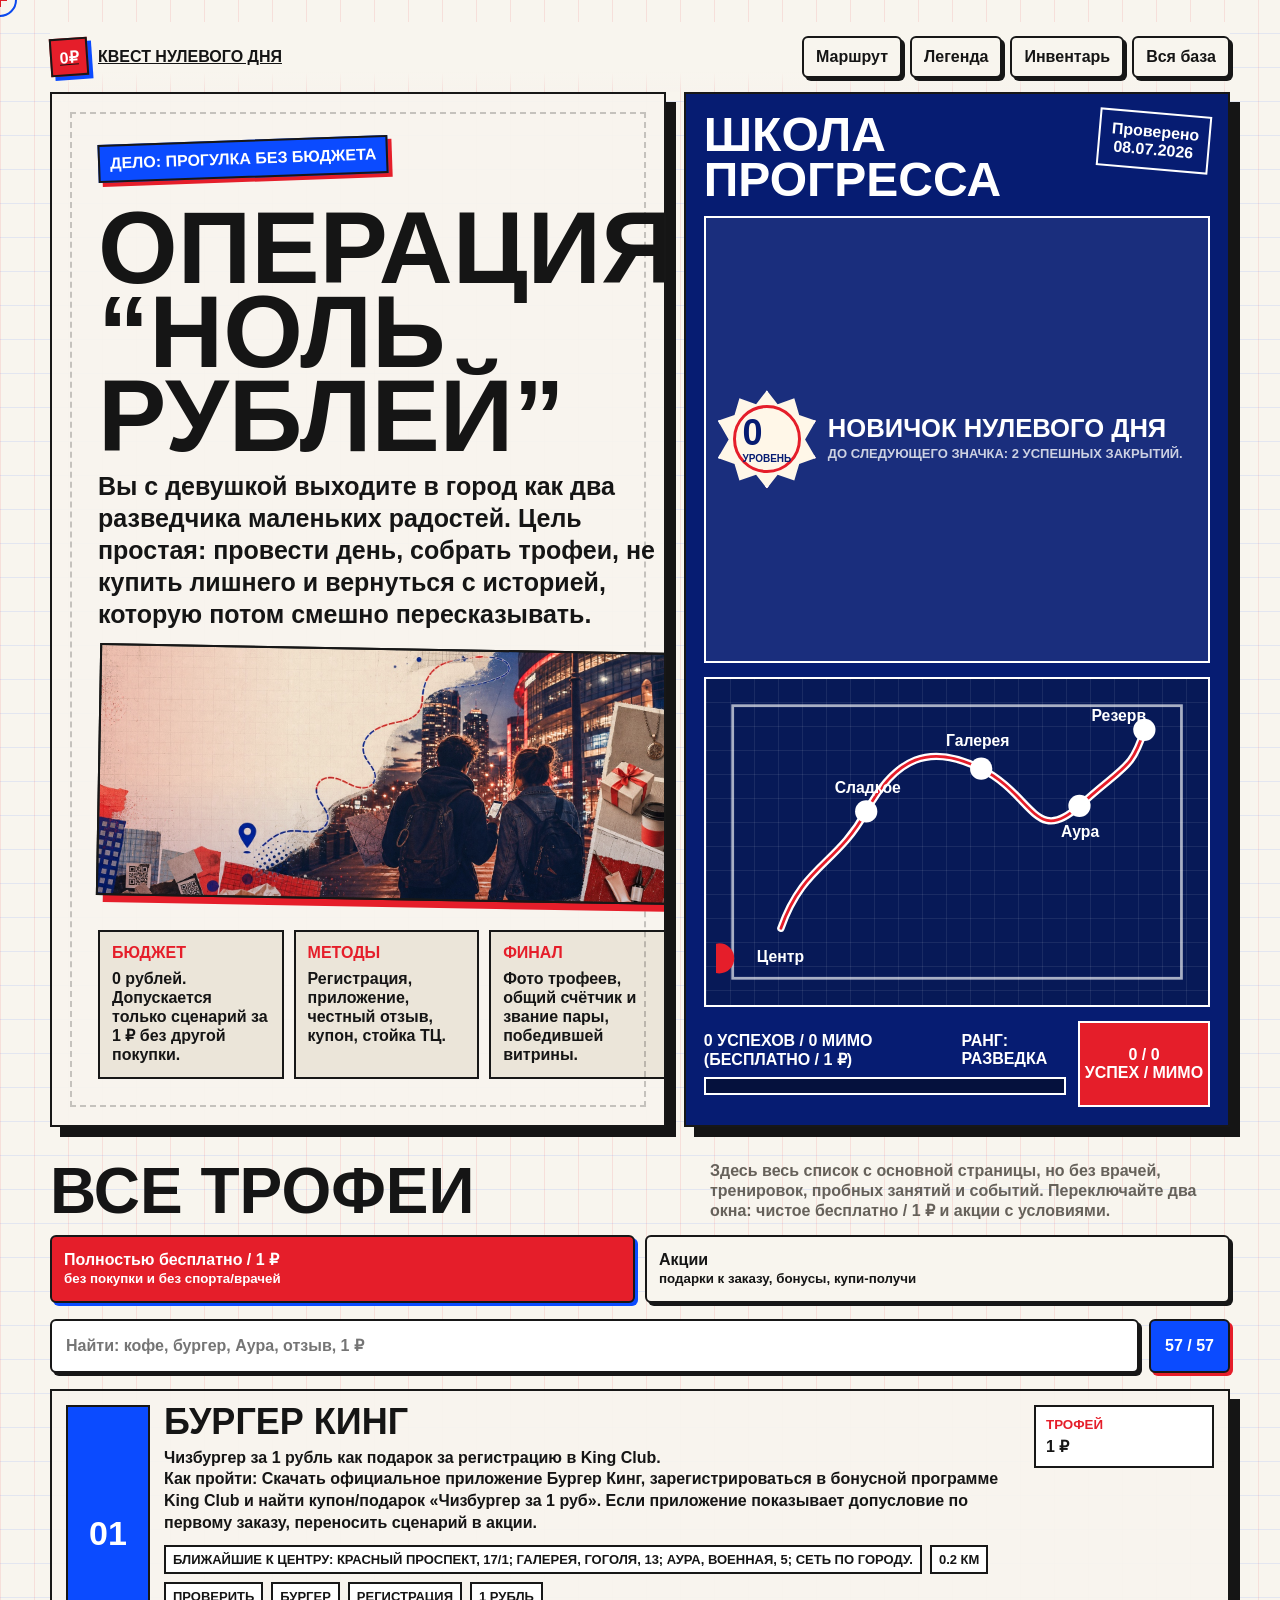
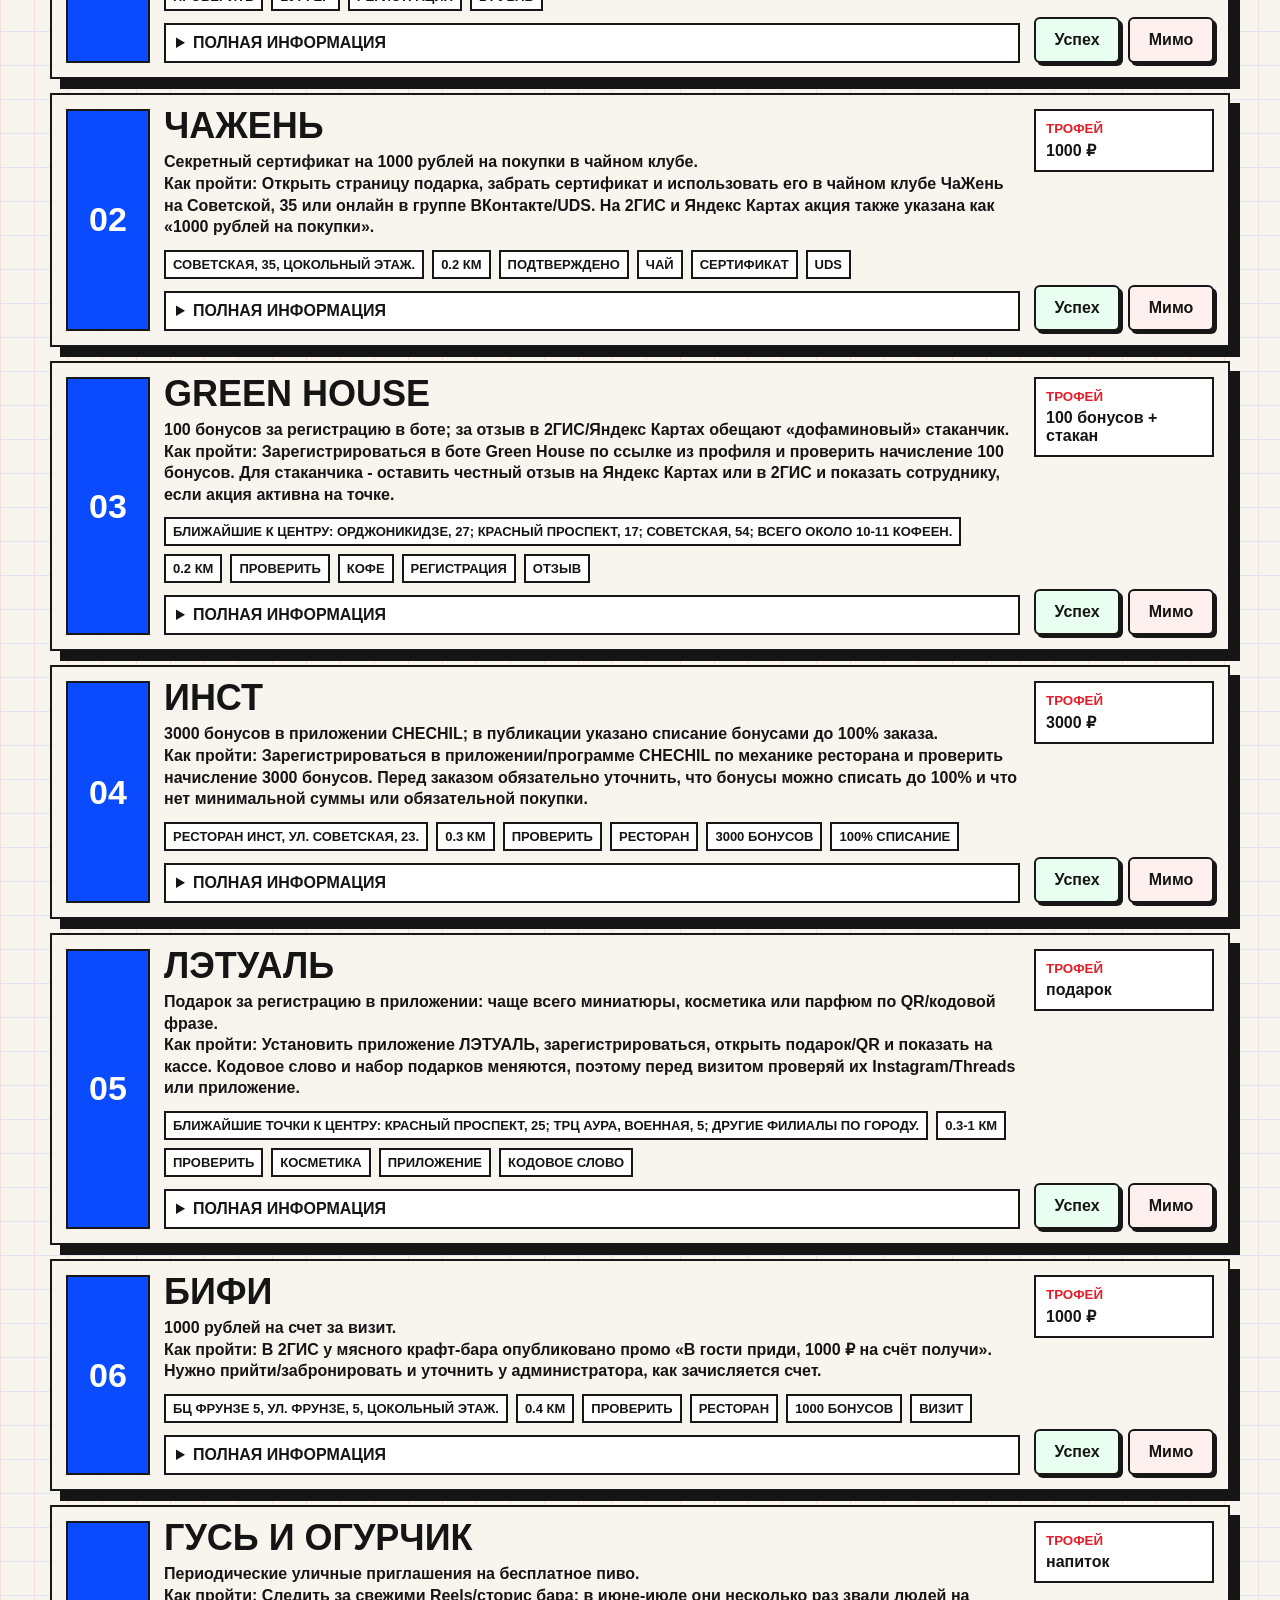
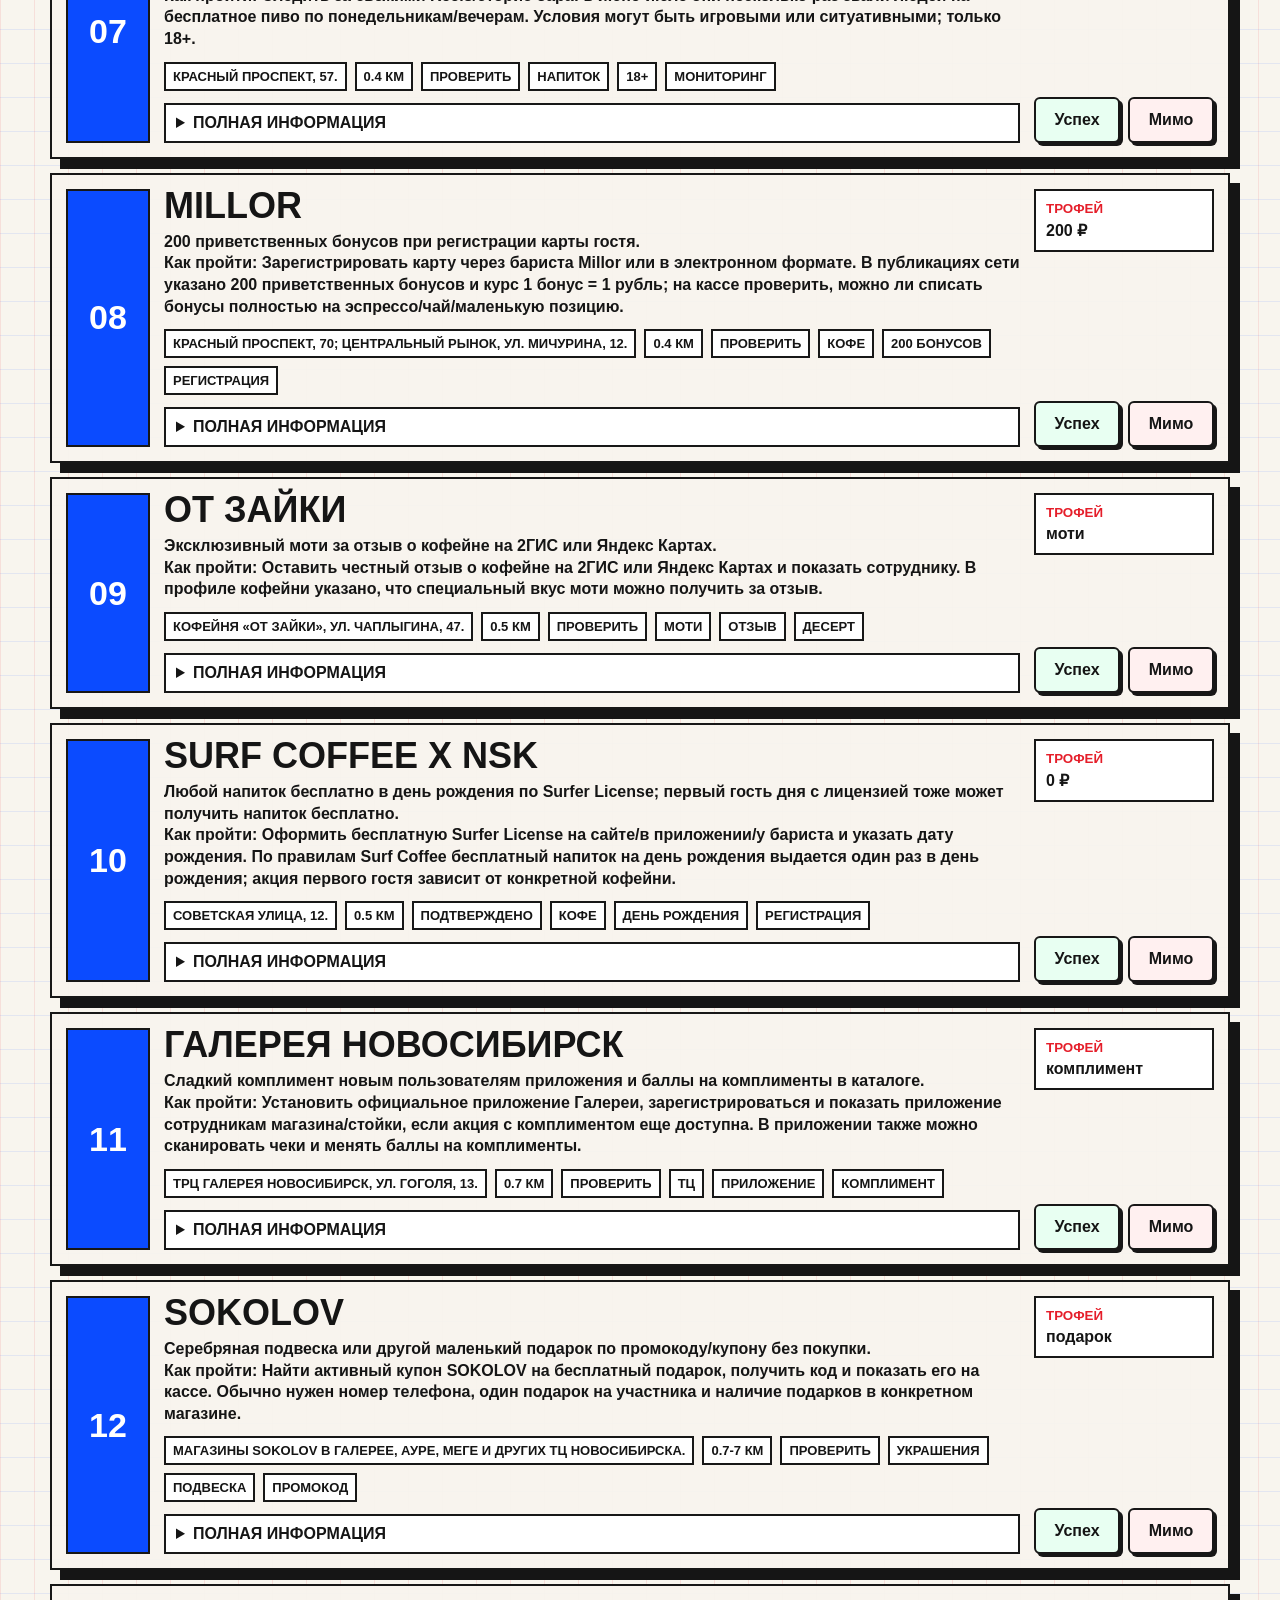
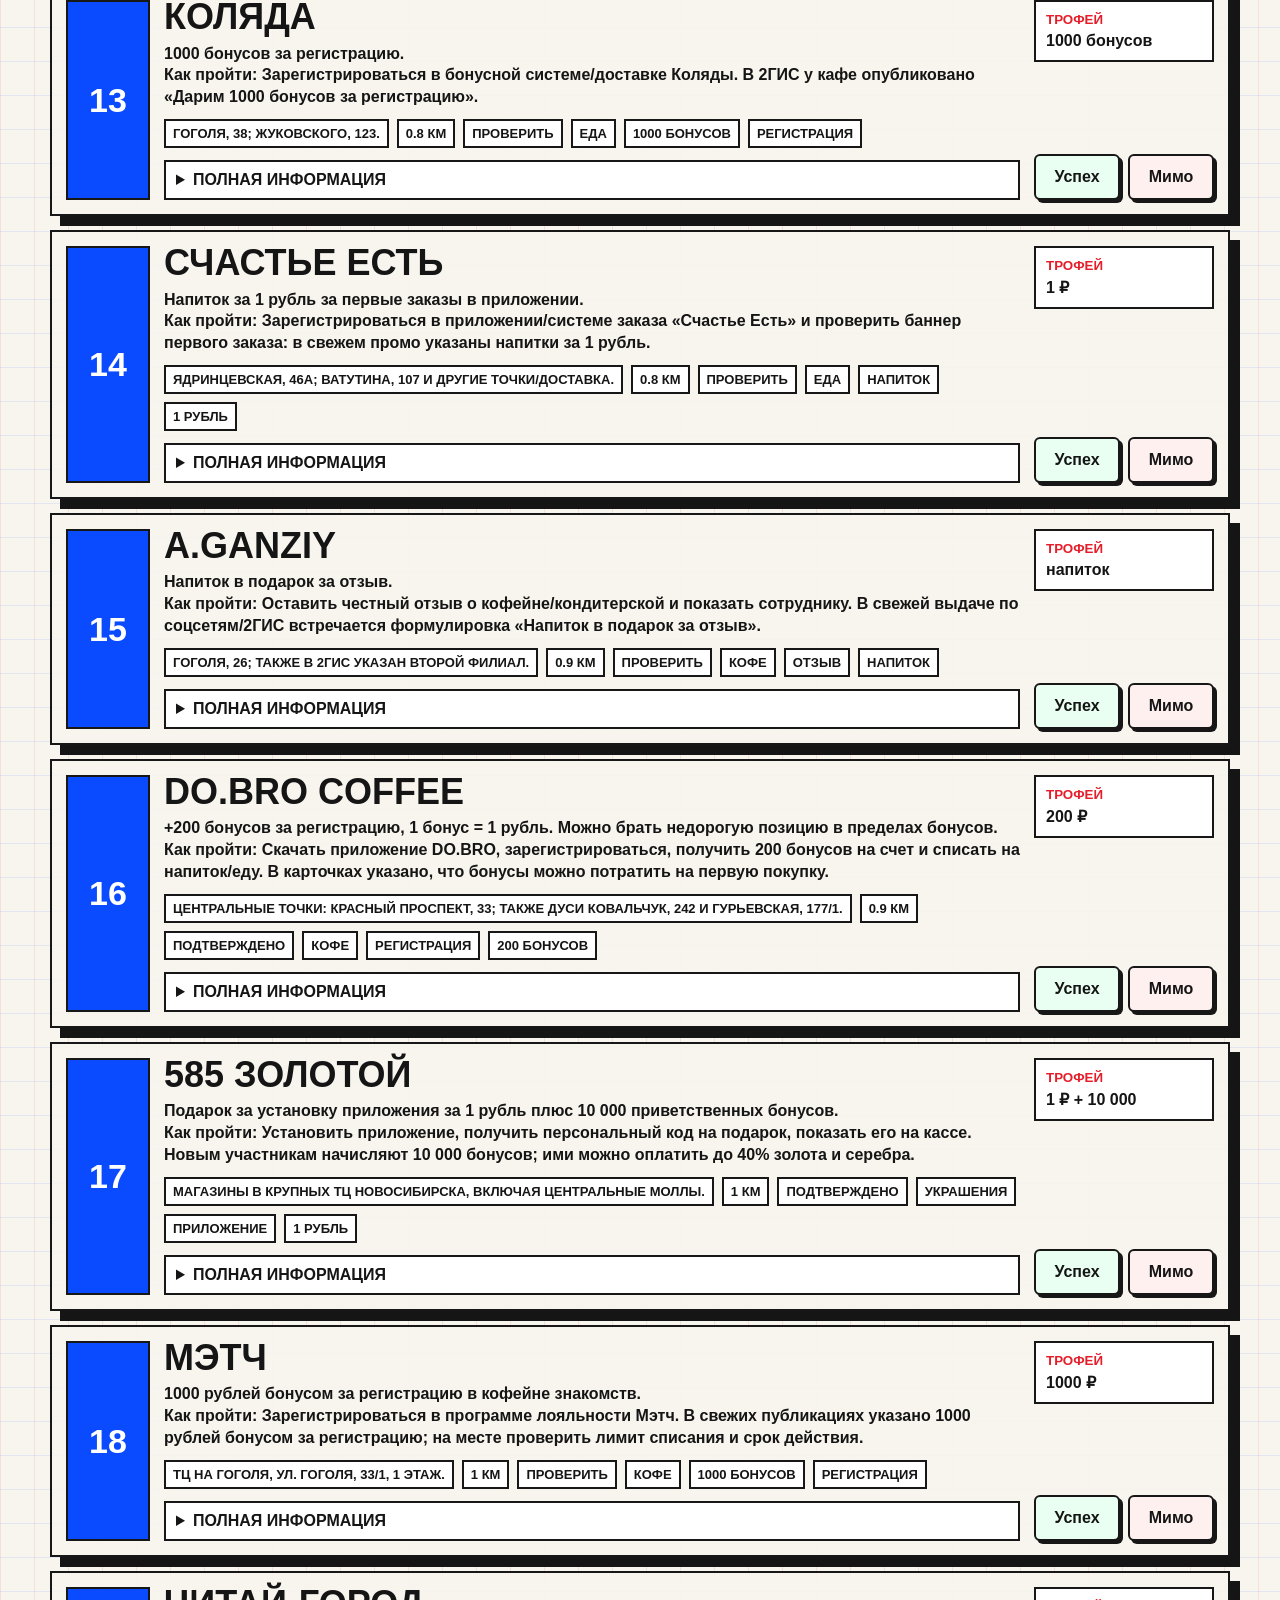
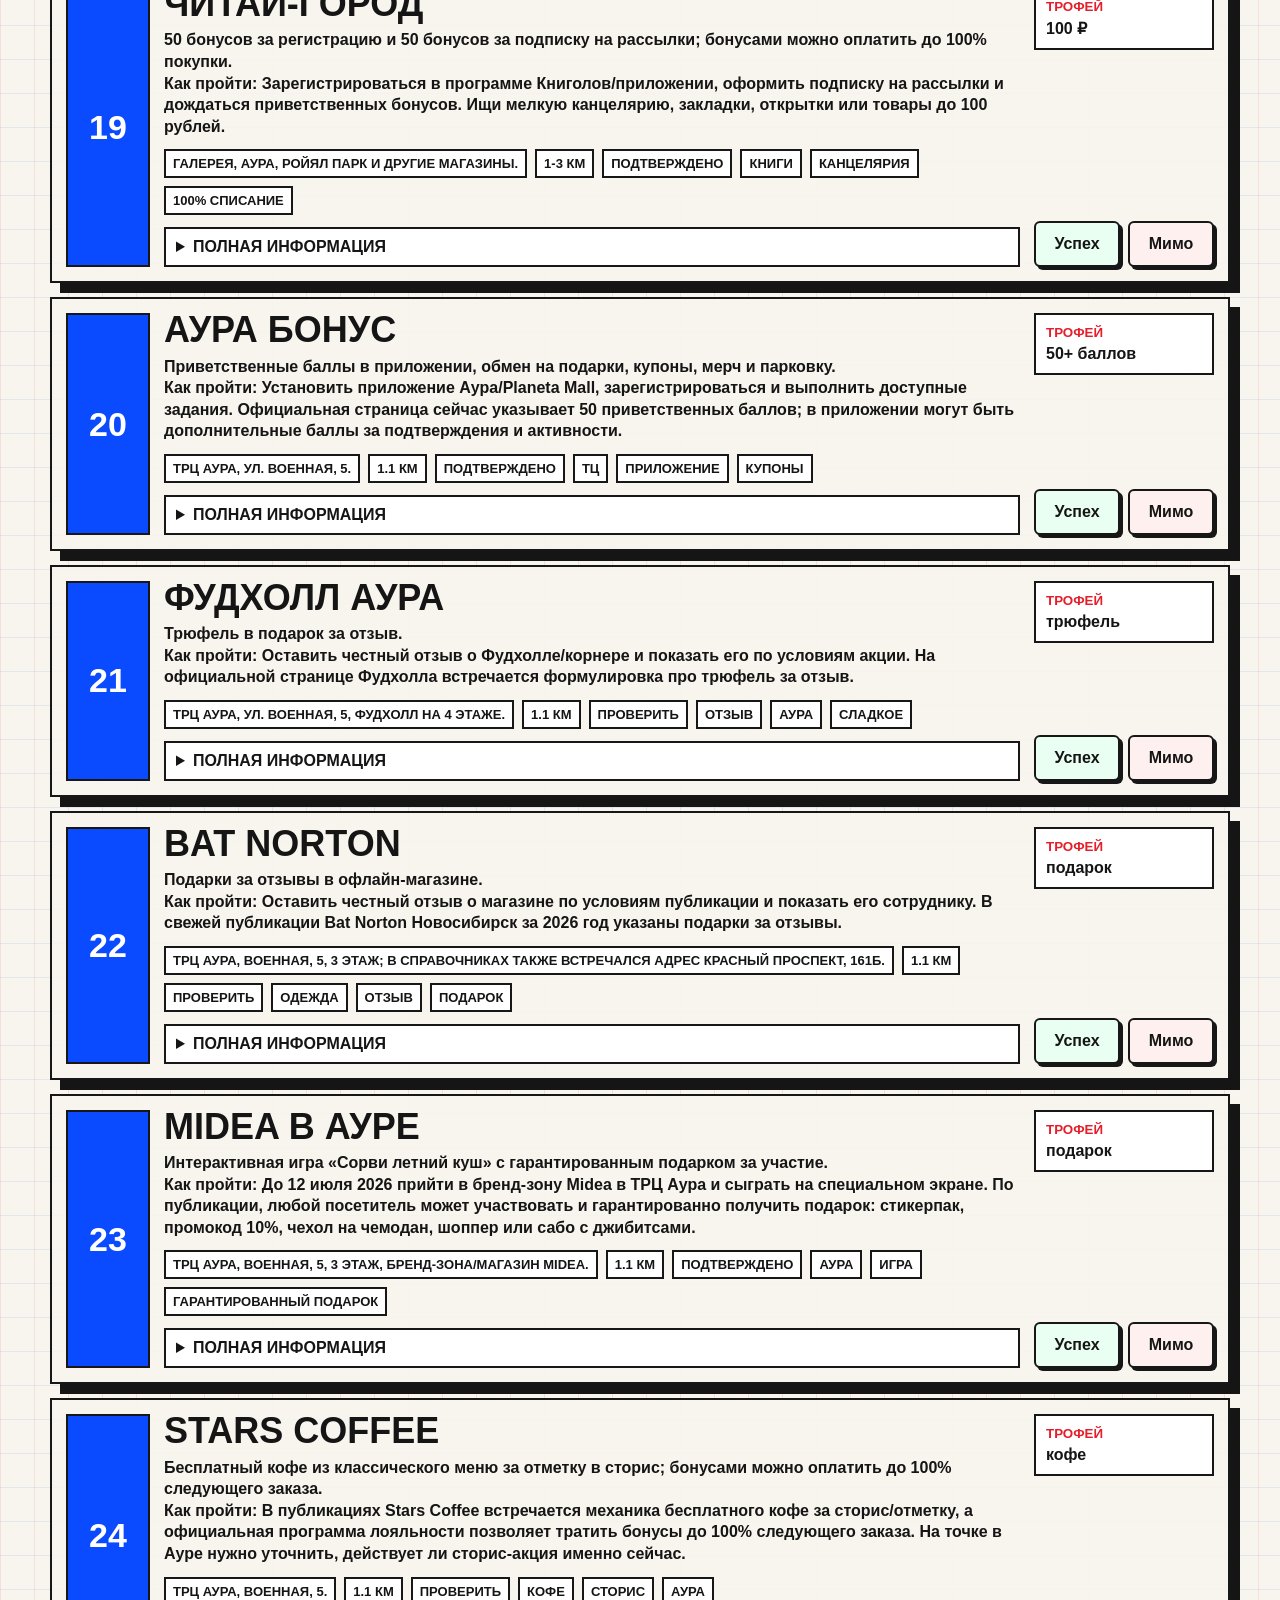
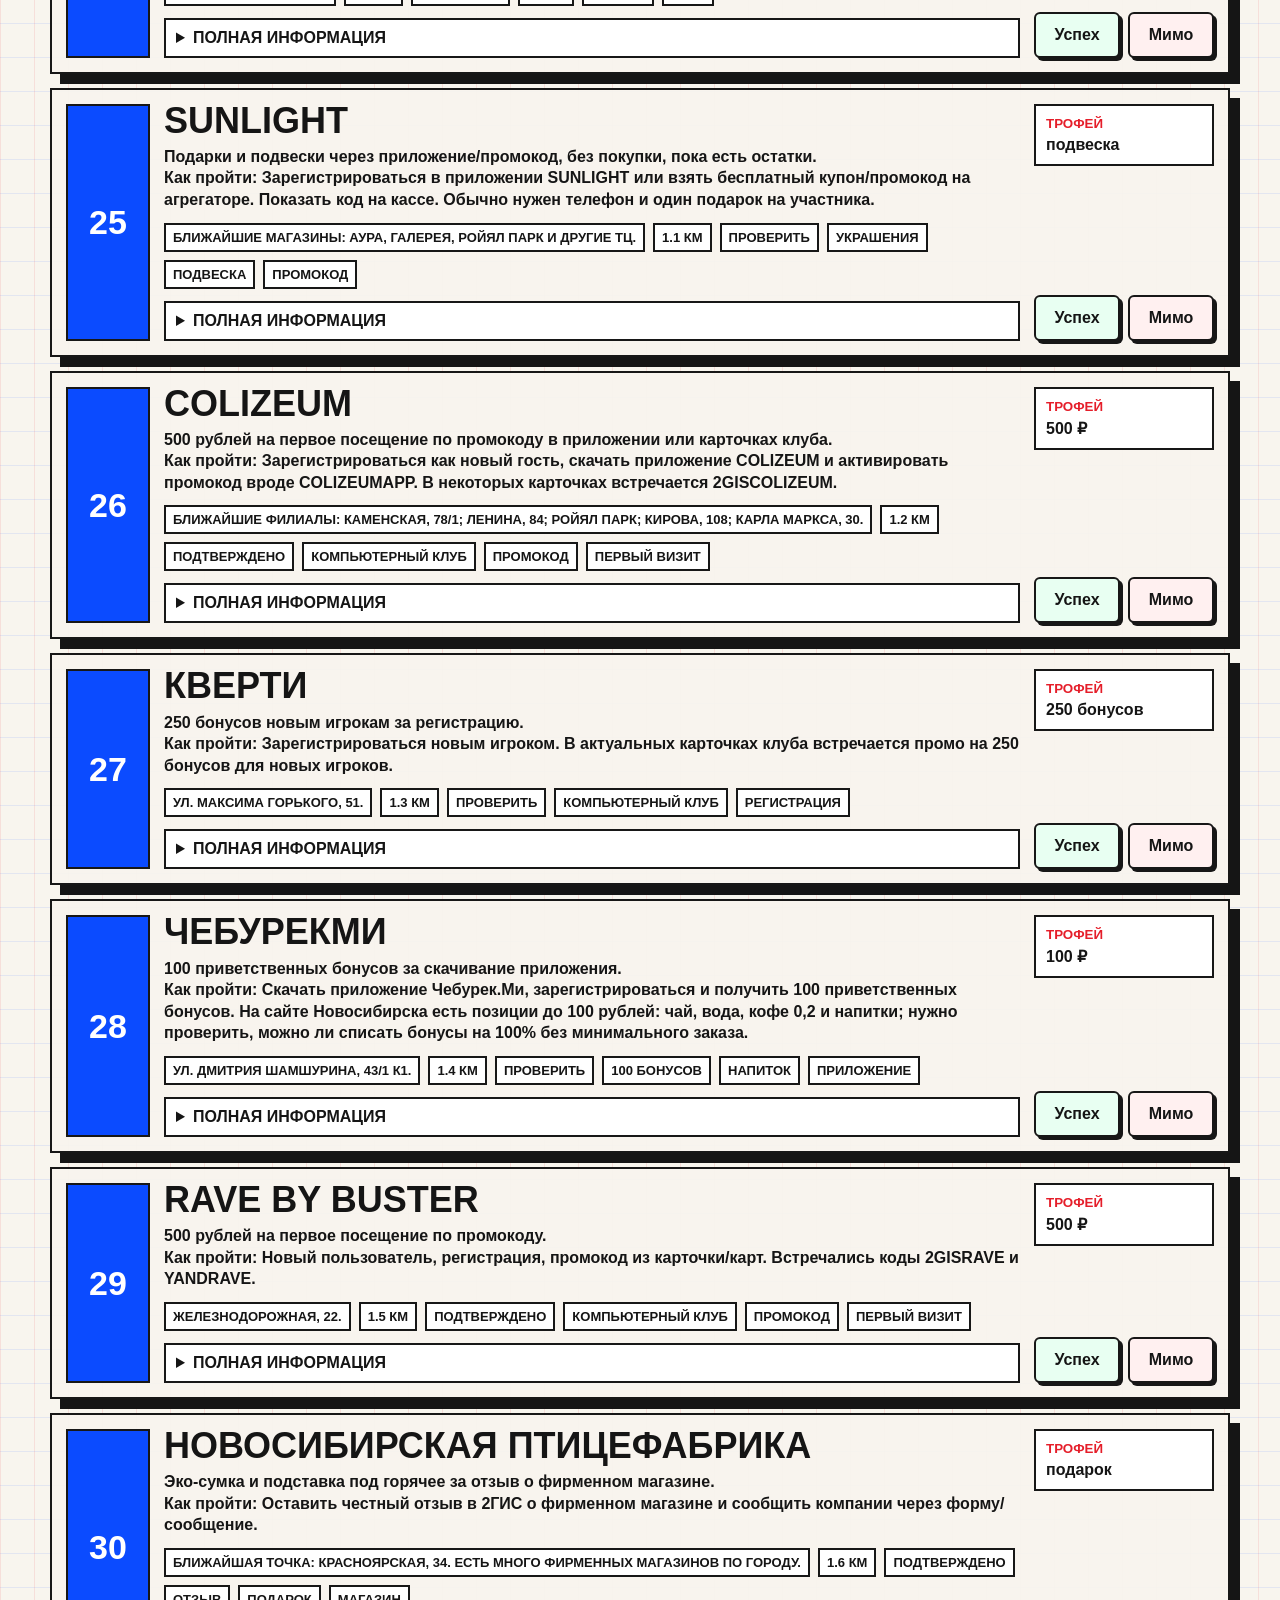
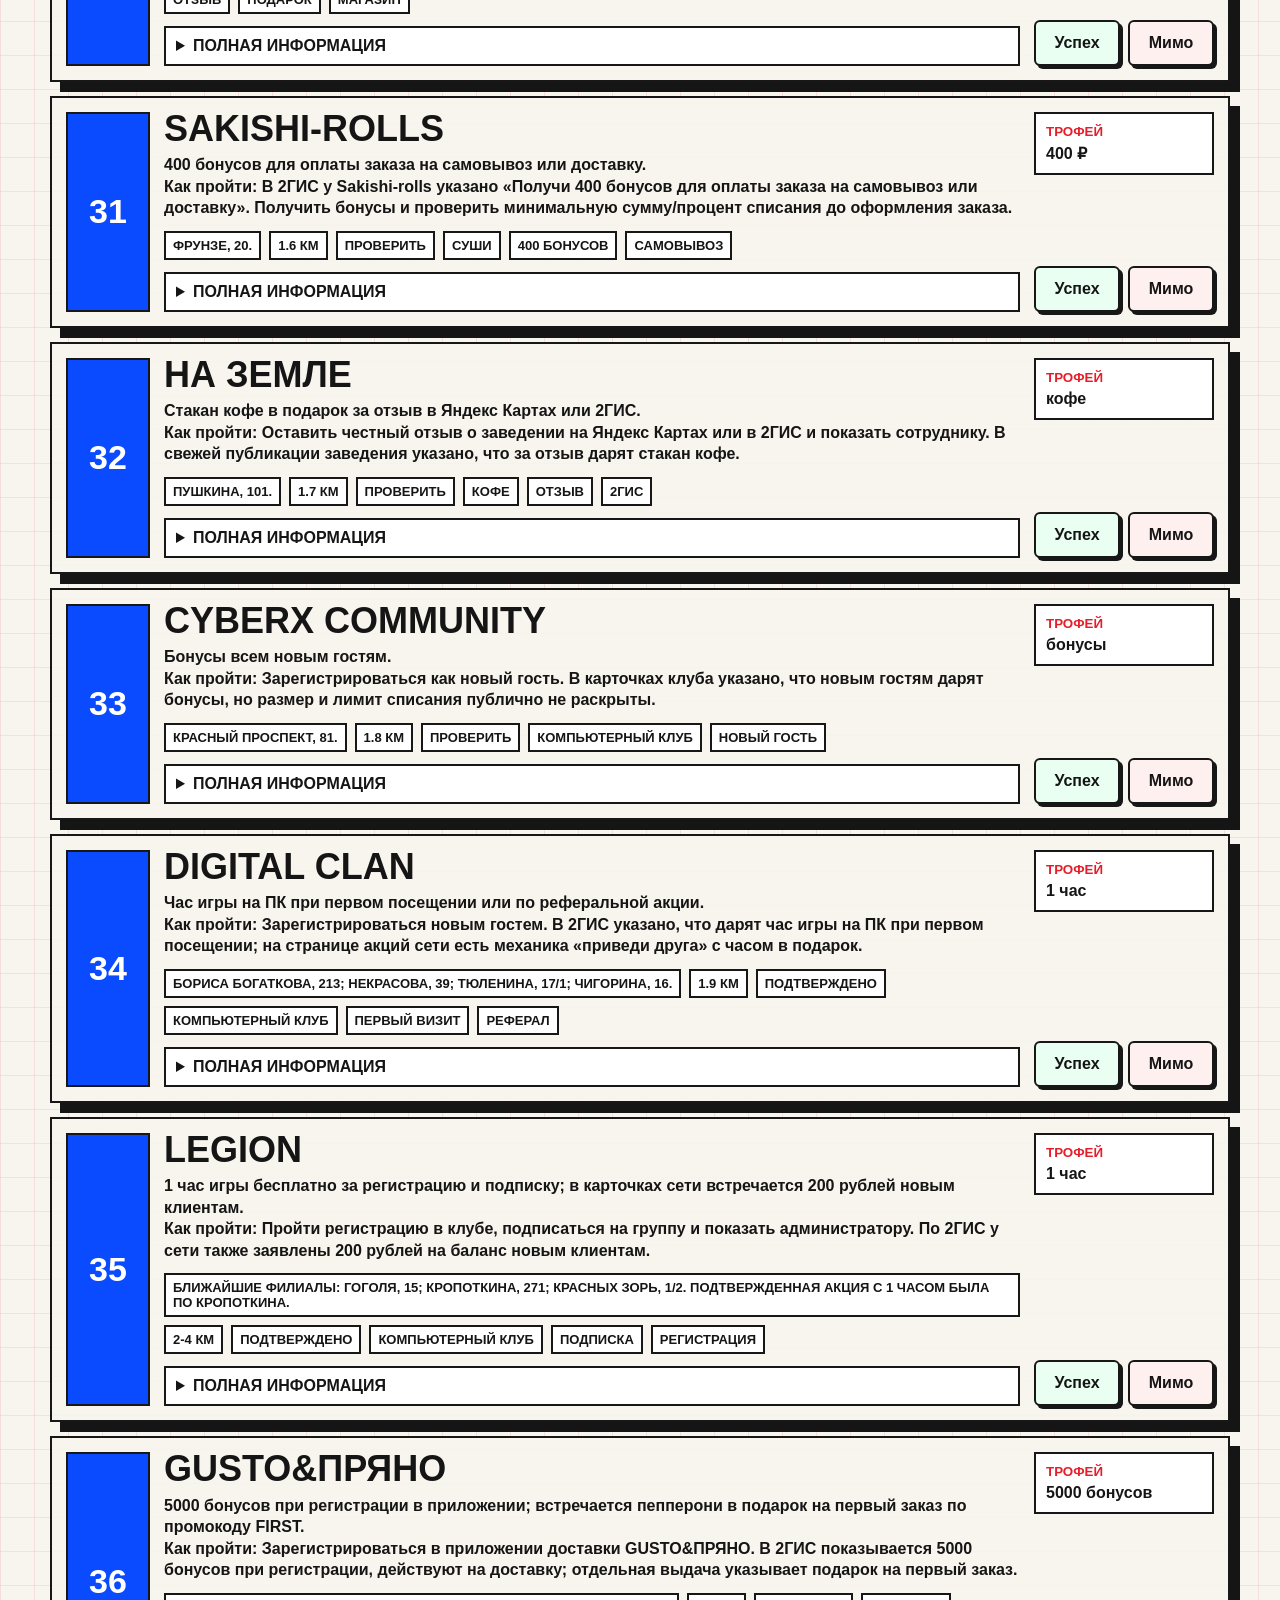
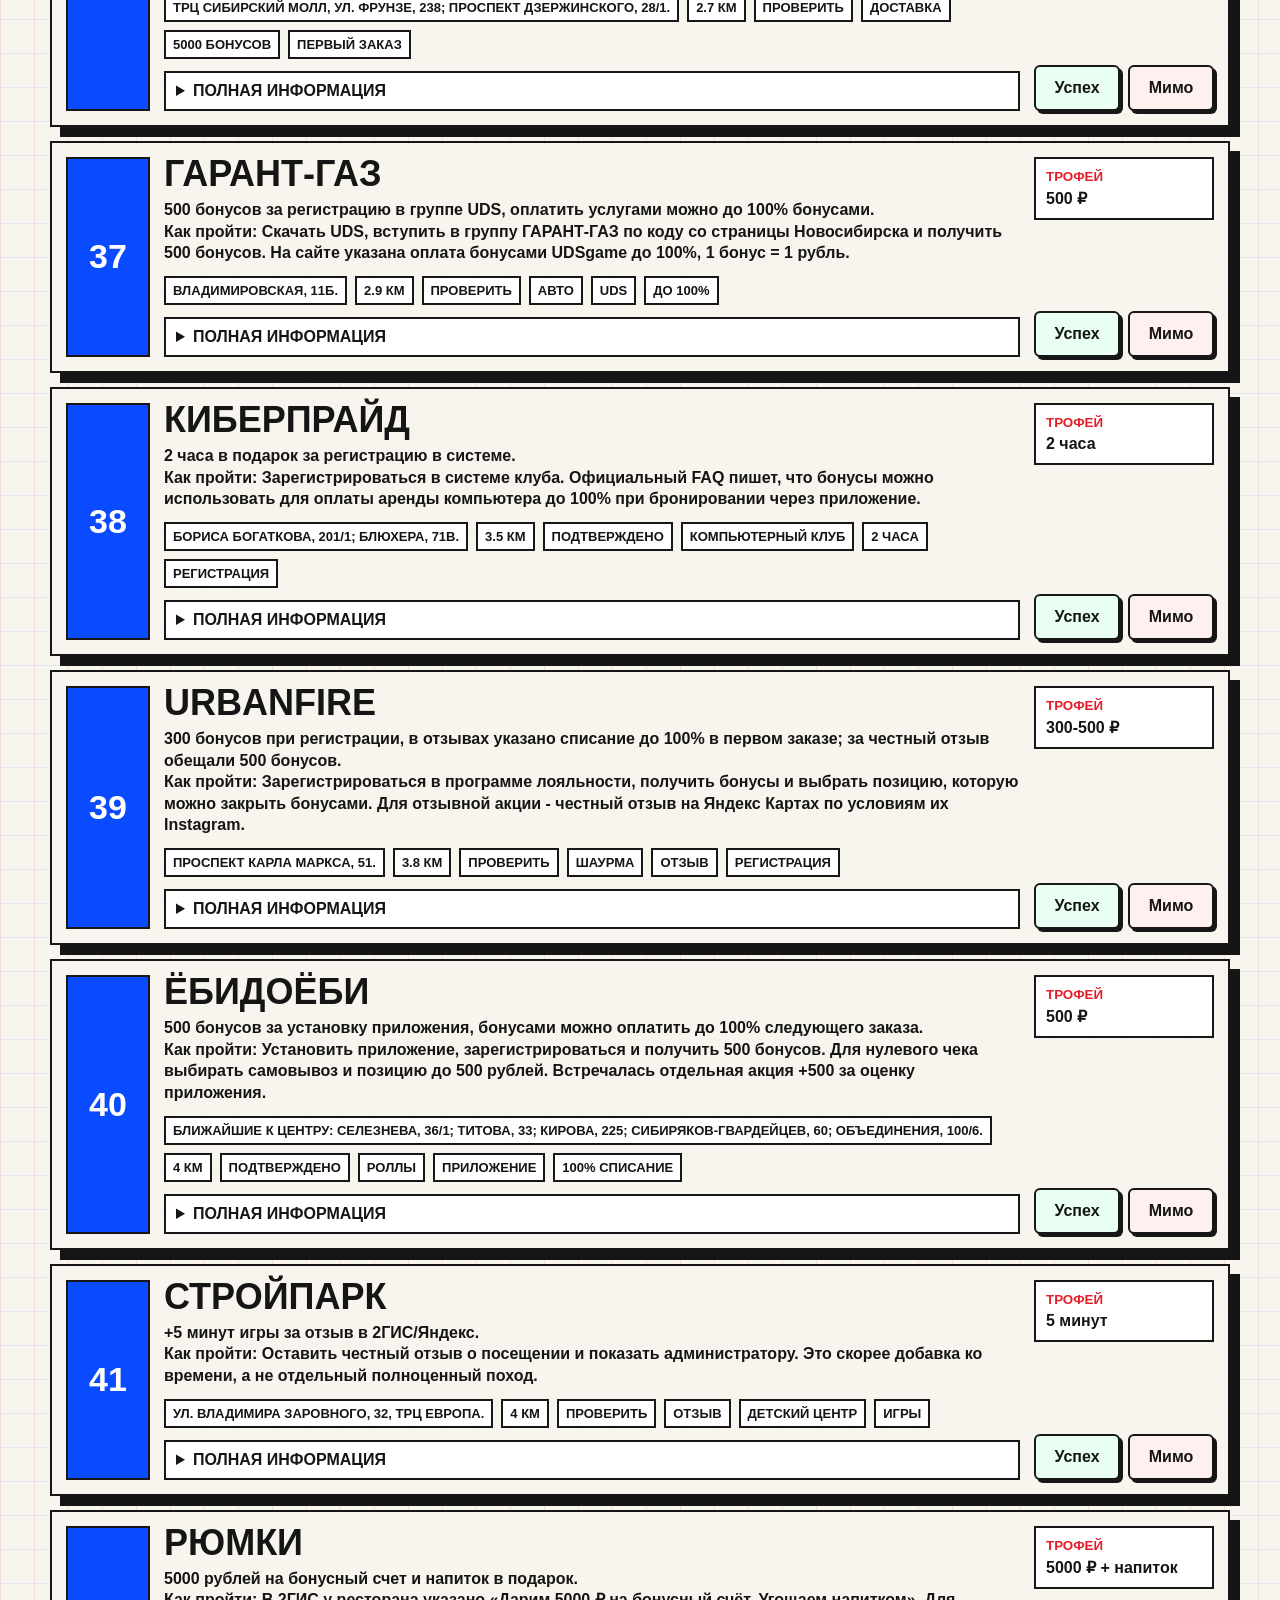
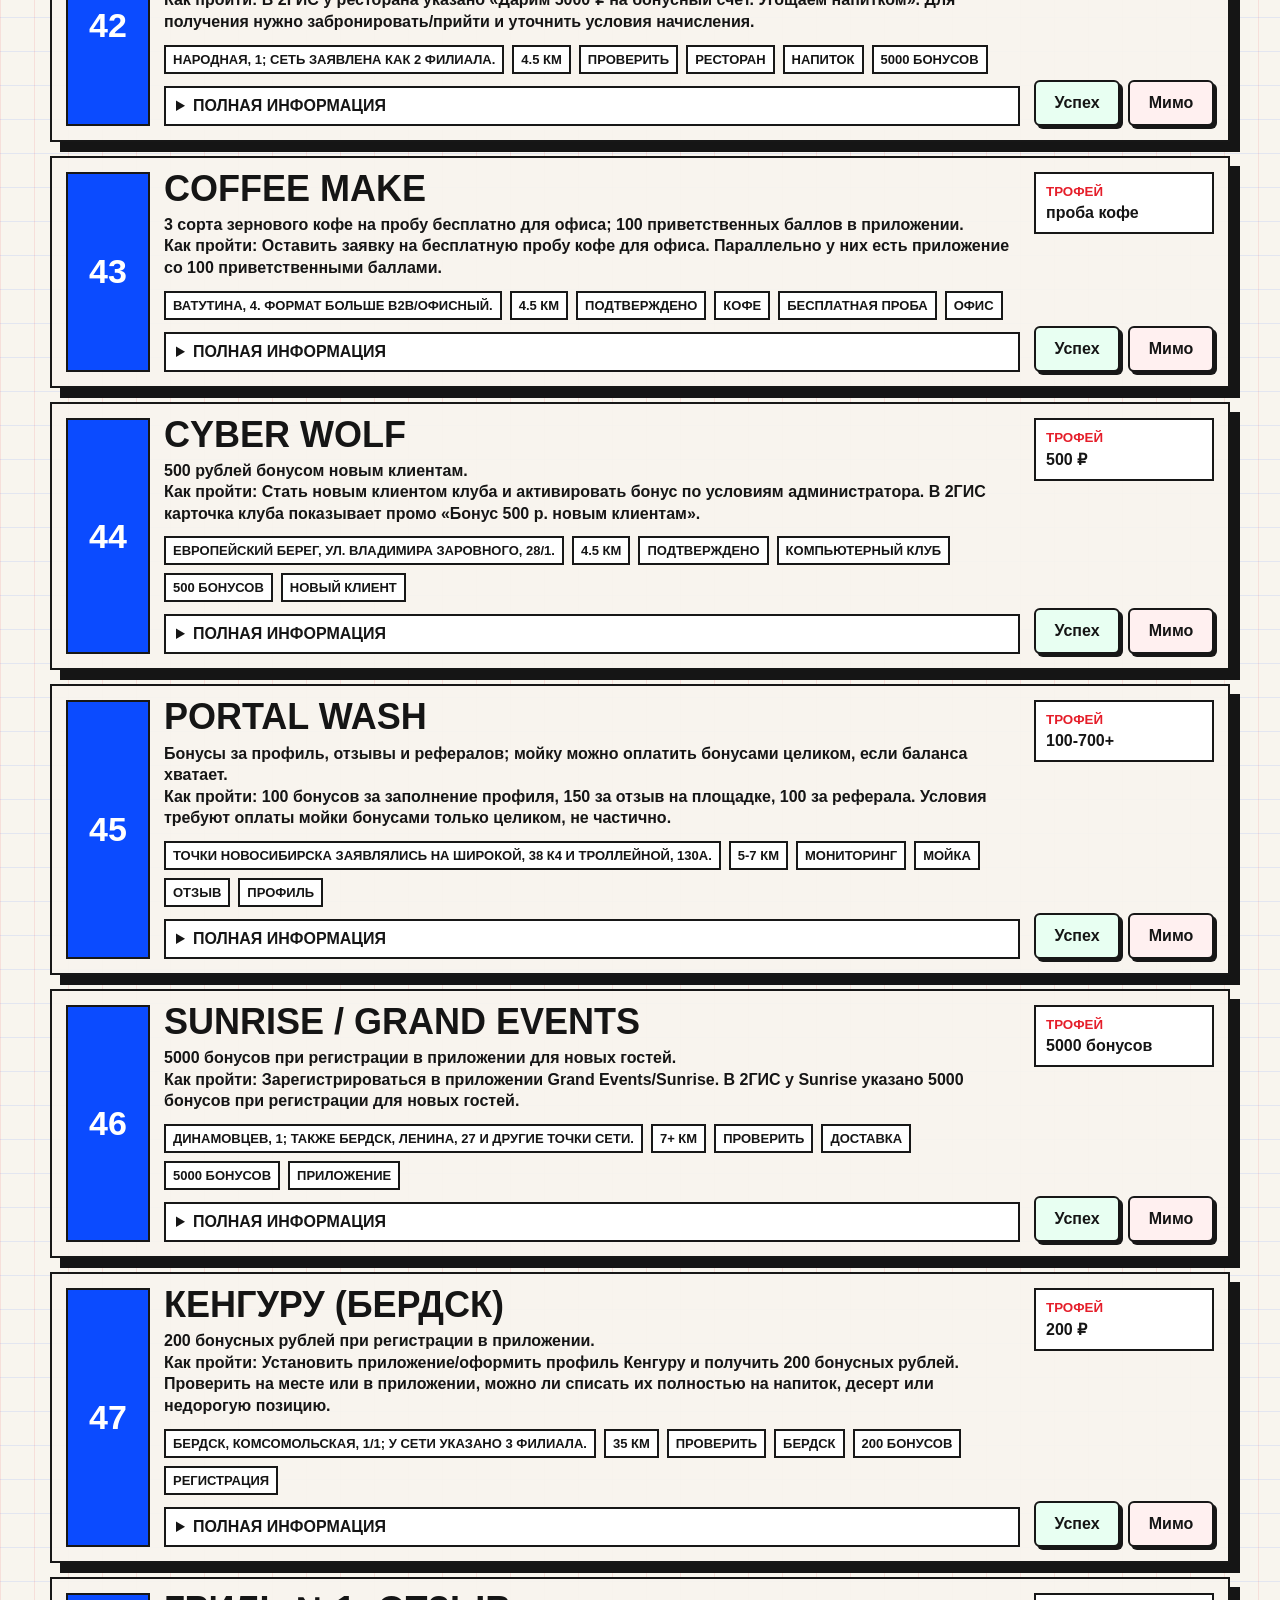
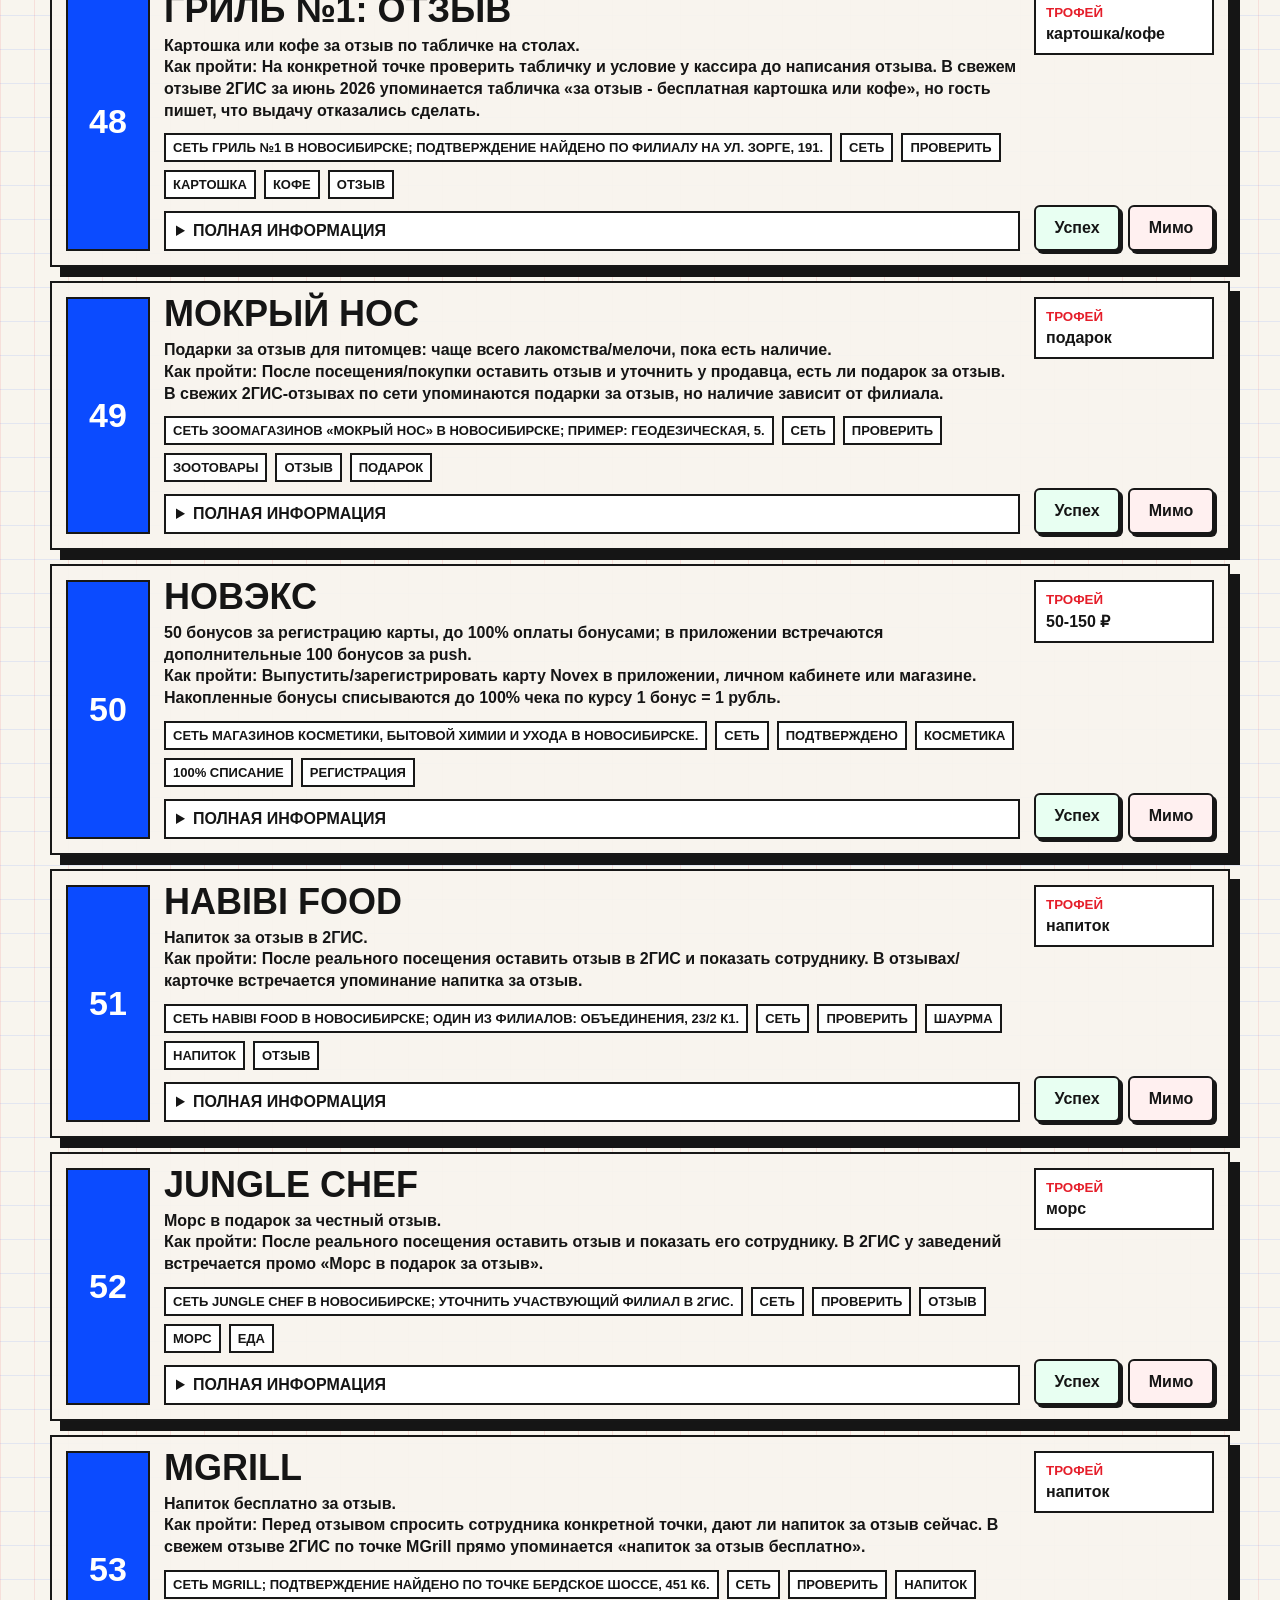
<file: quest.html>
<!DOCTYPE html>
<html lang="ru">
<head>
  <meta charset="utf-8">
  <meta name="viewport" content="width=device-width, initial-scale=1">
  <title>Квест нулевого дня — Новосибирск</title>
  <script>document.documentElement.classList.add("gate-pending");</script>
  <link rel="stylesheet" href="./gate.css">
  <style>
    :root {
      --paper: #f8f5ee;
      --paper-2: #ebe5d9;
      --ink: #151515;
      --red: #e51e2a;
      --blue: #0b4bff;
      --blue-dark: #061c72;
      --line: #171717;
      --muted: #66615a;
      --ok: #11804d;
      --shadow: 10px 10px 0 #151515;
    }

    * {
      box-sizing: border-box;
    }

    html {
      scroll-behavior: smooth;
    }

    body {
      margin: 0;
      min-height: 100vh;
      color: var(--ink);
      background:
        linear-gradient(90deg, rgba(229, 30, 42, .10) 1px, transparent 1px),
        linear-gradient(0deg, rgba(11, 75, 255, .09) 1px, transparent 1px),
        var(--paper);
      background-size: 34px 34px;
      font-family: Arial, Helvetica, sans-serif;
      letter-spacing: 0;
      cursor: none;
    }

    a,
    button,
    input,
    select {
      cursor: none;
      font: inherit;
    }

    a {
      color: inherit;
    }

    .cursor {
      position: fixed;
      left: 0;
      top: 0;
      width: 34px;
      height: 34px;
      border: 2px solid var(--blue);
      border-radius: 50%;
      pointer-events: none;
      z-index: 50;
      transform: translate(-50%, -50%);
      mix-blend-mode: multiply;
      transition: width .16s ease, height .16s ease, border-color .16s ease, background .16s ease;
    }

    .cursor::before,
    .cursor::after {
      content: "";
      position: absolute;
      background: var(--red);
    }

    .cursor::before {
      width: 14px;
      height: 2px;
      left: 8px;
      top: 14px;
    }

    .cursor::after {
      width: 2px;
      height: 14px;
      left: 14px;
      top: 8px;
    }

    .cursor.hot {
      width: 48px;
      height: 48px;
      border-color: var(--red);
      background: rgba(229, 30, 42, .08);
    }

    .tap {
      position: fixed;
      width: 14px;
      height: 14px;
      border: 2px solid var(--red);
      border-radius: 50%;
      pointer-events: none;
      z-index: 49;
      animation: tap .56s ease forwards;
    }

    @keyframes tap {
      from {
        opacity: 1;
        transform: translate(-50%, -50%) scale(.3);
      }
      to {
        opacity: 0;
        transform: translate(-50%, -50%) scale(4.2);
      }
    }

    .shell {
      width: min(1180px, calc(100% - 28px));
      margin: 0 auto;
      padding: 22px 0 54px;
    }

    .topbar {
      position: sticky;
      top: 0;
      z-index: 20;
      display: flex;
      align-items: center;
      justify-content: space-between;
      gap: 14px;
      padding: 14px 0;
      background: linear-gradient(180deg, var(--paper) 72%, rgba(248, 245, 238, 0));
    }

    .brand {
      display: inline-flex;
      align-items: center;
      gap: 10px;
      min-width: 0;
      font-weight: 900;
      text-transform: uppercase;
    }

    .mark {
      display: grid;
      place-items: center;
      width: 38px;
      height: 38px;
      color: white;
      background: var(--red);
      border: 2px solid var(--line);
      box-shadow: 4px 4px 0 var(--blue);
      transform: rotate(-4deg);
    }

    .nav {
      display: flex;
      align-items: center;
      gap: 8px;
      flex-wrap: wrap;
      justify-content: flex-end;
    }

    .nav a,
    .tool-button,
    .mode-button,
    .check-button {
      border: 2px solid var(--line);
      background: var(--paper);
      color: var(--ink);
      box-shadow: 3px 3px 0 var(--line);
      border-radius: 6px;
      text-decoration: none;
      transition: transform .14s ease, box-shadow .14s ease, background .14s ease;
    }

    .nav a,
    .tool-button,
    .mode-button {
      padding: 10px 12px;
      font-weight: 800;
    }

    .nav a:hover,
    .tool-button:hover,
    .mode-button:hover,
    .check-button:hover {
      transform: translate(-2px, -2px);
      box-shadow: 5px 5px 0 var(--line);
    }

    .nav a:active,
    .tool-button:active,
    .mode-button:active,
    .check-button:active {
      transform: translate(2px, 2px);
      box-shadow: 1px 1px 0 var(--line);
    }

    .hero {
      display: grid;
      grid-template-columns: minmax(0, 1.06fr) minmax(320px, .94fr);
      gap: 18px;
      align-items: stretch;
      min-height: calc(100vh - 112px);
    }

    .dossier,
    .panel,
    .stop,
    .story-block {
      border: 2px solid var(--line);
      background: rgba(248, 245, 238, .94);
      box-shadow: var(--shadow);
    }

    .dossier {
      display: grid;
      align-content: space-between;
      padding: clamp(22px, 4vw, 46px);
      min-height: 600px;
      position: relative;
      overflow: hidden;
    }

    .dossier::before {
      content: "";
      position: absolute;
      inset: 18px;
      border: 2px dashed rgba(21, 21, 21, .22);
      pointer-events: none;
    }

    .case-tag {
      display: inline-flex;
      width: fit-content;
      border: 2px solid var(--line);
      background: var(--blue);
      color: white;
      padding: 8px 10px;
      font-weight: 900;
      text-transform: uppercase;
      box-shadow: 4px 4px 0 var(--red);
      transform: rotate(-2deg);
    }

    h1 {
      max-width: 760px;
      margin: 28px 0 12px;
      font-size: clamp(48px, 8vw, 118px);
      line-height: .82;
      text-transform: uppercase;
      letter-spacing: 0;
    }

    .lead {
      max-width: 720px;
      margin: 0;
      font-size: clamp(18px, 2.2vw, 25px);
      line-height: 1.28;
      font-weight: 700;
    }

    .hero-photo,
    .story-photo {
      position: relative;
      margin: 18px 0 0;
      border: 2px solid var(--line);
      background: var(--line);
      box-shadow: 7px 7px 0 var(--red);
      overflow: hidden;
    }

    .hero-photo {
      aspect-ratio: 16 / 7;
      transform: rotate(1deg);
    }

    .story-photo {
      aspect-ratio: 16 / 9;
      box-shadow: 7px 7px 0 var(--blue);
    }

    .story-photo.is-red {
      box-shadow: 7px 7px 0 var(--red);
    }

    .hero-photo img,
    .story-photo img {
      width: 100%;
      height: 100%;
      display: block;
      object-fit: cover;
      filter: saturate(1.04) contrast(1.04);
    }

    .hero-photo::after,
    .story-photo::after {
      content: "";
      position: absolute;
      inset: 0;
      background:
        linear-gradient(90deg, rgba(229, 30, 42, .18), transparent 34%),
        linear-gradient(0deg, rgba(11, 75, 255, .16), transparent 48%);
      pointer-events: none;
      mix-blend-mode: multiply;
    }

    .brief-grid {
      display: grid;
      grid-template-columns: repeat(3, 1fr);
      gap: 10px;
      margin-top: 30px;
    }

    .brief {
      min-height: 112px;
      border: 2px solid var(--line);
      padding: 12px;
      background: var(--paper-2);
    }

    .brief b {
      display: block;
      margin-bottom: 8px;
      color: var(--red);
      text-transform: uppercase;
    }

    .brief span {
      display: block;
      color: var(--ink);
      font-weight: 800;
      line-height: 1.18;
    }

    .route-board {
      display: grid;
      grid-template-rows: auto 1fr auto;
      gap: 14px;
      padding: 18px;
      background: var(--blue-dark);
      color: white;
      border: 2px solid var(--line);
      box-shadow: var(--shadow);
      min-height: 600px;
    }

    .route-head {
      display: flex;
      justify-content: space-between;
      gap: 12px;
      align-items: start;
    }

    .route-head h2 {
      margin: 0;
      font-size: clamp(28px, 4vw, 48px);
      line-height: .94;
      text-transform: uppercase;
    }

    .stamp {
      border: 2px solid white;
      color: white;
      padding: 9px 11px;
      font-weight: 900;
      transform: rotate(5deg);
      text-align: center;
      min-width: 112px;
    }

    .schematic {
      min-height: 290px;
      border: 2px solid white;
      background:
        linear-gradient(90deg, rgba(255,255,255,.08) 1px, transparent 1px),
        linear-gradient(0deg, rgba(255,255,255,.08) 1px, transparent 1px),
        #071957;
      background-size: 24px 24px;
      padding: 10px;
    }

    .schematic svg {
      display: block;
      width: 100%;
      height: 100%;
      min-height: 300px;
    }

    .route-dot {
      transition: transform .16s ease, fill .16s ease;
    }

    .route-dot.active {
      fill: var(--red);
      transform: scale(1.35);
      transform-origin: center;
    }

    .progress-school {
      display: grid;
      grid-template-columns: auto minmax(0, 1fr);
      gap: 12px;
      align-items: center;
      border: 2px solid white;
      padding: 12px;
      background: rgba(255, 255, 255, .08);
    }

    .badge {
      --badge-main: #ffffff;
      --badge-accent: #e51e2a;
      position: relative;
      display: grid;
      place-items: center;
      width: 98px;
      height: 98px;
      color: var(--blue-dark);
      background: var(--badge-main);
      border: 2px solid white;
      box-shadow: 5px 5px 0 var(--badge-accent);
      clip-path: polygon(50% 0, 61% 14%, 78% 8%, 83% 25%, 100% 31%, 89% 50%, 100% 69%, 83% 75%, 78% 92%, 61% 86%, 50% 100%, 39% 86%, 22% 92%, 17% 75%, 0 69%, 11% 50%, 0 31%, 17% 25%, 22% 8%, 39% 14%);
      transition: transform .24s ease, background .24s ease, box-shadow .24s ease;
    }

    .badge::before {
      content: "";
      position: absolute;
      inset: 13px;
      border: 3px solid var(--badge-accent);
      border-radius: 50%;
      transform: rotate(var(--badge-spin, 0deg));
      transition: transform .24s ease, border-color .24s ease;
    }

    .badge__level {
      position: relative;
      z-index: 1;
      font-size: 36px;
      line-height: 1;
      font-weight: 900;
    }

    .badge__label {
      position: relative;
      z-index: 1;
      margin-top: 2px;
      font-size: 10px;
      font-weight: 900;
      text-transform: uppercase;
    }

    .badge-info {
      display: grid;
      gap: 6px;
      font-weight: 900;
      text-transform: uppercase;
    }

    .badge-info strong {
      font-size: clamp(18px, 2vw, 26px);
      line-height: .95;
    }

    .badge-info span {
      color: rgba(255,255,255,.78);
      font-size: 13px;
      line-height: 1.25;
    }

    .badge[data-tier="0"] { --badge-main: #fff7e8; --badge-accent: #e51e2a; }
    .badge[data-tier="1"] { --badge-main: #dce8ff; --badge-accent: #0b4bff; }
    .badge[data-tier="2"] { --badge-main: #fff7e8; --badge-accent: #ffb000; }
    .badge[data-tier="3"] { --badge-main: #d7ffe7; --badge-accent: #11804d; }
    .badge[data-tier="4"] { --badge-main: #ffffff; --badge-accent: #e51e2a; transform: rotate(4deg) scale(1.04); }
    .badge[data-tier="5"] { --badge-main: #0b4bff; --badge-accent: #ffffff; color: white; transform: rotate(-4deg) scale(1.07); }
    .badge[data-tier="6"] { --badge-main: #e51e2a; --badge-accent: #fff7e8; color: white; transform: rotate(6deg) scale(1.1); }

    .route-footer {
      display: grid;
      grid-template-columns: 1fr auto;
      gap: 12px;
      align-items: center;
    }

    .progress-wrap {
      display: grid;
      gap: 8px;
    }

    .progress-meta {
      display: flex;
      justify-content: space-between;
      gap: 12px;
      font-weight: 900;
      text-transform: uppercase;
    }

    .progress {
      position: relative;
      height: 18px;
      border: 2px solid white;
      background: #05113d;
      overflow: hidden;
    }

    .progress span {
      position: absolute;
      top: 0;
      width: 0;
      height: 100%;
      display: block;
      transition: width .28s ease;
    }

    .progress__success {
      left: 0;
      background: linear-gradient(90deg, #85ffcf, #ffffff);
    }

    .progress__fail {
      right: 0;
      background: linear-gradient(270deg, var(--red), #ff8c99);
    }

    .score {
      display: grid;
      place-items: center;
      min-width: 132px;
      min-height: 86px;
      border: 2px solid white;
      background: var(--red);
      font-weight: 900;
      text-align: center;
      text-transform: uppercase;
    }

    .section {
      margin-top: 34px;
    }

    .section-head {
      display: flex;
      align-items: end;
      justify-content: space-between;
      gap: 16px;
      margin-bottom: 14px;
    }

    .section-head h2 {
      margin: 0;
      font-size: clamp(32px, 5vw, 68px);
      line-height: .9;
      text-transform: uppercase;
    }

    .section-head p {
      max-width: 520px;
      margin: 0;
      color: var(--muted);
      font-weight: 700;
      line-height: 1.25;
    }

    .modes {
      display: grid;
      grid-template-columns: repeat(2, minmax(0, 1fr));
      gap: 10px;
      margin-bottom: 16px;
    }

    .mode-button {
      min-height: 68px;
      text-align: left;
    }

    .mode-button.active {
      background: var(--red);
      color: white;
      box-shadow: 3px 3px 0 var(--blue);
    }

    .route-tools {
      display: grid;
      grid-template-columns: minmax(0, 1fr) auto;
      gap: 10px;
      margin-bottom: 16px;
      align-items: stretch;
    }

    .searchbox {
      width: 100%;
      min-height: 54px;
      border: 2px solid var(--line);
      background: #fff;
      color: var(--ink);
      box-shadow: 3px 3px 0 var(--line);
      border-radius: 6px;
      padding: 0 14px;
      font-weight: 900;
      outline: none;
    }

    .searchbox:focus {
      box-shadow: 5px 5px 0 var(--blue);
    }

    .count-badge {
      display: grid;
      place-items: center;
      min-height: 54px;
      border: 2px solid var(--line);
      background: var(--blue);
      color: white;
      box-shadow: 3px 3px 0 var(--red);
      border-radius: 6px;
      padding: 0 14px;
      font-weight: 900;
      text-transform: uppercase;
      white-space: nowrap;
    }

    .route-list {
      display: grid;
      gap: 14px;
    }

    .stop {
      display: grid;
      grid-template-columns: 84px minmax(0, 1fr) 180px;
      gap: 14px;
      padding: 14px;
      align-items: stretch;
      position: relative;
    }

    .stop.done {
      background:
        linear-gradient(135deg, rgba(17, 128, 77, .14), rgba(248, 245, 238, .96) 38%),
        var(--paper);
    }

    .number {
      display: grid;
      place-items: center;
      min-height: 84px;
      border: 2px solid var(--line);
      background: var(--blue);
      color: white;
      font-size: 34px;
      font-weight: 900;
    }

    .stop h3 {
      margin: 0 0 8px;
      font-size: clamp(23px, 3vw, 36px);
      line-height: .95;
      text-transform: uppercase;
    }

    .stop p {
      margin: 0;
      line-height: 1.35;
      font-weight: 700;
    }

    .details {
      margin-top: 12px;
      border: 2px solid var(--line);
      background: #fff;
    }

    .details summary {
      padding: 9px 10px;
      font-weight: 900;
      text-transform: uppercase;
    }

    .details-body {
      display: grid;
      gap: 9px;
      padding: 0 10px 10px;
      font-weight: 700;
      line-height: 1.35;
    }

    .links {
      display: flex;
      flex-wrap: wrap;
      gap: 8px;
    }

    .links a {
      border: 2px solid var(--line);
      background: var(--paper-2);
      padding: 6px 8px;
      font-weight: 900;
      text-decoration: none;
      text-transform: uppercase;
    }

    .mini {
      display: flex;
      flex-wrap: wrap;
      gap: 8px;
      margin-top: 12px;
    }

    .mini span {
      border: 2px solid var(--line);
      background: white;
      padding: 5px 7px;
      font-size: 13px;
      font-weight: 900;
      text-transform: uppercase;
    }

    .stop-side {
      display: grid;
      align-content: space-between;
      gap: 10px;
    }

    .reward {
      border: 2px solid var(--line);
      background: #fff;
      padding: 10px;
      font-weight: 900;
    }

    .reward small {
      display: block;
      margin-bottom: 5px;
      color: var(--red);
      text-transform: uppercase;
    }

    .check-button {
      width: 100%;
      min-height: 46px;
      padding: 8px 10px;
      font-weight: 900;
      background: var(--paper);
    }

    .card-actions {
      display: grid;
      grid-template-columns: 1fr 1fr;
      gap: 8px;
    }

    .check-button.is-success {
      background: #e8fff2;
    }

    .check-button.is-fail {
      background: #fff0f0;
    }

    .check-button:disabled {
      opacity: .48;
      transform: none;
      box-shadow: 3px 3px 0 var(--line);
    }

    .stop.success {
      background:
        linear-gradient(135deg, rgba(17, 128, 77, .18), rgba(248, 245, 238, .96) 44%),
        var(--paper);
    }

    .stop.failed {
      background:
        linear-gradient(135deg, rgba(229, 30, 42, .18), rgba(248, 245, 238, .96) 44%),
        var(--paper);
    }

    .stop.success .check-button.is-success,
    .stop.failed .check-button.is-fail {
      color: white;
      background: var(--ok);
    }

    .stop.failed .check-button.is-fail {
      background: var(--red);
    }

    .story-grid {
      display: grid;
      grid-template-columns: 1.08fr .92fr;
      gap: 16px;
    }

    .story-block {
      padding: clamp(18px, 3vw, 30px);
    }

    .story-block h3 {
      margin: 0 0 12px;
      font-size: clamp(26px, 4vw, 48px);
      line-height: .92;
      text-transform: uppercase;
    }

    .story-block p {
      margin: 0 0 12px;
      font-size: 17px;
      line-height: 1.45;
      font-weight: 700;
    }

    .rules {
      display: grid;
      gap: 10px;
      margin: 0;
      padding: 0;
      list-style: none;
    }

    .rules li {
      border-left: 8px solid var(--red);
      padding: 9px 0 9px 12px;
      font-weight: 800;
      line-height: 1.3;
    }

    .inventory {
      display: grid;
      grid-template-columns: repeat(4, 1fr);
      gap: 12px;
    }

    .slot {
      min-height: 126px;
      border: 2px solid var(--line);
      background: white;
      padding: 12px;
      box-shadow: 5px 5px 0 var(--blue);
      display: grid;
      align-content: space-between;
    }

    .slot b {
      color: var(--red);
      text-transform: uppercase;
    }

    .slot span {
      font-weight: 900;
      font-size: 20px;
      line-height: 1.05;
    }

    .side-mission {
      display: grid;
      grid-template-columns: minmax(0, 1fr) auto;
      gap: 12px;
      align-items: center;
      border: 2px solid var(--line);
      background: var(--red);
      color: white;
      padding: 16px;
      box-shadow: var(--shadow);
      margin-top: 16px;
    }

    .side-mission strong {
      display: block;
      font-size: clamp(23px, 3vw, 36px);
      text-transform: uppercase;
      line-height: .98;
    }

    .side-mission span {
      display: block;
      margin-top: 8px;
      font-weight: 800;
      line-height: 1.25;
    }

    .footer {
      margin-top: 34px;
      border-top: 3px solid var(--line);
      padding-top: 18px;
      color: var(--muted);
      font-weight: 700;
      line-height: 1.35;
    }

    .footer a {
      color: var(--blue);
      font-weight: 900;
    }

    @media (max-width: 920px) {
      body,
      a,
      button,
      input,
      select {
        cursor: auto;
      }

      .cursor {
        display: none;
      }

      .topbar {
        position: static;
        align-items: flex-start;
      }

      .hero,
      .story-grid {
        grid-template-columns: 1fr;
      }

      .dossier,
      .route-board {
        min-height: auto;
      }

      .brief-grid,
      .modes,
      .inventory {
        grid-template-columns: 1fr 1fr;
      }

      .stop {
        grid-template-columns: 64px minmax(0, 1fr);
      }

      .stop-side {
        grid-column: 1 / -1;
      }
    }

    @media (max-width: 620px) {
      .shell {
        width: min(100% - 18px, 1180px);
        padding-top: 10px;
      }

      .topbar {
        display: grid;
      }

      .nav {
        justify-content: start;
      }

      .nav a {
        padding: 8px 9px;
      }

      .dossier,
      .route-board,
      .story-block,
      .stop,
      .side-mission {
        box-shadow: 6px 6px 0 var(--line);
      }

      .brief-grid,
      .modes,
      .inventory,
      .route-footer,
      .route-tools,
      .progress-school,
      .card-actions {
        grid-template-columns: 1fr;
      }

      .stop {
        grid-template-columns: 1fr;
      }

      .hero-photo {
        aspect-ratio: 4 / 3;
      }

      .story-photo {
        aspect-ratio: 4 / 3;
      }

      .badge {
        width: 86px;
        height: 86px;
        margin: 0 auto;
      }

      .check-button {
        min-height: 52px;
      }

      .number {
        min-height: 58px;
      }

      .section-head {
        display: grid;
      }
    }
  </style>
</head>
<body>
  <div class="cursor" id="cursor" aria-hidden="true"></div>

  <main class="shell">
    <header class="topbar">
      <a class="brand" href="./index.html" aria-label="Вернуться к основному списку">
        <span class="mark">0₽</span>
        <span>Квест нулевого дня</span>
      </a>
      <nav class="nav" aria-label="Навигация">
        <a href="#route">Маршрут</a>
        <a href="#legend">Легенда</a>
        <a href="#inventory">Инвентарь</a>
        <a href="./index.html">Вся база</a>
      </nav>
    </header>

    <section class="hero" aria-labelledby="title">
      <div class="dossier">
        <div>
          <span class="case-tag">Дело: прогулка без бюджета</span>
          <h1 id="title">Операция “Ноль рублей”</h1>
          <p class="lead">Вы с девушкой выходите в город как два разведчика маленьких радостей. Цель простая: провести день, собрать трофеи, не купить лишнего и вернуться с историей, которую потом смешно пересказывать.</p>
          <figure class="hero-photo">
            <img src="./assets/quest-hero.jpg" alt="Пара на городском квесте с картой, телефоном и маленькими трофеями" loading="eager">
          </figure>
        </div>

        <div class="brief-grid" aria-label="Краткие правила квеста">
          <div class="brief">
            <b>Бюджет</b>
            <span>0 рублей. Допускается только сценарий за 1 ₽ без другой покупки.</span>
          </div>
          <div class="brief">
            <b>Методы</b>
            <span>Регистрация, приложение, честный отзыв, купон, стойка ТЦ.</span>
          </div>
          <div class="brief">
            <b>Финал</b>
            <span>Фото трофеев, общий счётчик и звание пары, победившей витрины.</span>
          </div>
        </div>
      </div>

      <aside class="route-board" aria-label="Схема маршрута">
        <div class="route-head">
          <h2>Школа прогресса</h2>
          <div class="stamp">Проверено<br>08.07.2026</div>
        </div>

        <div class="progress-school" aria-label="Значок прогресса">
          <div class="badge" id="progressBadge" data-tier="0" aria-hidden="true">
            <div>
              <div class="badge__level" id="badgeLevel">0</div>
              <div class="badge__label">уровень</div>
            </div>
          </div>
          <div class="badge-info">
            <strong id="badgeTitle">Новичок нулевого дня</strong>
            <span id="badgeHint">Значок улучшается за каждые 2 успешно закрытые точки. Неуспешные попытки уходят в правую красную шкалу.</span>
          </div>
        </div>

        <div class="schematic">
          <svg viewBox="0 0 520 330" role="img" aria-label="Схематичный маршрут по станциям квеста">
            <defs>
              <filter id="rough">
                <feTurbulence type="fractalNoise" baseFrequency="0.018" numOctaves="2" result="noise"/>
                <feDisplacementMap in="SourceGraphic" in2="noise" scale="1.2"/>
              </filter>
            </defs>
            <rect x="18" y="18" width="484" height="294" rx="0" fill="none" stroke="#ffffff" stroke-width="3" opacity=".65"/>
            <path id="routeLine" d="M70 258 C94 190, 130 190, 162 132 S230 58, 286 86 S344 170, 392 126 S448 88, 462 44" fill="none" stroke="#ffffff" stroke-width="8" stroke-linecap="round" filter="url(#rough)"/>
            <path d="M70 258 C94 190, 130 190, 162 132 S230 58, 286 86 S344 170, 392 126 S448 88, 462 44" fill="none" stroke="#e51e2a" stroke-width="3" stroke-linecap="round"/>
            <g fill="#ffffff" font-family="Arial, Helvetica, sans-serif" font-weight="900" font-size="17">
              <circle class="route-dot" data-dot="0" cx="70" cy="258" r="12"/>
              <text x="44" y="294">Центр</text>
              <circle class="route-dot" data-dot="1" cx="162" cy="132" r="12"/>
              <text x="128" y="112">Сладкое</text>
              <circle class="route-dot" data-dot="2" cx="286" cy="86" r="12"/>
              <text x="248" y="62">Галерея</text>
              <circle class="route-dot" data-dot="3" cx="392" cy="126" r="12"/>
              <text x="372" y="160">Аура</text>
              <circle class="route-dot" data-dot="4" cx="462" cy="44" r="12"/>
              <text x="405" y="34">Резерв</text>
            </g>
          </svg>
        </div>

        <div class="route-footer">
          <div class="progress-wrap">
            <div class="progress-meta">
              <span id="progressText">0 успехов</span>
              <span id="rankText">Ранг: разведка</span>
            </div>
            <div class="progress" aria-hidden="true">
              <span class="progress__success" id="successBar"></span>
              <span class="progress__fail" id="failBar"></span>
            </div>
          </div>
          <div class="score"><span id="scoreText">0 / 0<br>успех / мимо</span></div>
        </div>
      </aside>
    </section>

    <section class="section" id="route">
      <div class="section-head">
        <h2>Все трофеи</h2>
        <p>Здесь весь список с основной страницы, но без врачей, тренировок, пробных занятий и событий. Переключайте два окна: чистое бесплатно / 1 ₽ и акции с условиями.</p>
      </div>

      <div class="modes" aria-label="Окна квеста">
        <button class="mode-button active" type="button" data-mode="free">Полностью бесплатно / 1 ₽<br><small>без покупки и без спорта/врачей</small></button>
        <button class="mode-button" type="button" data-mode="deals">Акции<br><small>подарки к заказу, бонусы, купи-получи</small></button>
      </div>

      <div class="route-tools">
        <input class="searchbox" id="searchBox" type="search" placeholder="Найти: кофе, бургер, Аура, отзыв, 1 ₽">
        <div class="count-badge" id="listCount">Загрузка</div>
      </div>

      <div class="route-list" id="routeList"></div>

      <div class="side-mission">
        <div>
          <strong id="sideTitle">Случайная миссия</strong>
          <span id="sideText">Нажмите кнопку, если хочется добавить неожиданный поворот без обязательной покупки.</span>
        </div>
        <button class="tool-button" type="button" id="sideButton">Выдать</button>
      </div>
    </section>

    <section class="section" id="legend">
      <div class="section-head">
        <h2>Легенда</h2>
        <p>Это не “халявный забег”, а прогулка с правилами: вы ищете городские комплименты и не ломаете настроение людям на точках.</p>
      </div>

      <div class="story-grid">
        <article class="story-block">
          <h3>Завязка</h3>
          <figure class="story-photo">
            <img src="./assets/quest-legend.jpg" alt="План городского маршрута с телефоном, фишками и маленькими подарками" loading="lazy">
          </figure>
          <p>В городе существует тихая сеть подарков. Она не отмечена на обычных картах: её видно только тем, кто умеет читать приложения, купоны и короткие условия на стойках. Вы получаете задание от Бюро Нулевого Дня: доказать, что свидание может быть не про траты, а про внимание, азарт и смешные маленькие победы.</p>
          <p>Один из вас становится Навигатором и держит маршрут. Второй — Хранителем доказательств: скриншоты купонов, QR, честные отзывы после реального визита, фото трофеев. Когда станция закрыта, вы ставите печать в маршруте и идёте дальше.</p>
        </article>

        <article class="story-block">
          <h3>Кодекс</h3>
          <figure class="story-photo is-red">
            <img src="./assets/quest-codex.jpg" alt="Блокнот квеста с печатью, телефоном и отметками честных правил" loading="lazy">
          </figure>
          <ul class="rules">
            <li>Отзывы писать только честно и только после настоящего посещения.</li>
            <li>Перед действием спрашивать: “Акция сегодня действует?” Это экономит время и неловкость.</li>
            <li>Если нужна покупка от суммы, это не нулевая станция, а резервная акция.</li>
            <li>Не спорить с кассиром из-за подарка. Подарок закончился — значит, сюжет повернул в сторону другой станции.</li>
            <li>Финальный приз квеста — не вещь, а день, который вы сами собрали.</li>
          </ul>
        </article>
      </div>
    </section>

    <section class="section" id="inventory">
      <div class="section-head">
        <h2>Инвентарь</h2>
        <p>Набор перед выходом. Ничего секретного: просто подготовка, которая делает квест не хаосом, а игрой.</p>
      </div>

      <div class="inventory">
        <div class="slot">
          <b>Слот 01</b>
          <span>Почта и номер для регистраций</span>
        </div>
        <div class="slot">
          <b>Слот 02</b>
          <span>Аккаунты 2ГИС и Яндекс Карт</span>
        </div>
        <div class="slot">
          <b>Слот 03</b>
          <span>15 минут на проверку остатков</span>
        </div>
        <div class="slot">
          <b>Слот 04</b>
          <span>Фото финальной добычи</span>
        </div>
      </div>

      <div class="side-mission">
        <div>
          <strong>Текст маршрута</strong>
          <span id="copyStatus">Можно скопировать короткую версию и отправить девушке как приглашение.</span>
        </div>
        <button class="tool-button" type="button" id="copyButton">Скопировать</button>
      </div>
    </section>

    <footer class="footer">
      Эта страница не заменяет основной список предложений. Перед походом сверяйте условия и свежесть в базе:
      <a href="./index.html">открыть все бесплатные точки и акции</a>. Страница хранит прогресс только в вашем браузере.
    </footer>
  </main>

  <script>
    const sideMissions = [
      ["Проверка стойки", "В любом ТЦ спросите на стойке информации: “Есть сегодня подарки в приложении или активности без покупки?”"],
      ["Фото-доказательство", "Сделайте одно фото трофея так, будто это улика из городского архива."],
      ["Станция замены", "Если подарок закончился, выберите ближайшую кофейню из базы и проверьте отзывный напиток."],
      ["Диалоговый бонус", "Пусть один человек задаёт вопросы на точке, а второй отмечает условия в телефоне."],
      ["Финальная печать", "В конце дня посчитайте не рубли, а сколько раз удалось обойти “надо что-то купить”."]
    ];

    const routeList = document.querySelector("#routeList");
    const successBar = document.querySelector("#successBar");
    const failBar = document.querySelector("#failBar");
    const progressText = document.querySelector("#progressText");
    const scoreText = document.querySelector("#scoreText");
    const rankText = document.querySelector("#rankText");
    const progressBadge = document.querySelector("#progressBadge");
    const badgeLevel = document.querySelector("#badgeLevel");
    const badgeTitle = document.querySelector("#badgeTitle");
    const badgeHint = document.querySelector("#badgeHint");
    const listCount = document.querySelector("#listCount");
    const searchBox = document.querySelector("#searchBox");
    const modeButtons = [...document.querySelectorAll(".mode-button")];
    const dots = [...document.querySelectorAll(".route-dot")];
    const storageKey = "nsk-zero-quest-v2";
    let allItems = [];
    let state = JSON.parse(localStorage.getItem(storageKey) || '{"done":[],"mode":"free","query":""}');
    if (!["free", "deals"].includes(state.mode)) state.mode = "free";
    if (!Array.isArray(state.done)) state.done = [];
    if (!state.outcomes) {
      state.outcomes = {};
      state.done.forEach((id) => {
        state.outcomes[id] = "success";
      });
    }
    if (!state.outcomes || typeof state.outcomes !== "object") state.outcomes = {};
    delete state.done;
    searchBox.value = state.query || "";

    function save() {
      localStorage.setItem(storageKey, JSON.stringify(state));
    }

    function rank(done) {
      if (done >= 50) return "Ранг: городская легенда";
      if (done >= 25) return "Ранг: охотники за нулём";
      if (done >= 10) return "Ранг: свидание собрано";
      if (done >= 1) return "Ранг: след найден";
      return "Ранг: разведка";
    }

    const badgeTitles = [
      "Новичок нулевого дня",
      "Искатель комплиментов",
      "Сборщик трофеев",
      "Навигатор витрин",
      "Мастер нулевого маршрута",
      "Архитектор свидания",
      "Легенда без бюджета"
    ];

    function escapeHtml(value) {
      return String(value ?? "")
        .replaceAll("&", "&amp;")
        .replaceAll("<", "&lt;")
        .replaceAll(">", "&gt;")
        .replaceAll('"', "&quot;")
        .replaceAll("'", "&#039;");
    }

    function normalize(text) {
      return String(text ?? "").toLowerCase().replaceAll("ё", "е");
    }

    function itemId(item) {
      return `${item.mode}:${item.name}:${item.address}`.replace(/\s+/g, " ").trim();
    }

    function distanceRank(item) {
      const text = normalize(item.distance);
      if (text.includes("центр")) return .45;
      if (text.includes("развлечения")) return 3.5;
      if (text.includes("агрегатор")) return 30;
      if (text.includes("по адресу")) return 55;
      if (text.includes("сеть")) return 70;
      if (text.includes("онлайн")) return 90;
      const match = text.match(/(\d+(?:[.,]\d+)?)/);
      return match ? Number(match[1].replace(",", ".")) : 60;
    }

    function phaseForItem(item) {
      const rankValue = distanceRank(item);
      if (rankValue <= .6) return 0;
      if (rankValue <= 1) return 1;
      if (rankValue <= 1.5) return 2;
      if (rankValue <= 8) return 3;
      return 4;
    }

    function modeName(mode) {
      return mode === "free" ? "бесплатно / 1 ₽" : "акции";
    }

    function statusName(status) {
      return {
        confirmed: "подтверждено",
        verify: "проверить",
        soon: "мониторинг"
      }[status] || status || "проверить";
    }

    function baseItems() {
      return allItems
        .filter((item) => item.category !== "activities" && item.mode === state.mode)
        .sort((a, b) => distanceRank(a) - distanceRank(b) || a.name.localeCompare(b.name, "ru"));
    }

    function visibleItems() {
      const query = normalize(state.query);
      return baseItems().filter((item) => {
        if (!query) return true;
        const haystack = normalize([
          item.name,
          item.gift,
          item.amount,
          item.address,
          item.conditions,
          item.note,
          (item.tags || []).join(" ")
        ].join(" "));
        return haystack.includes(query);
      });
    }

    function renderStops() {
      const items = visibleItems();
      if (!allItems.length) {
        routeList.innerHTML = '<article class="stop"><div class="number">...</div><div><h3>Загружаю базу</h3><p>Подтягиваю все карточки из основного списка.</p></div><div class="stop-side"><div class="reward"><small>Статус</small>загрузка</div></div></article>';
        return;
      }

      if (!items.length) {
        routeList.innerHTML = '<article class="stop"><div class="number">0</div><div><h3>Ничего не найдено</h3><p>Попробуйте другое слово в поиске или переключите окно квеста.</p></div><div class="stop-side"><div class="reward"><small>Фильтр</small>пусто</div></div></article>';
        return;
      }

      routeList.innerHTML = items.map((item, index) => {
        const id = itemId(item);
        const outcome = state.outcomes[id] || "";
        const success = outcome === "success";
        const failed = outcome === "failed";
        const links = (item.links || []).map((link) => {
          const label = escapeHtml(link[0]);
          const href = escapeHtml(link[1]);
          return `<a href="${href}" target="_blank" rel="noreferrer">${label}</a>`;
        }).join("");
        const tags = (item.tags || []).slice(0, 5).map((tag) => `<span>${escapeHtml(tag)}</span>`).join("");
        return `
          <article class="stop ${success ? "success" : ""} ${failed ? "failed" : ""}" data-id="${escapeHtml(id)}" data-index="${index}">
            <div class="number">${String(index + 1).padStart(2, "0")}</div>
            <div>
              <h3>${escapeHtml(item.name)}</h3>
              <p>${escapeHtml(item.gift)}</p>
              <p><strong>Как пройти:</strong> ${escapeHtml(item.conditions)}</p>
              <div class="mini">
                <span>${escapeHtml(item.address)}</span>
                <span>${escapeHtml(item.distance)}</span>
                <span>${escapeHtml(statusName(item.status))}</span>
                ${tags}
              </div>
              <details class="details">
                <summary>Полная информация</summary>
                <div class="details-body">
                  <div><strong>Условия:</strong> ${escapeHtml(item.conditions)}</div>
                  <div><strong>Заметка:</strong> ${escapeHtml(item.note || "Перед походом проверить наличие и срок акции.")}</div>
                  <div class="links">${links || "<span>Источник в основной базе</span>"}</div>
                </div>
              </details>
            </div>
            <div class="stop-side">
              <div class="reward"><small>Трофей</small>${escapeHtml(item.amount || item.gift)}</div>
              <div class="card-actions" aria-label="Статус попытки">
                <button class="check-button is-success" type="button" data-outcome="success" data-id="${escapeHtml(id)}" ${failed ? "disabled" : ""}>${success ? "Успешно" : "Успех"}</button>
                <button class="check-button is-fail" type="button" data-outcome="failed" data-id="${escapeHtml(id)}" ${success ? "disabled" : ""}>${failed ? "Неуспешно" : "Мимо"}</button>
              </div>
            </div>
          </article>
        `;
      }).join("");

      routeList.querySelectorAll("[data-outcome]").forEach((button) => {
        button.addEventListener("click", () => {
          const id = button.dataset.id;
          const outcome = button.dataset.outcome;
          if (state.outcomes[id] === outcome) {
            delete state.outcomes[id];
          } else {
            state.outcomes[id] = outcome;
          }
          save();
          render();
        });
      });

      routeList.querySelectorAll(".stop").forEach((card) => {
        card.addEventListener("mouseenter", () => setActiveDot(Number(card.dataset.index)));
        card.addEventListener("focusin", () => setActiveDot(Number(card.dataset.index)));
      });
    }

    function setActiveDot(stopIndex) {
      const item = visibleItems()[stopIndex];
      const phase = item ? phaseForItem(item) : 0;
      dots.forEach((dot) => dot.classList.toggle("active", Number(dot.dataset.dot) === phase));
    }

    function renderProgress() {
      const total = baseItems().length;
      const visible = visibleItems().length;
      const modeItems = baseItems();
      const relevantItems = allItems.filter((item) => item.category !== "activities");
      const successInMode = modeItems.filter((item) => state.outcomes[itemId(item)] === "success").length;
      const failedInMode = modeItems.filter((item) => state.outcomes[itemId(item)] === "failed").length;
      const successAll = relevantItems.filter((item) => state.outcomes[itemId(item)] === "success").length;
      const failedAll = relevantItems.filter((item) => state.outcomes[itemId(item)] === "failed").length;
      const need = Math.max(total, 1);
      const successPct = Math.min(100, Math.round((successInMode / need) * 100));
      const failPct = Math.min(100, Math.round((failedInMode / need) * 100));
      const tier = Math.min(6, Math.floor(successAll / 2));
      successBar.style.width = `${successPct}%`;
      failBar.style.width = `${failPct}%`;
      progressText.textContent = `${successInMode} успехов / ${failedInMode} мимо (${modeName(state.mode)})`;
      scoreText.innerHTML = `${successAll} / ${failedAll}<br>успех / мимо`;
      rankText.textContent = rank(successAll);
      progressBadge.dataset.tier = String(tier);
      progressBadge.style.setProperty("--badge-spin", `${tier * 28}deg`);
      badgeLevel.textContent = String(tier);
      badgeTitle.textContent = badgeTitles[tier] || badgeTitles.at(-1);
      const toNextBadge = tier >= 6 ? 0 : ((tier + 1) * 2) - successAll;
      badgeHint.textContent = tier >= 6
        ? "Максимальный значок открыт. Дальше уже чистая городская легенда."
        : `До следующего значка: ${toNextBadge} успешных закрытий.`;
      listCount.textContent = `${visible} / ${total}`;
      modeButtons.forEach((button) => button.classList.toggle("active", button.dataset.mode === state.mode));
    }

    function render() {
      renderStops();
      renderProgress();
      const activeIndex = visibleItems().findIndex((item) => state.outcomes[itemId(item)] === "success");
      setActiveDot(activeIndex >= 0 ? activeIndex : 0);
    }

    modeButtons.forEach((button) => {
      button.addEventListener("click", () => {
        state.mode = button.dataset.mode;
        save();
        render();
      });
    });

    searchBox.addEventListener("input", () => {
      state.query = searchBox.value.trim();
      save();
      render();
    });

    document.querySelector("#sideButton").addEventListener("click", () => {
      const mission = sideMissions[Math.floor(Math.random() * sideMissions.length)];
      document.querySelector("#sideTitle").textContent = mission[0];
      document.querySelector("#sideText").textContent = mission[1];
    });

    document.querySelector("#copyButton").addEventListener("click", async () => {
      const freeCount = allItems.filter((item) => item.mode === "free" && item.category !== "activities").length;
      const dealsCount = allItems.filter((item) => item.mode === "deals" && item.category !== "activities").length;
      const text = `План: свидание-квест “Операция Ноль рублей”. На странице есть ${freeCount} бесплатных/1 ₽ трофеев и ${dealsCount} акций без врачей и спорта. Идём от центра, проверяем условия, собираем печати и не покупаем лишнего.`;
      try {
        await navigator.clipboard.writeText(text);
        document.querySelector("#copyStatus").textContent = "Скопировано. Можно отправлять как приглашение.";
      } catch {
        document.querySelector("#copyStatus").textContent = text;
      }
    });

    async function loadItems() {
      try {
        const response = await fetch("./index.html", { cache: "no-store" });
        const html = await response.text();
        const match = html.match(/const items = (\[[\s\S]*?\n    \]);/);
        if (!match) throw new Error("items not found");
        allItems = Function(`"use strict"; return (${match[1]});`)();
        render();
      } catch (error) {
        routeList.innerHTML = `<article class="stop"><div class="number">!</div><div><h3>База не загрузилась</h3><p>Откройте страницу через сайт GitHub Pages или обновите вкладку. Ошибка: ${escapeHtml(error.message)}</p></div><div class="stop-side"><div class="reward"><small>Статус</small>нужна перезагрузка</div></div></article>`;
        listCount.textContent = "ошибка";
      }
    }

    const cursor = document.querySelector("#cursor");
    window.addEventListener("pointermove", (event) => {
      cursor.style.left = `${event.clientX}px`;
      cursor.style.top = `${event.clientY}px`;
    });

    document.addEventListener("pointerover", (event) => {
      cursor.classList.toggle("hot", Boolean(event.target.closest("a, button, .stop")));
    });

    document.addEventListener("pointerdown", (event) => {
      const tap = document.createElement("span");
      tap.className = "tap";
      tap.style.left = `${event.clientX}px`;
      tap.style.top = `${event.clientY}px`;
      document.body.appendChild(tap);
      setTimeout(() => tap.remove(), 600);
    });

    render();
    loadItems();
  </script>
  <script src="./gate.js?v=20260708-1415-v3"></script>
</body>
</html>
</file>
<file: gate.css>
html.gate-locked,
html.gate-locked body {
  overflow: hidden;
}

html.gate-locked body > :not(.zero-gate) {
  filter: blur(7px) saturate(.72) contrast(.82);
  pointer-events: none !important;
  user-select: none;
}

.zero-gate,
.zero-gate *,
body.cursor-ready .zero-gate,
body.cursor-ready .zero-gate * {
  cursor: auto !important;
  box-sizing: border-box;
}

.zero-gate {
  position: fixed;
  inset: 0;
  z-index: 2147483000;
  display: grid;
  place-items: center;
  min-height: 100vh;
  padding: 22px;
  color: #fff7e8;
  font-family: Arial, Helvetica, sans-serif;
  letter-spacing: 0;
  background:
    radial-gradient(circle at 18% 18%, rgba(229, 30, 42, .32), transparent 26%),
    radial-gradient(circle at 84% 74%, rgba(8, 75, 255, .34), transparent 30%),
    repeating-linear-gradient(90deg, rgba(255, 255, 255, .06) 0 1px, transparent 1px 42px),
    repeating-linear-gradient(0deg, rgba(255, 255, 255, .04) 0 1px, transparent 1px 42px),
    #070817;
  overflow: hidden;
  animation: gate-hum 7s ease-in-out infinite;
}

.zero-gate::before,
.zero-gate::after {
  content: "";
  position: absolute;
  pointer-events: none;
}

.zero-gate::before {
  width: 92vmin;
  height: 92vmin;
  border: 3px solid rgba(255, 247, 232, .26);
  border-left-color: #e51e2a;
  border-right-color: #0b4bff;
  transform: rotate(14deg);
  animation: gate-orbit 18s linear infinite;
}

.zero-gate::after {
  inset: -20%;
  background:
    linear-gradient(115deg, transparent 0 38%, rgba(255, 255, 255, .12) 42%, transparent 46% 100%),
    linear-gradient(64deg, transparent 0 55%, rgba(229, 30, 42, .16) 59%, transparent 63% 100%);
  animation: gate-scan 5.4s linear infinite;
}

.zero-gate__card {
  position: relative;
  z-index: 2;
  width: min(760px, 100%);
  border: 3px solid #fff7e8;
  background:
    linear-gradient(135deg, rgba(229, 30, 42, .23), transparent 34%),
    linear-gradient(315deg, rgba(11, 75, 255, .25), transparent 38%),
    rgba(8, 10, 28, .92);
  box-shadow: 12px 12px 0 #e51e2a, -12px -12px 0 #0b4bff, 0 24px 80px rgba(0, 0, 0, .52);
  padding: clamp(18px, 5vw, 38px);
  transform: rotate(-1deg);
  animation: gate-float 4.8s ease-in-out infinite;
}

.zero-gate__card::before {
  content: "";
  position: absolute;
  inset: 14px;
  border: 2px dashed rgba(255, 247, 232, .28);
  pointer-events: none;
}

.zero-gate__label {
  display: inline-flex;
  border: 2px solid #fff7e8;
  background: #e51e2a;
  color: #fff;
  box-shadow: 5px 5px 0 #0b4bff;
  padding: 8px 11px;
  font-size: 13px;
  font-weight: 900;
  text-transform: uppercase;
}

.zero-gate__title {
  margin: 22px 0 10px;
  max-width: 680px;
  font-size: clamp(42px, 8vw, 88px);
  line-height: .84;
  text-transform: uppercase;
}

.zero-gate__copy {
  max-width: 620px;
  margin: 0;
  color: rgba(255, 247, 232, .86);
  font-size: clamp(16px, 2.3vw, 21px);
  font-weight: 800;
  line-height: 1.28;
}

.zero-gate__countdown {
  display: grid;
  grid-template-columns: repeat(3, minmax(0, 1fr));
  gap: 10px;
  margin: 22px 0;
}

.zero-gate__tile {
  min-height: 94px;
  border: 2px solid #fff7e8;
  background: #fff7e8;
  color: #070817;
  display: grid;
  place-items: center;
  box-shadow: 5px 5px 0 #0b4bff;
}

.zero-gate__tile strong {
  display: block;
  font-size: clamp(30px, 6vw, 58px);
  line-height: .9;
  font-weight: 900;
}

.zero-gate__tile span {
  display: block;
  margin-top: 6px;
  color: #e51e2a;
  font-size: 12px;
  font-weight: 900;
  text-transform: uppercase;
}

.zero-gate__form {
  display: grid;
  grid-template-columns: minmax(0, 1fr) auto;
  gap: 10px;
  margin-top: 18px;
}

.zero-gate__input,
.zero-gate__button {
  min-height: 58px;
  border: 2px solid #fff7e8;
  border-radius: 0;
  font: inherit;
  font-weight: 900;
  outline: none;
}

.zero-gate__input {
  width: 100%;
  padding: 0 14px;
  color: #fff7e8;
  background: rgba(255, 255, 255, .08);
  box-shadow: inset 0 0 0 2px rgba(11, 75, 255, .52);
}

.zero-gate__input::placeholder {
  color: rgba(255, 247, 232, .48);
}

.zero-gate__input:focus {
  box-shadow: inset 0 0 0 2px #e51e2a, 0 0 0 4px rgba(11, 75, 255, .35);
}

.zero-gate__input.is-typing {
  animation: gate-type .28s ease;
}

.zero-gate__button {
  padding: 0 18px;
  color: #070817;
  background: #fff7e8;
  box-shadow: 5px 5px 0 #e51e2a;
  text-transform: uppercase;
  transition: transform .12s ease, box-shadow .12s ease, background .12s ease;
}

.zero-gate__button:hover {
  transform: translate(-2px, -2px);
  box-shadow: 7px 7px 0 #e51e2a;
}

.zero-gate__button:active {
  transform: translate(2px, 2px);
  box-shadow: 2px 2px 0 #e51e2a;
  background: #dce8ff;
}

.zero-gate__status {
  min-height: 24px;
  margin: 12px 0 0;
  color: rgba(255, 247, 232, .82);
  font-weight: 900;
}

.zero-gate__fine {
  margin: 16px 0 0;
  color: rgba(255, 247, 232, .62);
  font-size: 13px;
  font-weight: 800;
  line-height: 1.35;
}

.zero-gate.is-wrong .zero-gate__card {
  animation: gate-wrong .44s steps(2, end), gate-float 4.8s ease-in-out infinite .44s;
  box-shadow: 12px 12px 0 #ff0022, -12px -12px 0 #ffffff, 0 24px 80px rgba(229, 30, 42, .42);
}

.zero-gate.is-wrong .zero-gate__input {
  border-color: #ff4050;
  animation: gate-shake .38s ease;
}

.zero-gate.is-good .zero-gate__card {
  animation: gate-good .88s ease forwards;
  box-shadow: 0 0 0 8px rgba(255, 247, 232, .18), 0 0 80px rgba(11, 75, 255, .7);
}

.zero-gate.is-leaving {
  animation: gate-open .82s ease forwards;
}

.zero-gate__pop,
.zero-gate__confetti {
  position: fixed;
  left: 0;
  top: 0;
  pointer-events: none;
  z-index: 2147483002;
}

.zero-gate__pop {
  width: 18px;
  height: 18px;
  border: 2px solid #fff7e8;
  transform: translate(-50%, -50%);
  animation: gate-pop .62s ease forwards;
}

.zero-gate__pop.is-bad {
  border-color: #ff4050;
  background: rgba(255, 64, 80, .18);
}

.zero-gate__pop.is-good {
  border-color: #85ffcf;
  background: rgba(133, 255, 207, .18);
}

.zero-gate__confetti {
  width: 9px;
  height: 15px;
  background: var(--confetti, #fff7e8);
  transform: translate(-50%, -50%) rotate(var(--rotate, 0deg));
  animation: gate-confetti .9s ease-out forwards;
}

@keyframes gate-hum {
  0%, 100% { background-position: 0 0, 0 0, 0 0, 0 0, 0 0; }
  50% { background-position: 0 0, 0 0, 18px 0, 0 22px, 0 0; }
}

@keyframes gate-orbit {
  to { transform: rotate(374deg); }
}

@keyframes gate-scan {
  from { transform: translateX(-18%); }
  to { transform: translateX(18%); }
}

@keyframes gate-float {
  0%, 100% { transform: translateY(0) rotate(-1deg); }
  50% { transform: translateY(-10px) rotate(1deg); }
}

@keyframes gate-type {
  0% { transform: translateY(0); }
  50% { transform: translateY(-2px); }
  100% { transform: translateY(0); }
}

@keyframes gate-shake {
  0%, 100% { transform: translateX(0); }
  20% { transform: translateX(-10px); }
  40% { transform: translateX(8px); }
  60% { transform: translateX(-6px); }
  80% { transform: translateX(4px); }
}

@keyframes gate-wrong {
  0% { transform: translate(0, 0) rotate(-1deg); filter: hue-rotate(0); }
  25% { transform: translate(9px, -5px) rotate(1deg); filter: hue-rotate(30deg); }
  50% { transform: translate(-8px, 4px) rotate(-2deg); }
  75% { transform: translate(5px, 6px) rotate(2deg); }
  100% { transform: translate(0, 0) rotate(-1deg); filter: hue-rotate(0); }
}

@keyframes gate-good {
  0% { transform: scale(1) rotate(-1deg); }
  55% { transform: scale(1.025) rotate(0); }
  100% { transform: scale(.96) rotate(0); opacity: .92; }
}

@keyframes gate-open {
  to {
    opacity: 0;
    visibility: hidden;
    transform: scale(1.04);
  }
}

@keyframes gate-pop {
  from {
    opacity: 1;
    transform: translate(-50%, -50%) scale(.2) rotate(0);
  }
  to {
    opacity: 0;
    transform: translate(-50%, -50%) scale(5.8) rotate(45deg);
  }
}

@keyframes gate-confetti {
  from {
    opacity: 1;
    transform: translate(-50%, -50%) rotate(var(--rotate, 0deg));
  }
  to {
    opacity: 0;
    transform: translate(calc(-50% + var(--x, 0px)), calc(-50% + var(--y, 120px))) rotate(calc(var(--rotate, 0deg) + 220deg));
  }
}

@media (max-width: 620px) {
  .zero-gate {
    padding: 12px;
  }

  .zero-gate__card {
    box-shadow: 7px 7px 0 #e51e2a, -7px -7px 0 #0b4bff;
  }

  .zero-gate__countdown,
  .zero-gate__form {
    grid-template-columns: 1fr;
  }

  .zero-gate__tile {
    min-height: 72px;
  }
}
</file>
